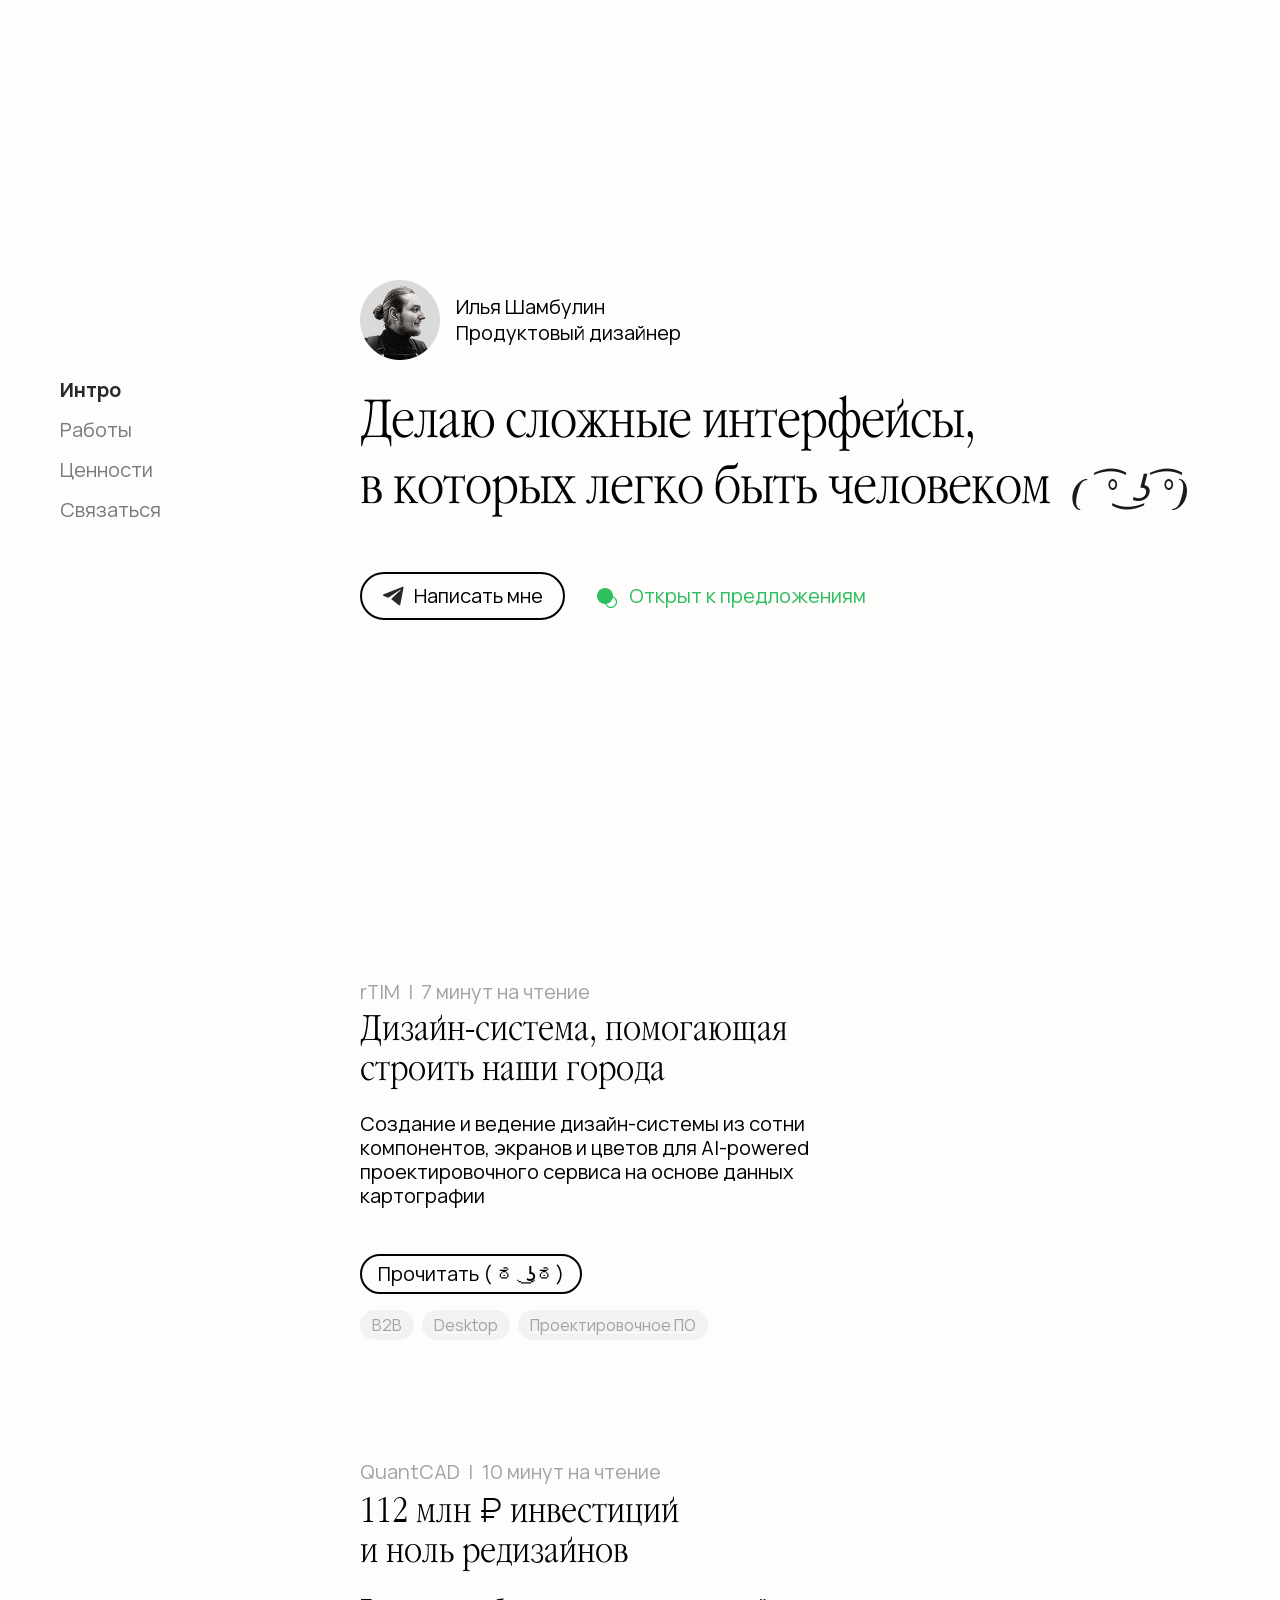
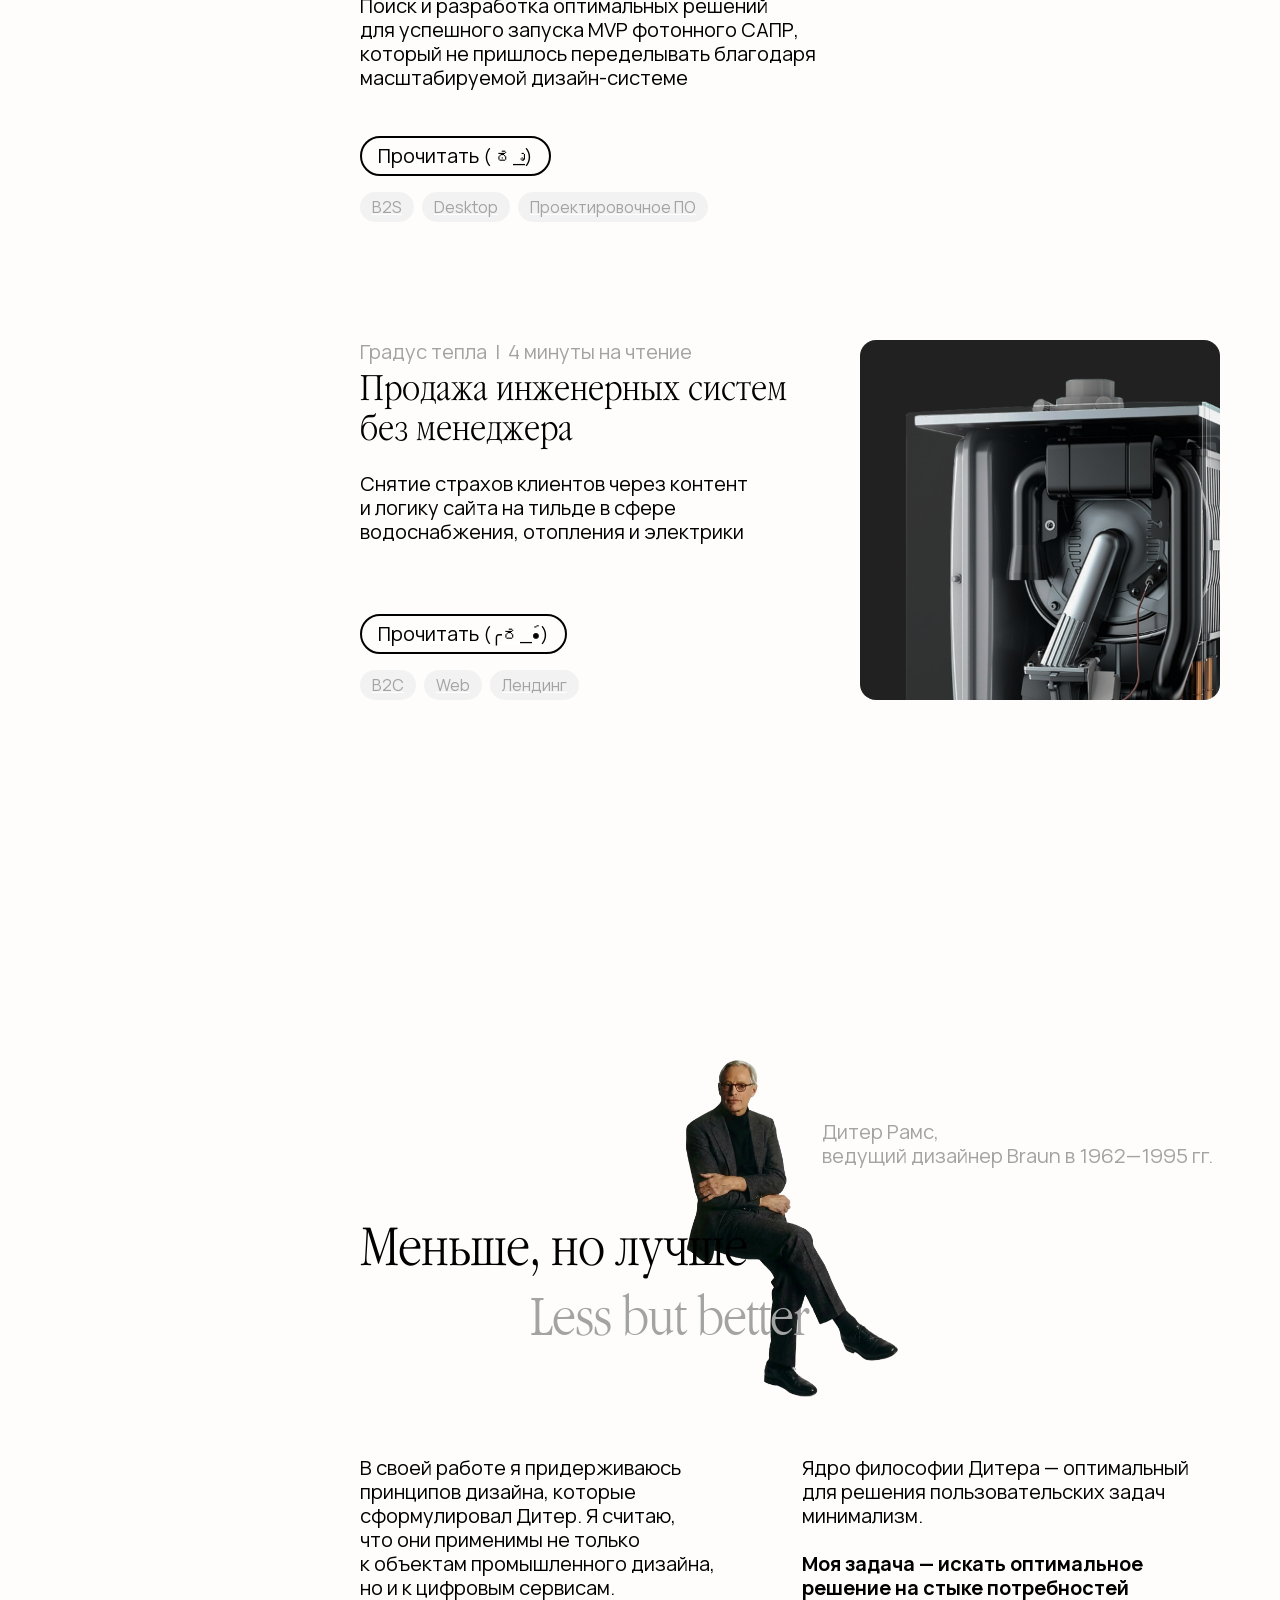
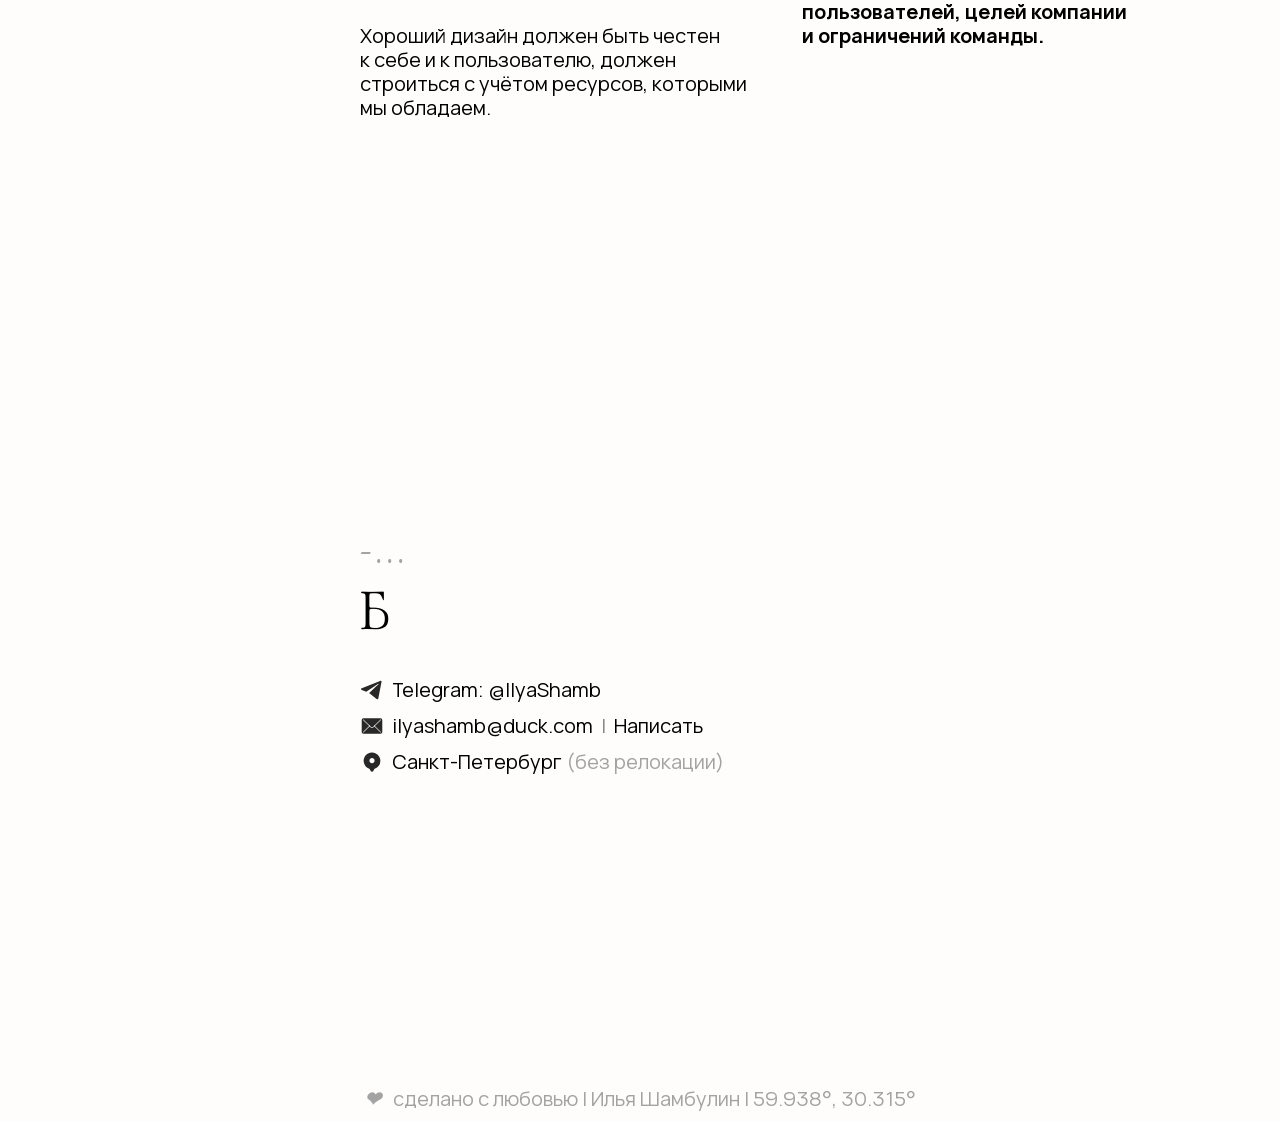
<file: index.html>
<!DOCTYPE html><html lang="ru-RU" data-ws-project="18eab014-7543-48b5-845f-8b65e1f3f7b2" data-ws-version="4285" data-ws-last-published="2026-08-16T21:43:28.795Z"><head><link rel="stylesheet" type="text/css" href="/assets/static/app_generated_index-6937cd5a.Ctr5WUJf.css"><meta charSet="UTF-8"/><meta name="viewport" content="width=device-width,initial-scale=1"/><link rel="icon" href="/assets/avatar_wD6Rh8InQc6aRE7RC56OQ.png"/><link rel="preload" href="/assets/classicrussian_bolditalic_9OGPqjnCWGj2nlQ7H7Hf0.ttf" as="font" crossorigin="anonymous"/><link rel="preload" href="/assets/classicrussian_zdp5-O2AtRqAIZSBXaFfG.ttf" as="font" crossorigin="anonymous"/><link rel="preload" href="/assets/VelaSans-GX_v_5DtQOWyEVeM3bXiqVU8.ttf" as="font" crossorigin="anonymous"/><link rel="preload" href="/assets/classicrussianplain_XXMua8U76VDK3aVS9K5cd.ttf" as="font" crossorigin="anonymous"/><link rel="preload" href="/assets/classicrussian_bold_OxcgvGtvwvAwzeBKwHShq.ttf" as="font" crossorigin="anonymous"/><link rel="preload" href="/assets/VelaSans-Light_0sa8UXgQ8-6hzxlTDA9-d.ttf" as="font" crossorigin="anonymous"/><link rel="preload" href="/assets/classicrussianbolditalic_Dx6Uvg1MAPd5I9fWqqbDJ.ttf" as="font" crossorigin="anonymous"/><link rel="preload" href="/assets/VelaSans-Regular_l1R7RQq8PDNvC935XG6EB.ttf" as="font" crossorigin="anonymous"/><link rel="preload" href="/assets/classicrussian_italic_DydJDyeVNhB8pcziGelwg.ttf" as="font" crossorigin="anonymous"/><link rel="preload" href="/assets/classicrussianitalic_Ve7pfI9u21nFBPocc-GYI.ttf" as="font" crossorigin="anonymous"/><link rel="preload" href="/assets/classicrussianbold_EVyQkBmEr1aB2T3vLyeCJ.ttf" as="font" crossorigin="anonymous"/><meta property="og:url" content="https://url/"/><meta property="og:title" content="Илья Шамбулин | продуктовый дизайнер"/><meta property="og:type" content="website"/><title>Илья Шамбулин | продуктовый дизайнер</title></head><body id="mobile-outer" class="w-element cbgfy19 c1ghyfie cktccy8 c15im3zh cidopjm c1t1ky9i cjgug1y c1hwq8cc c1hbfygp c1axp7bz c5ud6dt cau4eo5 ck0z8ru ck8szcj crjcrep cd3ep79 c1hd41b4 cprehtp cw4l4gu c4yd2mv c1hsj0g3 c1nslhr cl32z19"><div id="mobile-wrapper" class="w-element c5ud6dt ctrqbiw c142cmyk c1bdxy3n c1f6vrps c11f31e3 c1hbfygp c1axp7bz c1hwq8cc c1t1ky9i c18hk7wt cs6kyoq cjgug1y c1aqv6us cvolzx7 cprehtp cw4l4gu c1w0f9rl c1ijy4jg crjcrep c12pndbt c4yd2mv c1hsj0g3 cd3ep79 c1fe9137 c1othdyf c1tlxvpe c19rn999 "><div id="intro" class="w-element c1dt4toh c1t1ky9i c9y978x c14sb83n c5ud6dt c11f31e3 ctdclm5 c15s627d c1hwq8cc ckl92cv cyvmqhh cgdvsya ci6t33 c1ijy4jg crjcrep"><div class="w-element c1t1ky9i c12jobch cn43n1h c1ss0qyd c1bf3gbv cbzgvrn cjgug1y c18tpnkd cs6kyoq c1ghyfie c1y3tvcb ctdclm5 c1lmqsq8 c11f31e3 cseikrj cq6vf2n cknnh12 cbgt5od cnpmm9y c12pndbt cb8zjrt reveal-group"><div class="w-element c1t1ky9i c12jobch cn43n1h c1ss0qyd c1bf3gbv c12z4sws cjgug1y cbgt5od c12pndbt c14mz0w7"><div data-reveal="" class="w-element chqwizw cttdk6k c1t1ky9i c1sesscl c9y978x cs6kyoq cf9kvnj c93layf c9uu1mj c1ghyfie cv9ty0f cefdn9z c9e82x3 ckvhfsb"><div class="w-element ctyqyhg c8lis7b c11f31e3 c1vg1ldp crzsn58"><img class="w-image avatar" alt="Анфас дизайнера" width="80" height="80" sizes="100vw" srcSet="/assets/avatar_wD6Rh8InQc6aRE7RC56OQ.png 16w, /assets/avatar_wD6Rh8InQc6aRE7RC56OQ.png 32w, /assets/avatar_wD6Rh8InQc6aRE7RC56OQ.png 48w, /assets/avatar_wD6Rh8InQc6aRE7RC56OQ.png 64w, /assets/avatar_wD6Rh8InQc6aRE7RC56OQ.png 96w, /assets/avatar_wD6Rh8InQc6aRE7RC56OQ.png 128w, /assets/avatar_wD6Rh8InQc6aRE7RC56OQ.png 256w" src="/assets/avatar_wD6Rh8InQc6aRE7RC56OQ.png" decoding="async" loading="lazy"/></div><h3 class="w-element cbgfy19 c13hwq9p c1yboeqv cfky18h cje2fxc clako7o c5bqngv cee4xb8">Илья Шамбулин<br/><span class="w-element">Продуктовый дизайнер</span></h3></div><h1 data-reveal="" class="w-element cieqqcu c1u5offw clako7o c1vrp7pb c5bqngv c1am9md2 cpllduj c1i78djw c11isikc"><span class="w-element cwnd9p8 c1vrp7pb c1am9md2 cvd9i87 c1vom59 c1kyx2ph c15gucfv">Делаю сложные интерфейсы, <br/>в которых легко быть человеком </span><div class="w-html-embed c15lq6mx c91d8ro c1jcpumz c16z13ob cjs4ars cxq86i1 c385xy3">


    <meta charset="UTF-8">
    <meta name="viewport" content="width=device-width, initial-scale=1.0">
    <title>Интерактивный Каомодзи</title>
    <style>
        body {
            display: flex;
            justify-content: center;
            align-items: center;
            height: 100vh;
            background-color: #f0f2f5;
            margin: 0;
            font-family: Arial, sans-serif;
            user-select: none;
        }

        /* ГЛАВНЫЙ КОНТЕЙНЕР */
        .kaomoji-wrapper {
            position: relative;
            cursor: default;
            display: inline-flex;
            justify-content: center;
            align-items: center;
        }

        /* Контейнер для лица */
        .lenny-face {
            position: relative;
            display: inline-flex;
            align-items: center;
            color: #1a1a1a;
            opacity: 1;
            visibility: visible;
            transition: opacity 0.1s ease, visibility 0.2s;
        }

        /* ТЕКСТ ПРИ НАВЕДЕНИИ */
        .hover-text {
            position: absolute;
            color: #1a1a1a;
            opacity: 0;
            visibility: hidden;
            white-space: nowrap;
            transition: opacity 0.1s ease, visibility 0.2s;
        }

        /* HOVER-ЛОГИКА (Для ПК) */
        .kaomoji-wrapper:hover .lenny-face {
            opacity: 0;
            visibility: hidden;
        }
        .kaomoji-wrapper:hover .hover-text {
            opacity: 1;
            visibility: visible;
        }

        /* ЧИСЛОВЫЕ НАСТРОЙКИ ВЕРСТКИ (Для ПК) */
        .eye-container {
            position: relative;
            display: inline-block;
            width: 32px;  
            height: 38px; 
        }

        .brow {
            position: absolute;
            left: 14px; 
            top: 0px;   
            line-height: 1;
        }

        .pupil {
            position: absolute;
            left: 18px; 
            top: 0px;
            line-height: 1;
            transition: transform 0.05s ease-out;
        }

        .center-space {
            display: inline-block;
            width: 24px; 
            height: 1px;
        }

        .mouth-nose {
            position: absolute;
            left: 56px;  
            top: 0px;   
            line-height: 1;
            white-space: nowrap;
        }

        /* ЖЕСТКАЯ ПОДМЕНА И ОБНУЛЕНИЕ ОТСТУПОВ (до 720px включительно) */
        @media screen and (max-width: 720px), screen and (max-device-width: 720px) {
            /* Полностью вырезаем физическое присутствие элементов */
            .kaomoji-wrapper .lenny-face,
            .kaomoji-wrapper .hover-text,
            .kaomoji-wrapper .lenny-face * {
                display: none !important;
                width: 0 !important;
                height: 0 !important;
                margin: 0 !important;
                padding: 0 !important;
                opacity: 0 !important;
                visibility: hidden !important;
                pointer-events: none !important;
            }

            /* Создаем один чистый текст без промежутков */
            .kaomoji-wrapper::after {
                content: "( ͡° ͜ʖ ͡°)" !important;
                display: inline-block !important;
                font-family: inherit !important;
                font-size: inherit !important;
                color: #1a1a1a !important;
                white-space: nowrap !important;
                position: static !important;
                visibility: visible !important;
                opacity: 1 !important;
                width: auto !important;
                height: auto !important;
            }
        }
    </style>



    <div class="kaomoji-wrapper">
        
        <div class="lenny-face" id="lenny">
            <span>(</span>
            
            <span class="eye-container">
                <span class="brow">͡</span>
                <span class="pupil">°</span>
            </span>
            
            <span class="center-space"></span>
            
            <span class="mouth-nose"> ͜ʖ </span>
            
            <span class="eye-container">
                <span class="brow">͡</span>
                <span class="pupil">°</span>
            </span>
            
            <span>)</span>
        </div>

        <div class="hover-text">( ͡ᵔ ͜ʖ ͡ᵔ)</div>

    </div>
    <script src="./assets/lennyface.js" defer></script>

</div></h1></div><div data-reveal="" class="w-element c1t1ky9i c1sesscl c9y978x cs6kyoq c1bk30av c12z4sws c12pndbt c1gsrl4f ci6t33 c1ijy4jg c1aqeu73 chp7ggd c1edtw69 c1othdyf c1tr8yp7 c1ltr0l6"><a type="button" href="https://t.me/IlyaShamb" class="w-element chqwizw c1dbhjn4 cttdk6k c15tuz05 cic10qx c1i0y4jr c1o1oanr c1uj8myn ctrqbiw ciwe2ci c1yovmgn c1ffxkx7 c75s3ps ciuyspz cw7re8b c1t1ky9i c9y978x c1h3h4ca coo2v9f c1bblol2 crkq6wa clbpz92 c3ntk31 c4ea4e6 cnpmm9y c1uspl8d c1a4g5eq cb7tjgb c11bfe8v c16o0cst c1hoan7r"><img class="w-image cbo0a7t c58loiw c1i0y4jr c1kzg60b c7hi520" alt="" width="24" height="24" sizes="100vw" srcSet="/assets/tg_black_UMqRFE3bOfBt2wZt4HQ1Q.svg 16w, /assets/tg_black_UMqRFE3bOfBt2wZt4HQ1Q.svg 32w, /assets/tg_black_UMqRFE3bOfBt2wZt4HQ1Q.svg 48w" src="/assets/tg_black_UMqRFE3bOfBt2wZt4HQ1Q.svg" decoding="async" loading="lazy"/><span class="w-element cbgfy19 cjmqefl c5bqngv cfky18h c1xb78yf cee4xb8 c1hoan7r cw2v8py">Написать мне</span></a><div class="w-element c1t1ky9i c1sesscl c9y978x cs6kyoq cf9kvnj cdlt2zp c1ghyfie c9uu1mj c13tewi9 ci6t33 c1ijy4jg c12pndbt c14mz0w7 c7565xs"><div class="w-element c1t1ky9i c11f31e3 c1sesscl c1ghyfie c9uu1mj c9y978x c1h3h4ca c12jobch cn43n1h c1ss0qyd c1bf3gbv c93layf ctdclm5 c95fmx9 c1wz28sq"><div class="w-element clh4sgj c5qf0q2 crvcavn ch88x4d c3bqno0 cyevpe8 cnudor3 c1ffxkx7 c75s3ps ciuyspz cw7re8b c11f31e3 cbyw8y2 c1hfv5o0 cv9ty0f cefdn9z"></div><div class="w-element cyevpe8 cnudor3 c1ffxkx7 c75s3ps ciuyspz cw7re8b c11f31e3 cemq7jg clh4sgj ch04zb6 c1bealef cclut8i cu8pon3 c1hfv5o0 pulse-wave
"></div><div class="w-element cyevpe8 cnudor3 c1ffxkx7 c75s3ps ciuyspz cw7re8b c18m3nax clh4sgj c30mykz ch04zb6 c1bealef cclut8i cu8pon3 c1hfv5o0 pulse-wave wave-delayed
"></div><div class="w-html-embed czmkkbm cyevpe8 cnudor3 c1mxnpsi"><style>
@keyframes pulse-ring {
  0% {
    transform: translate(-50%, -50%) scale(1); /* Центрирование + масштаб */
    opacity: 0.8;
  }
  100% {
    transform: translate(-50%, -50%) scale(4); /* Центрирование сохраняется */
    opacity: 0;
  }
}

.pulse-wave {
  display: block !important;
  width: 12px !important; 
  height: 12px !important;
  
  /* Обводка */
  background-color: transparent !important;
  border: 1.5px solid #22c55e !important;
  border-radius: 50% !important;
  
  /* Жесткое позиционирование в центр */
  position: absolute !important;
  top: 50% !important;
  left: 50% !important;
  margin: 0 !important;
  padding: 0 !important;
  
  /* Анимация (медленная - 4 секунды) */
  animation: pulse-ring 4s ease-out infinite !important;
  z-index: 1 !important;
}

.wave-delayed {
  animation-delay: 2s !important;
}
</style>

</div></div><h3 class="w-element cfky18h c15tuz05 c13hwq9p c1ssdpzc cje2fxc clako7o cbgfy19 c5bqngv ch04zb6 c1bealef cclut8i cu8pon3 cee4xb8">Открыт <span class="w-element c1l3s5yg">к предложениям</span></h3></div></div></div></div><div class="w-element c1t1ky9i cjgug1y cjbidmg c1bf3gbv c12pndbt crqzkns"><div id="works" class="w-element c1t1ky9i cjgug1y c1g7k7ti cdqfwys c1u5offw c124mwf6 c1l2fdjr c165raxf"><div id="works" class="w-element cbgt5od c1t1ky9i c1r0i6f5 c11l58ng cxw5uam cmdfsav c1a2eyth c12pndbt c1vrv1r1 cb8zjrt chp7ggd"><div class="w-element c1j8iybi c1t1ky9i cjgug1y cwh5kk cyhpsl7 c12pndbt cb8zjrt chp7ggd"><div class="w-element c1t1ky9i cjgug1y c6p55kh c5uqp3h c1ykdc61 c14mz0w7 c7565xs"><div class="w-element c1t1ky9i cjgug1y c1bblol2 coo2v9f cevpnyh cemext8"><div data-reveal="" class="w-element c1t1ky9i c1sesscl coo2v9f c1bblol2"><h3 class="w-element c5bqngv cfky18h c7ydmfi cje2fxc clako7o cee4xb8">rTIM</h3><h3 class="w-element c5bqngv cfky18h c7ydmfi cje2fxc clako7o cee4xb8">|</h3><h3 class="w-element c5bqngv cfky18h c7ydmfi cje2fxc clako7o cee4xb8">7 минут на чтение</h3></div><h2 data-reveal="" class="w-element chydk8c c1u5offw clako7o c1vrp7pb c5bqngv c1j8iybi c1qi3ah2 c13hwq9p c1e37voh c1n6thg7 c126mgj0 ctjol56 c1r42fpw c1ty5cll c12pndbt">Дизайн-система, помогающая строить <span class="w-element cw2v8py">наши города</span></h2></div><p data-reveal="" class="w-element c5bqngv cfky18h c14yn3m5 cje2fxc clako7o cee4xb8">Создание и ведение дизайн-системы из сотни компонентов, экранов и цветов для AI-powered проектировочного сервиса на основе данных картографии</p></div><div data-reveal="" class="w-element c1t1ky9i cjgug1y cdlt2zp cf9kvnj c14mz0w7 c7565xs"><a type="button" class="w-element chqwizw c1dbhjn4 cttdk6k c15tuz05 cic10qx c1i0y4jr c1o1oanr c1vxr82e c1nw50m c11o1rsj c1dtxm8y c1ffxkx7 c75s3ps ciuyspz cw7re8b c1t1ky9i c9y978x c1h3h4ca coo2v9f c1bblol2 crkq6wa clbpz92 c3ntk31 c4ea4e6 cnpmm9y c9uu1mj c1uspl8d" href="/rtim"><span class="w-element cbgfy19 cjmqefl c5bqngv cfky18h c1xb78yf cee4xb8">Прочитать <span class="w-element">( ಠ ͜ʖಠ)</span></span></a><div class="w-element c1t1ky9i coo2v9f c1bblol2 cemext8 cevpnyh"><a type="button" class="w-element chqwizw c1dbhjn4 cttdk6k c15tuz05 c1qrm8ng c1i0y4jr c1o1oanr cl68b6d c4eebdq c11o1rsj c1dtxm8y c1ffxkx7 c75s3ps ciuyspz cw7re8b c1t1ky9i c9y978x c1h3h4ca coo2v9f c1bblol2 crkq6wa clbpz92 c3ntk31 c4ea4e6 cnpmm9y c9uu1mj c1ibe1yk c1n18ztd cee4xb8" href="#"><span class="w-element cbgfy19 cjmqefl c5bqngv c1ykdc61 c7ydmfi">B2B</span></a><a type="button" aria-current="page" class="w-element chqwizw c1dbhjn4 cttdk6k c15tuz05 c1qrm8ng c1i0y4jr c1o1oanr cl68b6d c4eebdq c11o1rsj c1dtxm8y c1ffxkx7 c75s3ps ciuyspz cw7re8b c1t1ky9i c9y978x c1h3h4ca coo2v9f c1bblol2 crkq6wa clbpz92 c3ntk31 c4ea4e6 cnpmm9y c9uu1mj c1ibe1yk c1n18ztd active" href="/"><span class="w-element cbgfy19 cjmqefl c5bqngv c1ykdc61 c7ydmfi">Desktop<br/></span></a><a type="button" aria-current="page" class="w-element chqwizw c1dbhjn4 cttdk6k c15tuz05 c1qrm8ng c1i0y4jr c1o1oanr cl68b6d c4eebdq c11o1rsj c1dtxm8y c1ffxkx7 c75s3ps ciuyspz cw7re8b c1t1ky9i c9y978x c1h3h4ca coo2v9f c1bblol2 crkq6wa clbpz92 c3ntk31 c4ea4e6 cnpmm9y c9uu1mj c1ibe1yk c1n18ztd active" href="/"><span class="w-element cbgfy19 cjmqefl c5bqngv c1ykdc61 c7ydmfi cee4xb8">Проектировочное ПО</span></a></div></div></div><div data-reveal="" class="w-html-embed c9uu1mj c1ghyfie c1xx4jjy c1plx3me c3gpemq c1nzigw9 cejj1yn c1bdxy3n ccsx6tw cpiyym7 cm3aiw2 c1e341c9 c1vrv1r1"><iframe src="https://kinescope.io/embed/cRDgfb3jn4EdhQTpLdnEGq" allow="autoplay; fullscreen; picture-in-picture; encrypted-media; gyroscope; accelerometer; clipboard-write; screen-wake-lock;" frameborder="0" allowfullscreen width="360" height="360"></iframe></div></div><div id="works" class="w-element cbgt5od c1t1ky9i c1r0i6f5 c11l58ng cxw5uam c1a2eyth c1vrv1r1 c12pndbt cb8zjrt chp7ggd"><div class="w-element c1j8iybi c1t1ky9i cjgug1y cwh5kk cyhpsl7 cb8zjrt chp7ggd"><div class="w-element c1t1ky9i cjgug1y c6p55kh c5uqp3h c1ykdc61 c14mz0w7 c7565xs c12pndbt"><div class="w-element c1t1ky9i cjgug1y c1bblol2 coo2v9f cevpnyh cemext8"><div data-reveal="" class="w-element c1t1ky9i c1sesscl coo2v9f c1bblol2 c12pndbt"><h3 class="w-element c5bqngv cfky18h c7ydmfi cje2fxc clako7o cee4xb8">QuantCAD</h3><h3 class="w-element c5bqngv cfky18h c7ydmfi cje2fxc clako7o cee4xb8">|</h3><h3 class="w-element c5bqngv cfky18h c7ydmfi cje2fxc clako7o cee4xb8">10 минут на чтение</h3></div><h2 data-reveal="" class="w-element chydk8c c1u5offw clako7o c1vrp7pb c5bqngv c1j8iybi c1qi3ah2 c13hwq9p c1e37voh c1n6thg7 c126mgj0 ctjol56 c1r42fpw c1ty5cll c12pndbt">112 млн <span class="w-element chqwizw cxl7cjc cw3msh cm9ljkc">₽</span> инвестиций <br/>и ноль редизайнов</h2></div><p data-reveal="" class="w-element c5bqngv cfky18h c14yn3m5 cje2fxc clako7o cee4xb8 c12pndbt">Поиск и разработка оптимальных решений <br/>для успешного запуска MVP фотонного САПР, который не пришлось переделывать благодаря масштабируемой дизайн-системе</p></div><div data-reveal="" class="w-element c1t1ky9i cjgug1y cdlt2zp cf9kvnj"><a type="button" class="w-element chqwizw c16kw8ic cttdk6k c15tuz05 cic10qx c1i0y4jr c1o1oanr c1vxr82e c1nw50m c11o1rsj c1dtxm8y c1ffxkx7 c75s3ps ciuyspz cw7re8b c1t1ky9i c9y978x c1h3h4ca coo2v9f c1bblol2 crkq6wa clbpz92 c3ntk31 c4ea4e6 cnpmm9y c9uu1mj c1uspl8d" href="/quantcad"><span class="w-element cbgfy19 cjmqefl c5bqngv cfky18h c1xb78yf cee4xb8">Прочитать <span class="w-element c16kw8ic">( ಠ_ృ)</span></span></a><div class="w-element c1t1ky9i coo2v9f c1bblol2"><a type="button" aria-current="page" class="w-element chqwizw c1dbhjn4 cttdk6k c15tuz05 c1qrm8ng c1i0y4jr c1o1oanr cl68b6d c4eebdq c11o1rsj c1dtxm8y c1ffxkx7 c75s3ps ciuyspz cw7re8b c1t1ky9i c9y978x c1h3h4ca coo2v9f c1bblol2 crkq6wa clbpz92 c3ntk31 c4ea4e6 cnpmm9y c9uu1mj c1ibe1yk c1n18ztd active" href="/"><span class="w-element cbgfy19 cjmqefl c5bqngv c1ykdc61 c7ydmfi">B2S</span></a><a type="button" aria-current="page" class="w-element chqwizw c1dbhjn4 cttdk6k c15tuz05 c1qrm8ng c1i0y4jr c1o1oanr cl68b6d c4eebdq c11o1rsj c1dtxm8y c1ffxkx7 c75s3ps ciuyspz cw7re8b c1t1ky9i c9y978x c1h3h4ca coo2v9f c1bblol2 crkq6wa clbpz92 c3ntk31 c4ea4e6 cnpmm9y c9uu1mj c1ibe1yk c1n18ztd active" href="/"><span class="w-element cbgfy19 cjmqefl c5bqngv c1ykdc61 c7ydmfi">Desktop<br/></span></a><a type="button" aria-current="page" class="w-element chqwizw c1dbhjn4 cttdk6k c15tuz05 c1qrm8ng c1i0y4jr c1o1oanr cl68b6d c4eebdq c11o1rsj c1dtxm8y c1ffxkx7 c75s3ps ciuyspz cw7re8b c1t1ky9i c9y978x c1h3h4ca coo2v9f c1bblol2 crkq6wa clbpz92 c3ntk31 c4ea4e6 cnpmm9y c9uu1mj c1ibe1yk c1n18ztd cee4xb8 active" href="/"><span class="w-element cbgfy19 cjmqefl c5bqngv c1ykdc61 c7ydmfi">Проектировочное ПО</span></a></div></div></div><div data-reveal="" class="w-html-embed c9uu1mj c1ghyfie c1xx4jjy c1plx3me c3gpemq c1nzigw9 cejj1yn c1bdxy3n ccsx6tw cpiyym7 cm3aiw2 c1e341c9"><div style="width: 360px; height: 360px; overflow: hidden; position: relative; border-radius: 16px; transform: translateZ(0); -webkit-mask-image: -webkit-radial-gradient(white, black);">
  <iframe src="https://kinescope.io/embed/txtkvuNb88DndtBW3jGeCd" 
          allow="autoplay; fullscreen; picture-in-picture; encrypted-media; gyroscope; accelerometer; clipboard-write; screen-wake-lock;" 
          frameborder="0" 
          allowfullscreen 
          style="position: absolute; width: 102%; height: 102%; top: -1%; left: -1%;">
  </iframe>
</div></div></div><div id="works" class="w-element cbgt5od c1t1ky9i c1r0i6f5 c11l58ng cxw5uam c1a2eyth c1vrv1r1 c12pndbt cb8zjrt chp7ggd"><div class="w-element c1j8iybi c1t1ky9i cjgug1y c1knwxb8 c1ca2x0x cb8zjrt chp7ggd c12pndbt"><div class="w-element c1t1ky9i cjgug1y c6p55kh c5uqp3h c1ykdc61 c14mz0w7 c7565xs"><div class="w-element c1t1ky9i cjgug1y c1bblol2 coo2v9f cevpnyh cemext8"><div data-reveal="" class="w-element c1t1ky9i c1sesscl coo2v9f c1bblol2 c12pndbt"><h3 class="w-element c5bqngv cfky18h c7ydmfi cje2fxc clako7o cee4xb8">Градус тепла</h3><h3 class="w-element c5bqngv cfky18h c7ydmfi cje2fxc clako7o cee4xb8">|</h3><h3 class="w-element c5bqngv cfky18h c7ydmfi cje2fxc clako7o cee4xb8">4 минуты на чтение</h3></div><h2 data-reveal="" class="w-element chydk8c c1u5offw clako7o c1vrp7pb c5bqngv c1j8iybi c1qi3ah2 c13hwq9p c1e37voh c1n6thg7 c126mgj0 ctjol56 c1r42fpw c1ty5cll c12pndbt">Продажа инженерных <span class="w-element">систем</span> <span class="w-element cw2v8py">без </span>менеджера</h2></div><p data-reveal="" class="w-element c5bqngv cfky18h c14yn3m5 cje2fxc clako7o cee4xb8">Снятие страхов клиентов через контент <br/>и логику сайта на тильде в сфере водоснабжения, отопления и электрики</p></div><div data-reveal="" class="w-element c1t1ky9i cjgug1y cdlt2zp cf9kvnj"><a type="button" class="w-element chqwizw c1dbhjn4 cttdk6k c15tuz05 cic10qx c1i0y4jr c1o1oanr c1vxr82e c1nw50m c11o1rsj c1dtxm8y c1ffxkx7 c75s3ps ciuyspz cw7re8b c1t1ky9i c9y978x c1h3h4ca coo2v9f c1bblol2 crkq6wa clbpz92 c3ntk31 c4ea4e6 cnpmm9y c9uu1mj c1uspl8d" href="/gradus"><span class="w-element cbgfy19 cjmqefl c5bqngv cfky18h c1xb78yf cee4xb8">Прочитать <span class="w-element c16kw8ic">(╭ರ_•́)</span></span></a><div class="w-element c1t1ky9i coo2v9f c1bblol2"><a type="button" aria-current="page" class="w-element chqwizw c1dbhjn4 cttdk6k c15tuz05 c1qrm8ng c1i0y4jr c1o1oanr cl68b6d c4eebdq c11o1rsj c1dtxm8y c1ffxkx7 c75s3ps ciuyspz cw7re8b c1t1ky9i c9y978x c1h3h4ca coo2v9f c1bblol2 crkq6wa clbpz92 c3ntk31 c4ea4e6 cnpmm9y c9uu1mj c1ibe1yk c1n18ztd active" href="/"><span class="w-element cbgfy19 cjmqefl c5bqngv c1ykdc61 c7ydmfi">B2С</span></a><a type="button" aria-current="page" class="w-element chqwizw c1dbhjn4 cttdk6k c15tuz05 c1qrm8ng c1i0y4jr c1o1oanr cl68b6d c4eebdq c11o1rsj c1dtxm8y c1ffxkx7 c75s3ps ciuyspz cw7re8b c1t1ky9i c9y978x c1h3h4ca coo2v9f c1bblol2 crkq6wa clbpz92 c3ntk31 c4ea4e6 cnpmm9y c9uu1mj c1ibe1yk c1n18ztd active" href="/"><span class="w-element cbgfy19 cjmqefl c5bqngv c1ykdc61 c7ydmfi">Web</span></a><a type="button" aria-current="page" class="w-element chqwizw c1dbhjn4 cttdk6k c15tuz05 c1qrm8ng c1i0y4jr c1o1oanr cl68b6d c4eebdq c11o1rsj c1dtxm8y c1ffxkx7 c75s3ps ciuyspz cw7re8b c1t1ky9i c9y978x c1h3h4ca coo2v9f c1bblol2 crkq6wa clbpz92 c3ntk31 c4ea4e6 cnpmm9y c9uu1mj c1ibe1yk c1n18ztd active" href="/"><span class="w-element cbgfy19 cjmqefl c5bqngv c1ykdc61 c7ydmfi">Лендинг</span></a></div></div></div><img data-reveal="" class="w-image cutvrtt cxw5uam cqho5js c2f9ju c1rjy4ay c1fwvg4j" alt="" width="1080" sizes="100vw" srcSet="/assets/Frame_952_1_WnhbWSJFHj14ubNz9wNwG.png 16w, /assets/Frame_952_1_WnhbWSJFHj14ubNz9wNwG.png 32w, /assets/Frame_952_1_WnhbWSJFHj14ubNz9wNwG.png 48w, /assets/Frame_952_1_WnhbWSJFHj14ubNz9wNwG.png 64w, /assets/Frame_952_1_WnhbWSJFHj14ubNz9wNwG.png 96w, /assets/Frame_952_1_WnhbWSJFHj14ubNz9wNwG.png 128w, /assets/Frame_952_1_WnhbWSJFHj14ubNz9wNwG.png 256w, /assets/Frame_952_1_WnhbWSJFHj14ubNz9wNwG.png 384w, /assets/Frame_952_1_WnhbWSJFHj14ubNz9wNwG.png 640w, /assets/Frame_952_1_WnhbWSJFHj14ubNz9wNwG.png 750w, /assets/Frame_952_1_WnhbWSJFHj14ubNz9wNwG.png 828w, /assets/Frame_952_1_WnhbWSJFHj14ubNz9wNwG.png 1080w, /assets/Frame_952_1_WnhbWSJFHj14ubNz9wNwG.png 1200w, /assets/Frame_952_1_WnhbWSJFHj14ubNz9wNwG.png 1920w, /assets/Frame_952_1_WnhbWSJFHj14ubNz9wNwG.png 2048w, /assets/Frame_952_1_WnhbWSJFHj14ubNz9wNwG.png 3840w" src="/assets/Frame_952_1_WnhbWSJFHj14ubNz9wNwG.png" decoding="async" loading="lazy"/></div></div><div class="w-element c1t1ky9i cjgug1y c1aqv6us cvolzx7 cbgt5od c12pndbt"><div class="w-element cpiyym7 c12jobch cn43n1h c1ss0qyd c1bf3gbv cbzgvrn cjgug1y c18tpnkd cs6kyoq c1ghyfie c1y3tvcb ctdclm5 c1lmqsq8 c11f31e3 cseikrj cq6vf2n cknnh12 cbgt5od cnpmm9y c12pndbt reveal-group"><p data-reveal="" class="w-element cfky18h c7ydmfi c9uu1mj c77vzf0 c95fmx9 cq36l5o cee4xb8 c4yd2mv ctoijep c1lpisp4">Дитер Рамс,<br/>ведущий дизайнер Braun в 1962—1995 гг.</p><img id="values" data-reveal="" class="w-image c118z8uz czmkkbm c130qndo c1i9caxv cmdfsav c7mhib2 c1qiu0zo c72uy8b c1xd9zji" alt="" width="840" height="1297" sizes="100vw" srcSet="/assets/Dieter_maqpcP_tNIBJlBxB4Qn7j.png 16w, /assets/Dieter_maqpcP_tNIBJlBxB4Qn7j.png 32w, /assets/Dieter_maqpcP_tNIBJlBxB4Qn7j.png 48w, /assets/Dieter_maqpcP_tNIBJlBxB4Qn7j.png 64w, /assets/Dieter_maqpcP_tNIBJlBxB4Qn7j.png 96w, /assets/Dieter_maqpcP_tNIBJlBxB4Qn7j.png 128w, /assets/Dieter_maqpcP_tNIBJlBxB4Qn7j.png 256w, /assets/Dieter_maqpcP_tNIBJlBxB4Qn7j.png 384w, /assets/Dieter_maqpcP_tNIBJlBxB4Qn7j.png 640w, /assets/Dieter_maqpcP_tNIBJlBxB4Qn7j.png 750w, /assets/Dieter_maqpcP_tNIBJlBxB4Qn7j.png 828w, /assets/Dieter_maqpcP_tNIBJlBxB4Qn7j.png 1080w, /assets/Dieter_maqpcP_tNIBJlBxB4Qn7j.png 1200w, /assets/Dieter_maqpcP_tNIBJlBxB4Qn7j.png 1920w" src="/assets/Dieter_maqpcP_tNIBJlBxB4Qn7j.png" decoding="async" loading="lazy"/><div class="w-element c1t1ky9i c12jobch cn43n1h c1ss0qyd c1bf3gbv cdtgyqe cjgug1y cbgt5od"><h1 data-reveal="" class="w-element cieqqcu c1u5offw clako7o c1vrp7pb c5bqngv c1am9md2 cpllduj c1i78djw cvd9i87"><span class="w-element cwnd9p8 c1vrp7pb cvd9i87">Меньше, но лучше</span></h1><h1 data-reveal="" class="w-element cieqqcu c1u5offw clako7o c1vrp7pb c5bqngv c1am9md2 cpllduj c1i78djw c6t2nsr cvd9i87 c12pndbt c8c86py"><span class="w-element cwnd9p8 c1vrp7pb c7ydmfi c11f31e3 cvd9i87">Less but better</span></h1></div></div><div class="w-element clkz3ry c12jobch c1rympy0 c1ss0qyd c1bulgx4 coft08o c1ghyfie cbgt5od c18tpnkd cs6kyoq c12qkanr cq35n2q cn84w8l c1ltr0l6 ctn2de2 c1aqeu73 c14ytmqd"><p data-reveal="" class="w-element cfky18h c1am9md2 c1753p6u cpfk4kc c1iy9oo1 c1d8lgv3 c2442mf c76l1yu c12pndbt cee4xb8">В своей работе я придерживаюсь принципов дизайна, которые сформулировал Дитер. Я считаю, что они применимы не только <br/>к объектам промышленного дизайна, но и к цифровым сервисам.<br/><br/>Хороший дизайн должен быть честен к себе и к пользователю, должен строиться с учётом ресурсов, которыми мы обладаем.</p><p data-reveal="" class="w-element cfky18h c1am9md2 c2442mf cee4xb8 c12pndbt">Ядро философии Дитера — оптимальный для решения пользовательских задач минимализм.<br/><br/><b class="w-element">Моя задача — искать оптимальное решение на стыке потребностей пользователей, целей компании и ограничений команды.</b></p></div></div></div><div class="w-element c1t1ky9i cjgug1y czl8c44 c6p55kh c5uqp3h c18tpnkd c1h3h4ca c1bdxy3n czr15qi c12pndbt reveal-group"><h1 data-reveal="" id="contact" class="w-element cieqqcu c1u5offw clako7o c1vrp7pb c5bqngv cbgt5od cpllduj c1i78djw c1t1ky9i cjgug1y cdlt2zp cf9kvnj c1ghyfie c18tpnkd c1h3h4ca c1wz28sq"><span data-reveal="" class="w-element cwnd9p8 c1vrp7pb cbgt5od cvqwz5o cic10qx c12pndbt cvd9i87 typewriter-morse">Будем на связи</span></h1><div class="w-element c1t1ky9i cjgug1y c1bblol2 coo2v9f c12pndbt"><div data-reveal="" class="w-element c1t1ky9i c9y978x cs6kyoq coo2v9f c1bblol2 cfky18h c12pndbt"><img class="w-image cbo0a7t" alt="" width="24" height="24" sizes="100vw" srcSet="/assets/tg_black_UMqRFE3bOfBt2wZt4HQ1Q.svg 16w, /assets/tg_black_UMqRFE3bOfBt2wZt4HQ1Q.svg 32w, /assets/tg_black_UMqRFE3bOfBt2wZt4HQ1Q.svg 48w" src="/assets/tg_black_UMqRFE3bOfBt2wZt4HQ1Q.svg" decoding="async" loading="lazy"/><a href="https://t.me/IlyaShamb" class="w-element c13to7nf cfky18h c15tuz05 c1vcftj7 c1xb78yf cbgfy19 c1ioryru">Telegram: @IlyaShamb</a></div><div data-reveal="" class="w-element c1t1ky9i c9y978x cs6kyoq coo2v9f c1bblol2 c12pndbt"><img class="w-image cbo0a7t" alt="" width="28" height="28" sizes="100vw" srcSet="/assets/mail_sX_tTpvUK3BjEj_cG_KR2.svg 16w, /assets/mail_sX_tTpvUK3BjEj_cG_KR2.svg 32w, /assets/mail_sX_tTpvUK3BjEj_cG_KR2.svg 48w, /assets/mail_sX_tTpvUK3BjEj_cG_KR2.svg 64w" src="/assets/mail_sX_tTpvUK3BjEj_cG_KR2.svg" decoding="async" loading="lazy"/><div class="w-html-embed c15tuz05 cfky18h c1vcftj7 cbgfy19"><div class="email-widget">
  <span class="copy-text" id="copyTextBtn" data-copy="ilyashamb@duck.com">
    <span class="copy-original">ilyashamb@duck.com</span>
    <span class="copy-feedback">Скопировано (°◡°♡)</span>
  </span>
  <span class="divider">|</span>
  <a class="mail-link" href="mailto:ilyashamb@duck.com?subject=Предложение%20по%20работе&body=Привет!%20Хочу%20предложить%20сотрудничество,%20когда%20будет%20удобно%20созвониться%20для%20обсуждения%20деталей?">
    Написать
  </a>
</div>

<style>
.email-widget {
  display: inline-flex;
  align-items: center;
  gap: 8px;
  font-family: inherit;
}

.copy-text {
  cursor: pointer;
  position: relative;
  display: inline-block;
  user-select: none;
  transition: opacity 0.2s ease;
}

.copy-text:hover {
  opacity: 0.7;
}

.copy-original {
  display: inline-block;
}

.copy-feedback {
  display: none;
  color: #2e7d32;
  font-weight: 500;
}

.copy-text.copied .copy-original {
  display: none;
}

.copy-text.copied .copy-feedback {
  display: inline-block;
}

.divider {
  color: #888;
}

.mail-link {
  color: inherit;
  text-decoration: none; /* Убрано подчёркивание */
  font-weight: normal;   /* Обычный жирность текста */
  transition: opacity 0.2s ease;
}

.mail-link:hover {
  opacity: 0.7;
}
</style>

<script src="./assets/mail-copy.js" defer></script></div></div><div data-reveal="" class="w-element c1t1ky9i c9y978x cs6kyoq coo2v9f c1bblol2 c12pndbt"><img class="w-image cbo0a7t" alt="" width="28" height="28" sizes="100vw" srcSet="/assets/Pin_PMqRZ83VWm5uBT3v-6RJE.svg 16w, /assets/Pin_PMqRZ83VWm5uBT3v-6RJE.svg 32w, /assets/Pin_PMqRZ83VWm5uBT3v-6RJE.svg 48w, /assets/Pin_PMqRZ83VWm5uBT3v-6RJE.svg 64w" src="/assets/Pin_PMqRZ83VWm5uBT3v-6RJE.svg" decoding="async" loading="lazy"/><h2 data-reveal="" class="w-element cfky18h c1u5offw clako7o cbgfy19 c5bqngv cgxs7b2 c15tuz05 c13hwq9p c1e37voh c1n6thg7 c126mgj0 ctjol56 c1r42fpw cw2v8py">Санкт-Петербург <span class="w-element c7ydmfi">(без релокации)</span></h2></div></div></div><div class="w-element c1vs0y4n c1jtgw1l c1a3xdoe c1t1ky9i cjgug1y c1bblol2 coo2v9f ctdclm5 c17ed0gl c9uu1mj crccz8s c1ghyfie menu-sidebar
"><a class="w-element c13to7nf cfky18h c5bqngv c7ydmfi cnpmm9y menu-link
" href="#intro">Интро</a><a class="w-element c13to7nf cfky18h c5bqngv c7ydmfi cnpmm9y menu-link
" href="#works">Работы</a><a class="w-element c13to7nf cfky18h c5bqngv c7ydmfi cnpmm9y menu-link
" href="#values">Ценности</a><a class="w-element c13to7nf cfky18h c5bqngv c7ydmfi cnpmm9y menu-link
" href="#contact">Связаться</a><div class="w-html-embed c1mxnpsi"><style>
  /* =========================================================
     БАЗОВОЕ ПОВЕДЕНИЕ
     ========================================================= */

  html {
    scroll-behavior: auto;
  }

  /* =========================================================
     SIDEBAR MENU — DESKTOP
     ========================================================= */

  .menu-sidebar {
    position: fixed !important;
    top: 50% !important;
    left: calc(50% - 600px + 20px) !important;

    height: auto !important;
    min-height: 0 !important;
    width: auto !important;

    transform: translateY(-50%) !important;

    margin: 0 !important;
    padding: 0 !important;

    display: flex !important;
    flex-direction: column !important;

    gap: 16px !important;

    z-index: 9999 !important;

    align-items: flex-start !important;
    justify-content: center !important;

    transition:
      transform 0.3s ease,
      opacity 0.3s ease;
  }

  /* =========================================================
     LINKS
     ========================================================= */

  .menu-link,
  .menu-link:visited,
  .menu-link:hover,
  .menu-link:focus {
    text-decoration: none !important;
    color: #7A7A7A;

    transition: color 0.2s ease;
  }

  .menu-link:hover {
    color: #505050 !important;
  }

  .menu-link.active {
    color: #282828 !important;
    font-weight: bold !important;
  }

  /* =========================================================
     ANCHOR OFFSET
     ========================================================= */

  section {
    scroll-margin-top: 80px;
  }

  /* =========================================================
     BURGER
     ========================================================= */

  .dynamic-burger-btn {
    display: none !important;

    position: fixed !important;

    top: 12px !important;
    left: 8px !important;

    z-index: 2147483647 !important;

    width: 40px !important;
    height: 40px !important;

    background: #ffffff !important;

    border: 1px solid #a3a3a3 !important;
    border-radius: 8px !important;

    cursor: pointer !important;

    padding: 8px !important;

    box-shadow:
      0 2px 8px rgba(0, 0, 0, 0.08) !important;

    flex-direction: column !important;
    justify-content: space-around !important;
    align-items: center !important;

    box-sizing: border-box !important;
  }

  .dynamic-burger-btn span {
    display: block !important;

    width: 100% !important;
    height: 2px !important;

    background-color: #282828 !important;

    border-radius: 2px !important;

    transition: all 0.3s ease !important;
  }

  /* =========================================================
     BURGER → CROSS
     ========================================================= */

  .dynamic-burger-btn.active span:nth-child(1) {
    transform:
      translateY(7px)
      rotate(45deg) !important;
  }

  .dynamic-burger-btn.active span:nth-child(2) {
    opacity: 0 !important;
  }

  .dynamic-burger-btn.active span:nth-child(3) {
    transform:
      translateY(-7px)
      rotate(-45deg) !important;
  }

  /* =========================================================
     RESPONSIVE
     ========================================================= */

  @media (max-width: 1240px) {

    .menu-sidebar {
      left: 20px !important;
    }

  }

  /* =========================================================
     MOBILE
     ========================================================= */

  @media (max-width: 800px) {

    .dynamic-burger-btn {
      display: flex !important;
    }

    .menu-sidebar {

      top: 0 !important;
      left: 0 !important;
      right: 0 !important;
      bottom: 0 !important;

      width: 100vw !important;
      height: 100vh !important;

      background-color: #fefdfb !important;

      padding:
        80px
        8px
        40px
        8px !important;

      box-sizing: border-box !important;

      align-items: center !important;
      justify-content: center !important;

      text-align: center !important;

      gap: 28px !important;

      z-index: 2147483646 !important;

      opacity: 0 !important;
      visibility: hidden !important;
      pointer-events: none !important;

      transform: scale(0.98) !important;

      transition:
        opacity 0.25s ease,
        transform 0.25s ease,
        visibility 0.25s ease !important;
    }

    .menu-sidebar.open {

      opacity: 1 !important;

      visibility: visible !important;

      pointer-events: auto !important;

      transform: scale(1) !important;
    }

    .menu-link {
      font-size: 22px !important;
      text-align: center !important;
    }

  }
</style>


<script>
document.addEventListener('DOMContentLoaded', () => {

  /* =========================================================
     SCROLL MANAGEMENT
     ========================================================= */

  if ('scrollRestoration' in history) {
    history.scrollRestoration = 'manual';
  }


  /* =========================================================
     PATH
     ========================================================= */

  const normalizePath = (path) => {

    const normalized =
      path.replace(/\/+$/, '');

    return normalized || '/';
  };


  const currentPath =
    normalizePath(
      window.location.pathname
    );


  const HOME_PATH = '/';

  const isHomePage =
    currentPath === HOME_PATH;


  /* =========================================================
     HOME SCROLL STORAGE KEY
     ========================================================= */

  const HOME_SCROLL_KEY =
    'homeScrollPosition';


  /* =========================================================
     SAVE HOME POSITION
     
     Сохраняем ПОСТОЯННО во время скролла.
     ========================================================= */

  let saveScrollTimer = null;

  const saveHomeScrollPosition = () => {

    if (!isHomePage) {
      return;
    }

    clearTimeout(saveScrollTimer);

    saveScrollTimer = setTimeout(() => {

      sessionStorage.setItem(
        HOME_SCROLL_KEY,
        String(window.scrollY)
      );

    }, 80);
  };


  /* =========================================================
     LISTENER SCROLL
     ========================================================= */

  if (isHomePage) {

    window.addEventListener(
      'scroll',
      saveHomeScrollPosition,
      {
        passive: true
      }
    );

  }


  /* =========================================================
     INITIAL SCROLL
     ========================================================= */

  const restorePageScroll = () => {

    /*
     * Если URL содержит hash:
     *
     * /#works
     *
     * ничего не делаем.
     *
     * Браузер сам должен перейти
     * к нужному элементу.
     */

    if (window.location.hash) {
      return;
    }


    /* =====================================================
       HOME
       ===================================================== */

    if (isHomePage) {

      const savedPosition =
        sessionStorage.getItem(
          HOME_SCROLL_KEY
        );


      /*
       * Есть сохранённая позиция
       */

      if (savedPosition !== null) {

        const position =
          parseInt(
            savedPosition,
            10
          );


        /*
         * Два requestAnimationFrame:
         *
         * 1. ждём первый layout
         * 2. ждём окончательный layout
         */

        requestAnimationFrame(() => {

          requestAnimationFrame(() => {

            window.scrollTo({

              top: position,

              left: 0,

              behavior: 'instant'

            });

          });

        });

      }

      /*
       * Если сохранённой позиции нет,
       * ничего не делаем.
       *
       * Браузер уже находится в начале страницы.
       */

      return;
    }


    /* =====================================================
       OTHER PAGES
       ===================================================== */

    window.scrollTo({

      top: 0,

      left: 0,

      behavior: 'instant'

    });

  };


  restorePageScroll();


  /* =========================================================
     SAVE BEFORE LEAVING
     
     Дополнительная страховка.
     Основное сохранение происходит через scroll listener.
     ========================================================= */

  window.addEventListener(
    'beforeunload',
    () => {

      saveHomeScrollPosition();

    }
  );


  /* =========================================================
     BURGER
     ========================================================= */

  let burgerBtn =
    document.querySelector(
      '.dynamic-burger-btn'
    );


  if (!burgerBtn) {

    burgerBtn =
      document.createElement('div');

    burgerBtn.className =
      'dynamic-burger-btn';

    burgerBtn.setAttribute(
      'role',
      'button'
    );

    burgerBtn.setAttribute(
      'aria-label',
      'Открыть меню'
    );

    burgerBtn.innerHTML =
      '<span></span><span></span><span></span>';

    document.body.appendChild(
      burgerBtn
    );

  }


  /* =========================================================
     SECTIONS
     
     =========================================================

     ДЛЯ СТРАНИЦЫ С:

     #about
     #target
     #solution
     #result
     #grow

     оставляем этот вариант.

     НА ГЛАВНОЙ заменить на:

     intro
     works
     values
     contact
     ========================================================= */

const sections = [
  document.getElementById('intro'),
  document.getElementById('works'),
  document.getElementById('values'),
  document.getElementById('contact')
].filter(Boolean);


  /* =========================================================
     MENU ELEMENTS
     ========================================================= */

  const links =
    document.querySelectorAll(
      '.menu-link'
    );


  const sidebar =
    document.querySelector(
      '.menu-sidebar'
    );


  /* =========================================================
     MANUAL SCROLL STATE
     ========================================================= */

  let isManualScrolling = false;

  let scrollEndFallbackTimer =
    null;


  /* =========================================================
     TOGGLE MENU
     ========================================================= */

  const toggleMenu = (show) => {

    if (!sidebar) {
      return;
    }


    const isOpening =
      show !== undefined
        ? show
        : !sidebar.classList.contains(
            'open'
          );


    sidebar.classList.toggle(
      'open',
      isOpening
    );


    burgerBtn.classList.toggle(
      'active',
      isOpening
    );

  };


  /* =========================================================
     BURGER CLICK
     ========================================================= */

  burgerBtn.addEventListener(
    'click',
    (e) => {

      e.preventDefault();

      e.stopPropagation();

      toggleMenu();

    }
  );


  /* =========================================================
     ACTIVE LINK
     ========================================================= */

  const setActiveLink =
    (targetId) => {

      links.forEach(
        (link) => {

          const href =
            link.getAttribute(
              'href'
            );


          if (
            href ===
            `#${targetId}`
          ) {

            link.classList.add(
              'active'
            );

          } else {

            link.classList.remove(
              'active'
            );

          }

        }
      );

    };


  /* =========================================================
     RESET MANUAL SCROLL
     ========================================================= */

  const resetManualScroll =
    () => {

      isManualScrolling =
        false;


      clearTimeout(
        scrollEndFallbackTimer
      );


      window.removeEventListener(
        'scrollend',
        resetManualScroll
      );

    };


  /* =========================================================
     INTERSECTION OBSERVER
     ========================================================= */

  const observer =
    new IntersectionObserver(

      (entries) => {

        if (
          isManualScrolling
        ) {
          return;
        }


        entries.forEach(
          (entry) => {

            if (
              entry.isIntersecting
            ) {

              setActiveLink(
                entry.target.id
              );

            }

          }
        );

      },

      {
        rootMargin:
          '-45% 0px -45% 0px',

        threshold: 0

      }

    );


  sections.forEach(
    (section) => {

      observer.observe(
        section
      );

    }
  );


  /* =========================================================
     MENU LINKS
     ========================================================= */

  links.forEach(
    (link) => {

      link.addEventListener(
        'click',
        (e) => {

          const href =
            link.getAttribute(
              'href'
            );


          if (!href) {
            return;
          }


          /* =================================================
             CURRENT PAGE ANCHOR

             #about
             #target
             #solution
             #result
             #grow
             ================================================= */

          if (
            href.startsWith('#')
          ) {

            e.preventDefault();

            e.stopPropagation();


            const targetId =
              href.substring(1);


            const targetSection =
              document.getElementById(
                targetId
              );


            toggleMenu(false);


            if (!targetSection) {
              return;
            }


            isManualScrolling =
              true;


            setActiveLink(
              targetId
            );


            window.removeEventListener(
              'scrollend',
              resetManualScroll
            );


            clearTimeout(
              scrollEndFallbackTimer
            );


            /* =============================================
               CALCULATE POSITION
               ============================================= */

            const elementPosition =
              targetSection
                .getBoundingClientRect()
                .top +
              window.pageYOffset;


            const offsetPosition =
              elementPosition - 80;


            /* =============================================
               SMOOTH SCROLL
               ============================================= */

            window.scrollTo({

              top:
                offsetPosition,

              left: 0,

              behavior:
                'smooth'

            });


            /* =============================================
               SCROLL END
               ============================================= */

            window.addEventListener(

              'scrollend',

              resetManualScroll,

              {
                once: true
              }

            );


            /* =============================================
               FALLBACK
               ============================================= */

            scrollEndFallbackTimer =
              setTimeout(

                () => {

                  resetManualScroll();

                },

                1000

              );


            return;
          }


          /* =================================================
             OTHER PAGE

             Например:

             /
             /about/
             /services/

             Не делаем preventDefault.

             Браузер выполняет обычную
             навигацию.
             ================================================= */

          toggleMenu(false);

        }
      );

    }
  );

});
</script></div></div><div class="w-html-embed"><style>
  /* Базовые стили для элементов с классом .reveal или атрибутом [data-reveal] */
  .reveal,
  [data-reveal] {
    opacity: 0;
    transform: translateY(28px);
    filter: blur(4px);
    transition: 
      opacity 1.2s cubic-bezier(0.16, 1, 0.3, 1),
      transform 0.7s cubic-bezier(0.16, 1, 0.3, 1),
      filter 1.2s cubic-bezier(0.16, 1, 0.3, 1);
    transition-delay: var(--delay, 0s);
    will-change: opacity, transform, filter;
  }

  /* Состояние после появления */
  .reveal.is-visible,
  [data-reveal].is-visible {
    opacity: 1;
    transform: translateY(0);
    filter: blur(0);
  }

  /* Отключение анимации при системных настройках уменьшения движения */
  @media (prefers-reduced-motion: reduce) {
    .reveal,
    [data-reveal] {
      transition: none !important;
      opacity: 1 !important;
      transform: none !important;
      filter: none !important;
    }
  }
</style>

<script>
  (function () {
    const initScrollReveal = () => {
      // 1. Автоматический расчет задержки (--delay) для элементов внутри контейнеров-групп
      const groups = document.querySelectorAll('.reveal-group, [data-reveal-group]');
      groups.forEach((group) => {
        const items = group.querySelectorAll('.reveal, [data-reveal]');
        items.forEach((item, index) => {
          if (!item.style.getPropertyValue('--delay')) {
            item.style.setProperty('--delay', `${index * 0.08}s`);
          }
        });
      });

      // 2. Инициализация Observer
      const observerOptions = {
        root: null,
        rootMargin: '0px 0px -50px 0px',
        threshold: 0.1
      };

      const observer = new IntersectionObserver((entries, obs) => {
        entries.forEach((entry) => {
          if (entry.isIntersecting) {
            entry.target.classList.add('is-visible');
            obs.unobserve(entry.target);
          }
        });
      }, observerOptions);

      // 3. Подключение ко всем анимируемым объектам
      const revealElements = document.querySelectorAll('.reveal, [data-reveal]');
      revealElements.forEach((el) => observer.observe(el));
    };

    // Безопасный запуск после загрузки DOM
    if (document.readyState === 'loading') {
      document.addEventListener('DOMContentLoaded', initScrollReveal);
    } else {
      initScrollReveal();
    }
  })();
</script></div><div class="w-html-embed"><script>
document.addEventListener("DOMContentLoaded", () => {
  // Каждому символу/букве сопоставлен свой код Морзе
  const sequence = [
    { char: "Б", morse: "-..." },
    { char: "у", morse: ".." },
    { char: "д", morse: "-.." },
    { char: "е", morse: "." },
    { char: "м", morse: "--" },
    { char: " ", morse: " " },
    { char: "н", morse: "-." },
    { char: "а", morse: ".-" },
    { char: " ", morse: " " },
    { char: "с", morse: "..." },
    { char: "в", morse: ".--" },
    { char: "я", morse: ".-.-" },
    { char: "з", morse: "--.." },
    { char: "и", morse: ".." }
  ];

  const charSpeed  = 50;  // Скорость печати отдельных знаков Морзе (мс)
  const pauseSpeed = 150; // Пауза между буквами (мс)

  const elements = document.querySelectorAll(".typewriter-morse");

  const observer = new IntersectionObserver((entries) => {
    entries.forEach(entry => {
      if (entry.isIntersecting) {
        startTyping(entry.target);
        observer.unobserve(entry.target);
      }
    });
  }, { threshold: 0.3 });

  elements.forEach(el => observer.observe(el));

  function startTyping(el) {
    // Морзе — серым (#a3a3a3), основной текст — чёрным (#000000)
    el.innerHTML = '<div style="letter-spacing: 2px; font-size: 0.75em; color: #a3a3a3; min-height: 1.2em;"></div><div style="color: #000000; min-height: 1.2em;"></div>';
    
    const morseLine = el.children[0];
    const mainLine  = el.children[1];

    let charIndex = 0;
    let currentMorseText = "";
    let currentMainText = "";

    function typeNextChar() {
      if (charIndex >= sequence.length) return;

      const item = sequence[charIndex];
      const morseCode = item.morse;
      let symbolIndex = 0;

      // Если это пробел, добавляем его сразу
      if (item.char === " ") {
        currentMorseText += "  ";
        currentMainText += " ";
        morseLine.textContent = currentMorseText;
        mainLine.textContent = currentMainText;
        charIndex++;
        setTimeout(typeNextChar, pauseSpeed);
        return;
      }

      // Посимвольно (точка/тире) печатаем код Морзе текущей буквы
      const symbolTimer = setInterval(() => {
        symbolIndex++;
        
        morseLine.textContent = currentMorseText + morseCode.slice(0, symbolIndex);

        // Когда код Морзе для текущей буквы полностью напечатан:
        if (symbolIndex >= morseCode.length) {
          clearInterval(symbolTimer);
          
          currentMorseText += morseCode + " ";
          currentMainText += item.char;
          
          morseLine.textContent = currentMorseText;
          mainLine.textContent = currentMainText;

          charIndex++;
          // Пауза перед следующей буквой
          setTimeout(typeNextChar, pauseSpeed);
        }
      }, charSpeed);
    }

    typeNextChar();
  }
});
</script></div></div><div class="w-element c1t1ky9i cjgug1y czl8c44 c6p55kh c5uqp3h c9y978x c1h3h4ca c1bdxy3n c10lyvrj c8h4jae c8hpzfi "><h2 class="w-element cfky18h c1u5offw clako7o cbgfy19 c5bqngv c1am9md2 c15tuz05 c13hwq9p c1e37voh c1n6thg7 c126mgj0 ctjol56 c1r42fpw c7ydmfi c2iulaz cee4xb8 cpb1gy2"><b class="w-element"><i class="w-element">❤</i></b>   сделано с любовью | Илья Шамбулин <span class="w-element cw2v8py">| 59.938°, 30.315°</span></h2></div><script id="vike_pageContext" type="application/json">{"_urlRewrite":null,"pageId":"/pages/index","routeParams":{},"data":{"url":"https://url/","system":{"params":{},"search":{},"origin":"https://url","pathname":"/"},"resources":{},"pageMeta":{"title":"Илья Шамбулин | продуктовый дизайнер","description":"!undefined","excludePageFromSearch":"!undefined","language":"ru-RU","socialImageAssetName":"!undefined","socialImageUrl":"!undefined","status":"!undefined","redirect":"!undefined","content":"!undefined","custom":[]}}}</script><script id="vike_globalContext" type="application/json">{}</script><script src="/assets/entries/entry-server-routing.BDyLIxu_.js" type="module" async></script><link rel="modulepreload" href="/assets/entries/pages_index.DT6QhDJO.js" as="script" type="text/javascript"><link rel="modulepreload" href="/assets/chunks/chunk-RpKLA3kt.js" as="script" type="text/javascript"></body></html>
</file>
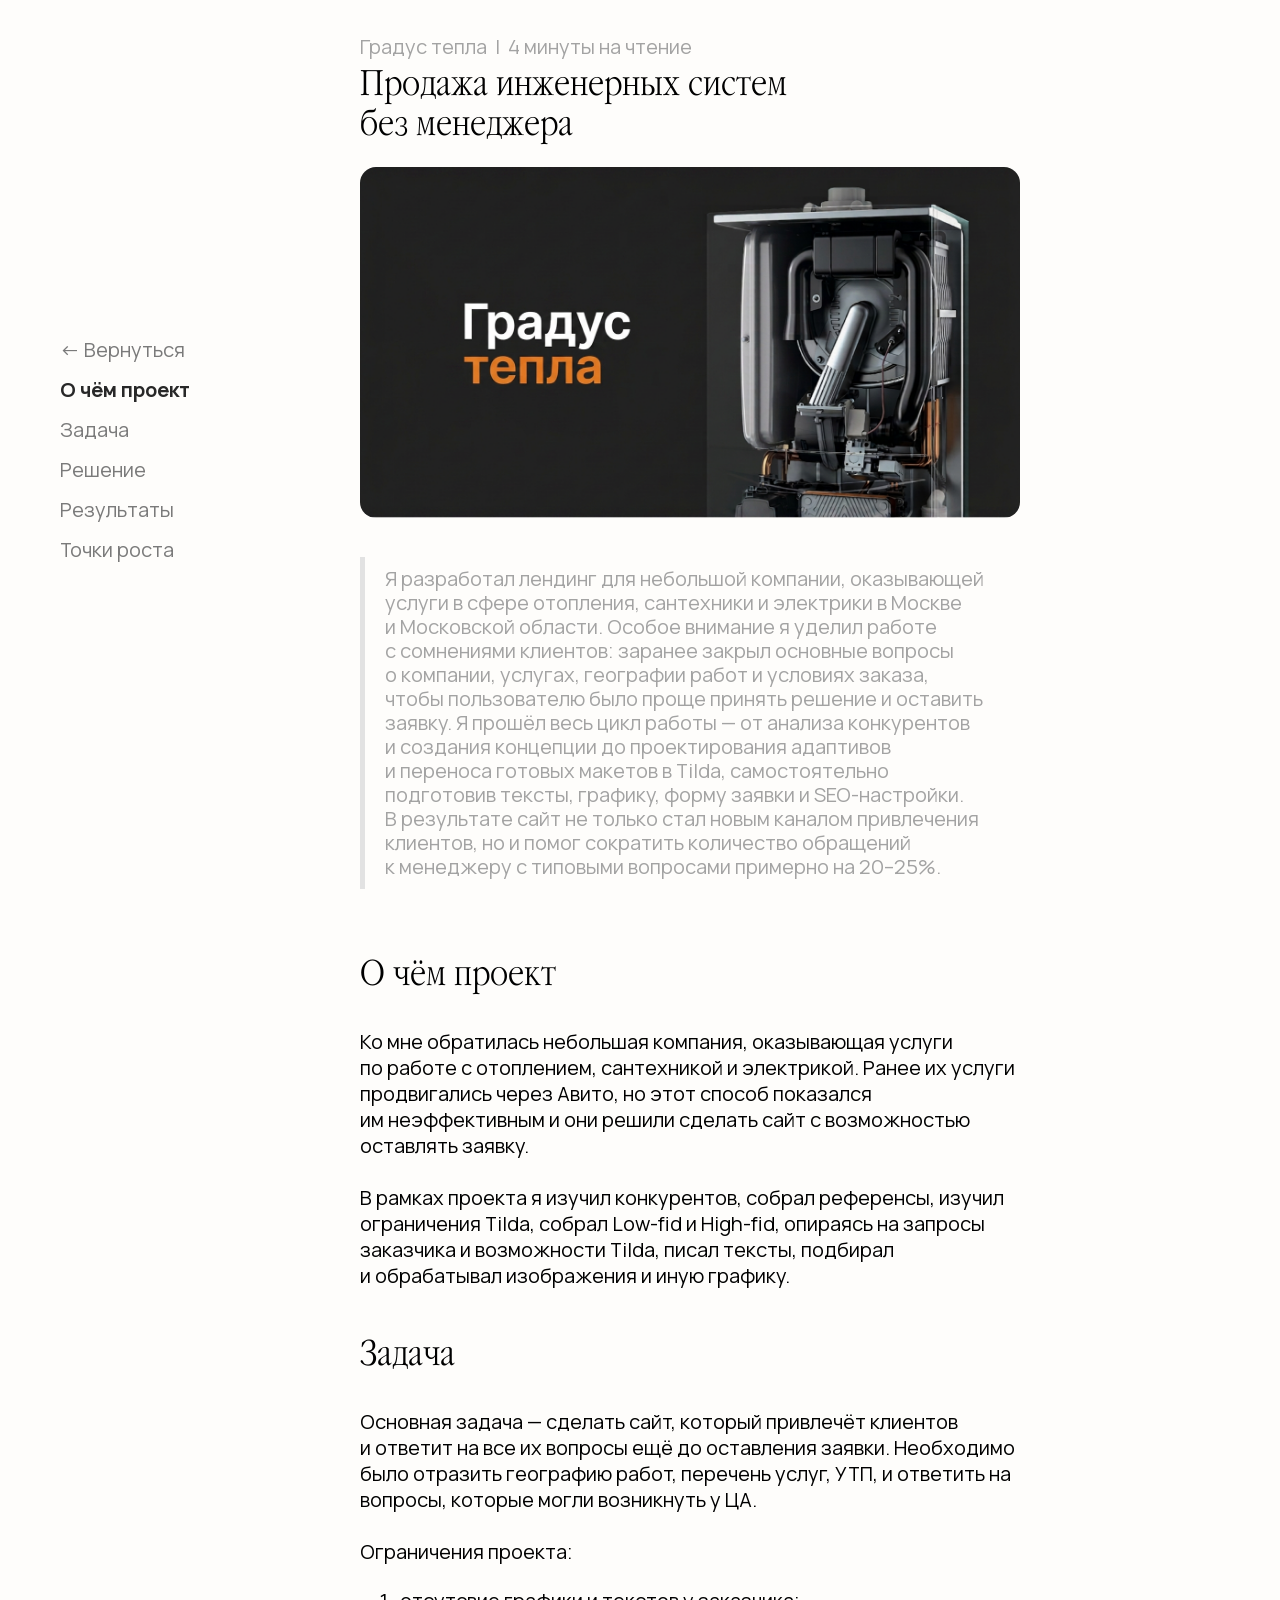
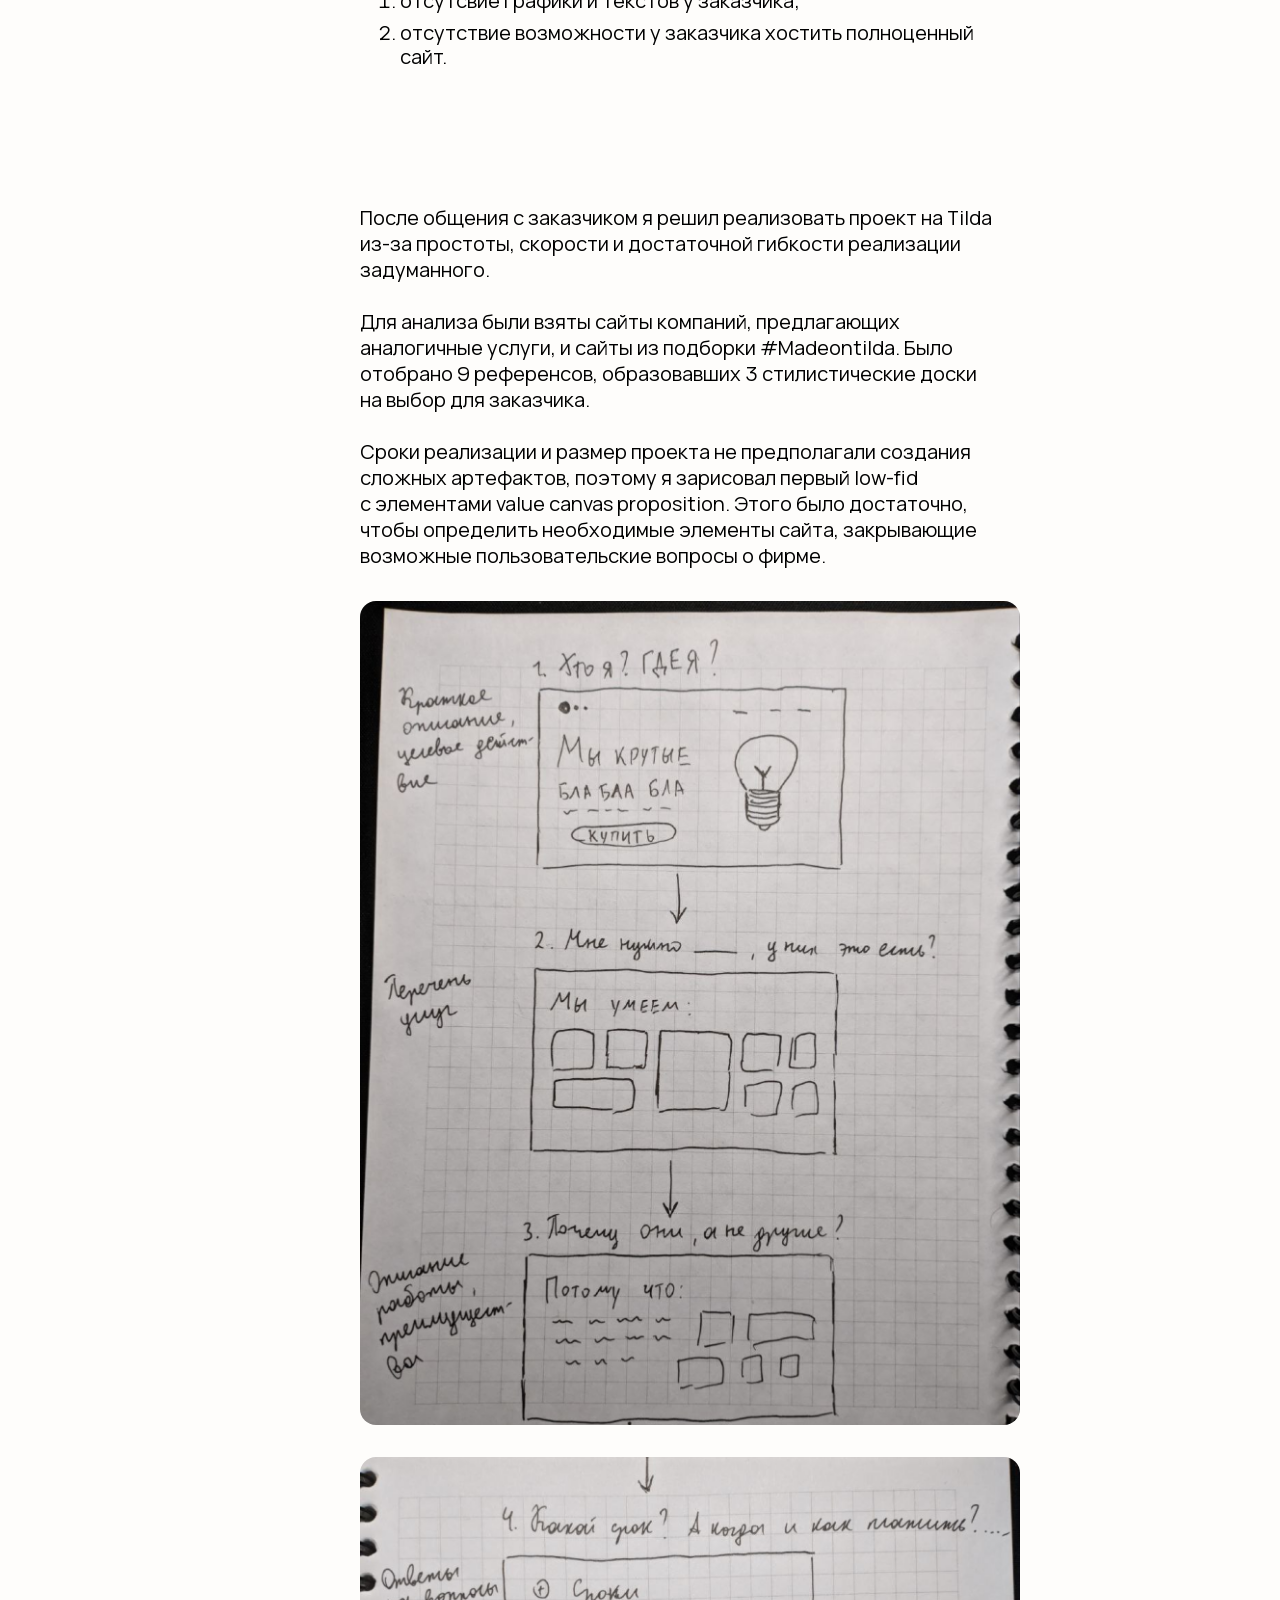
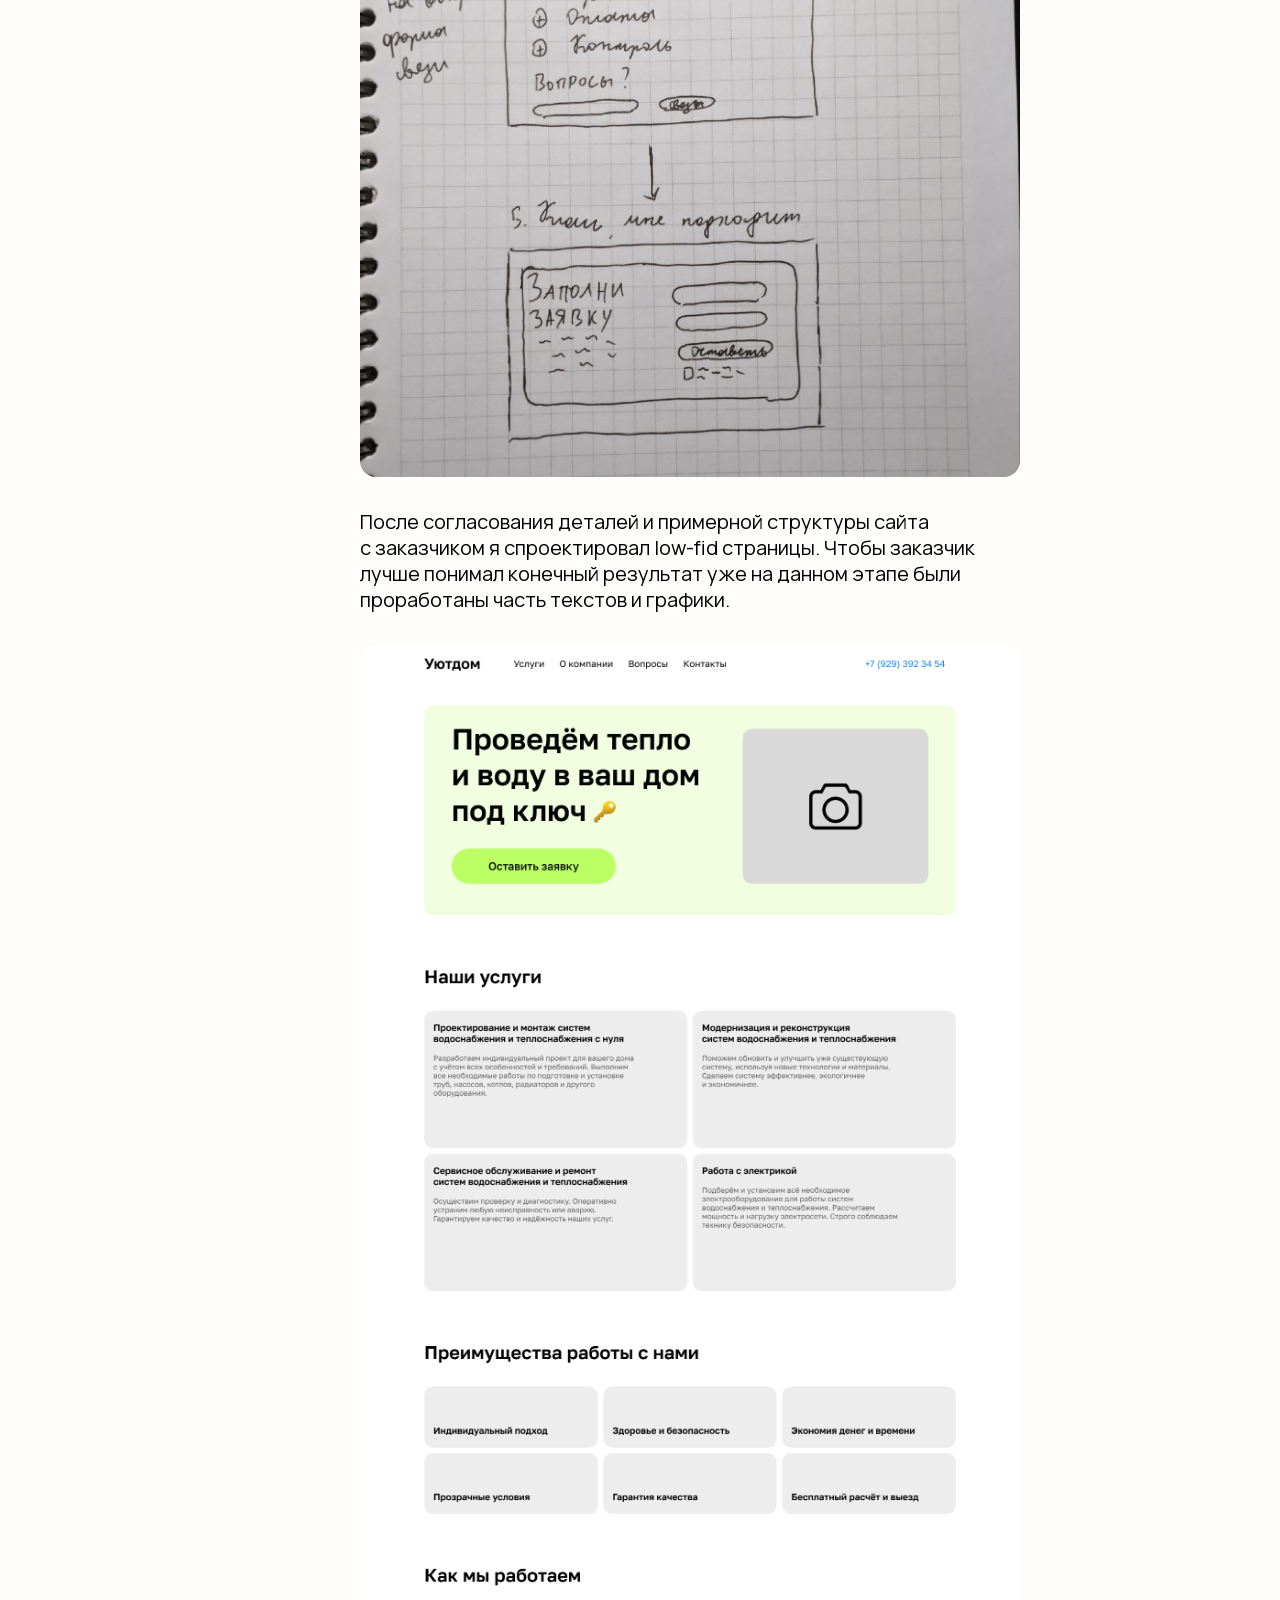
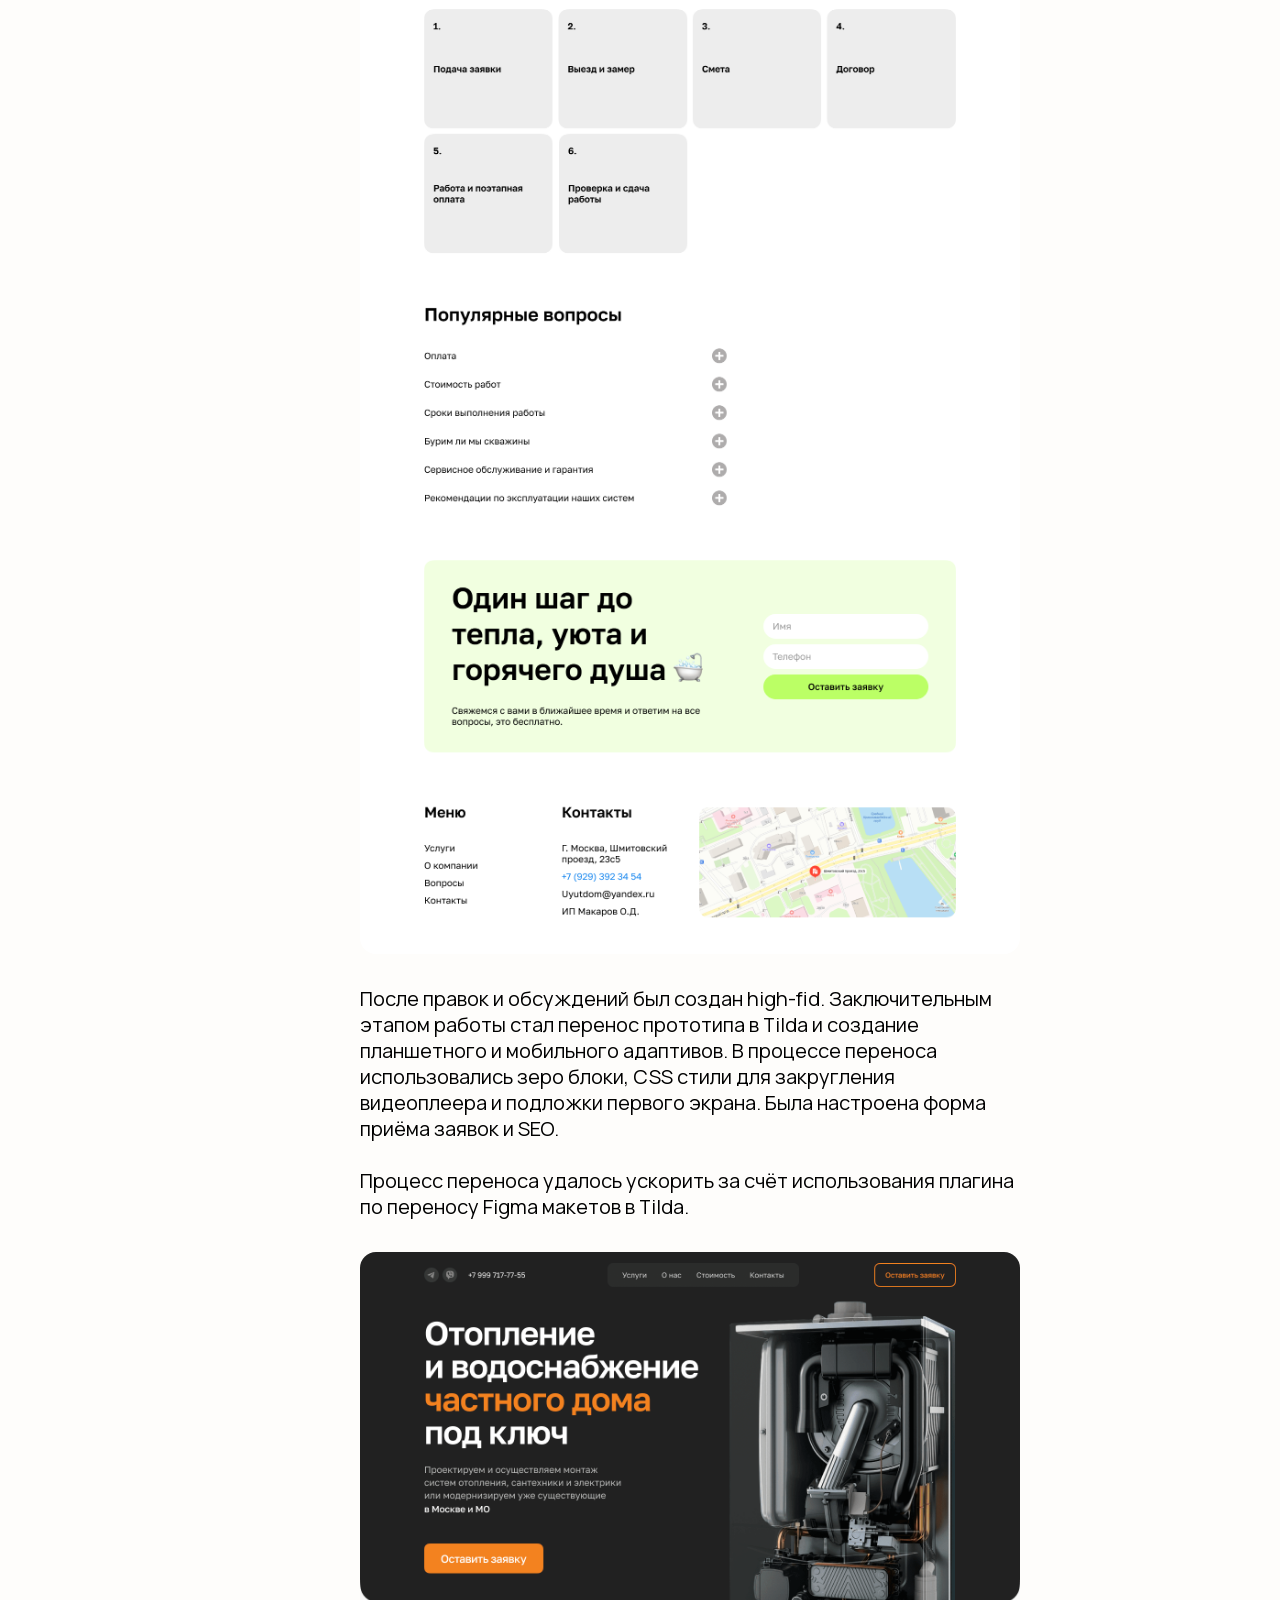
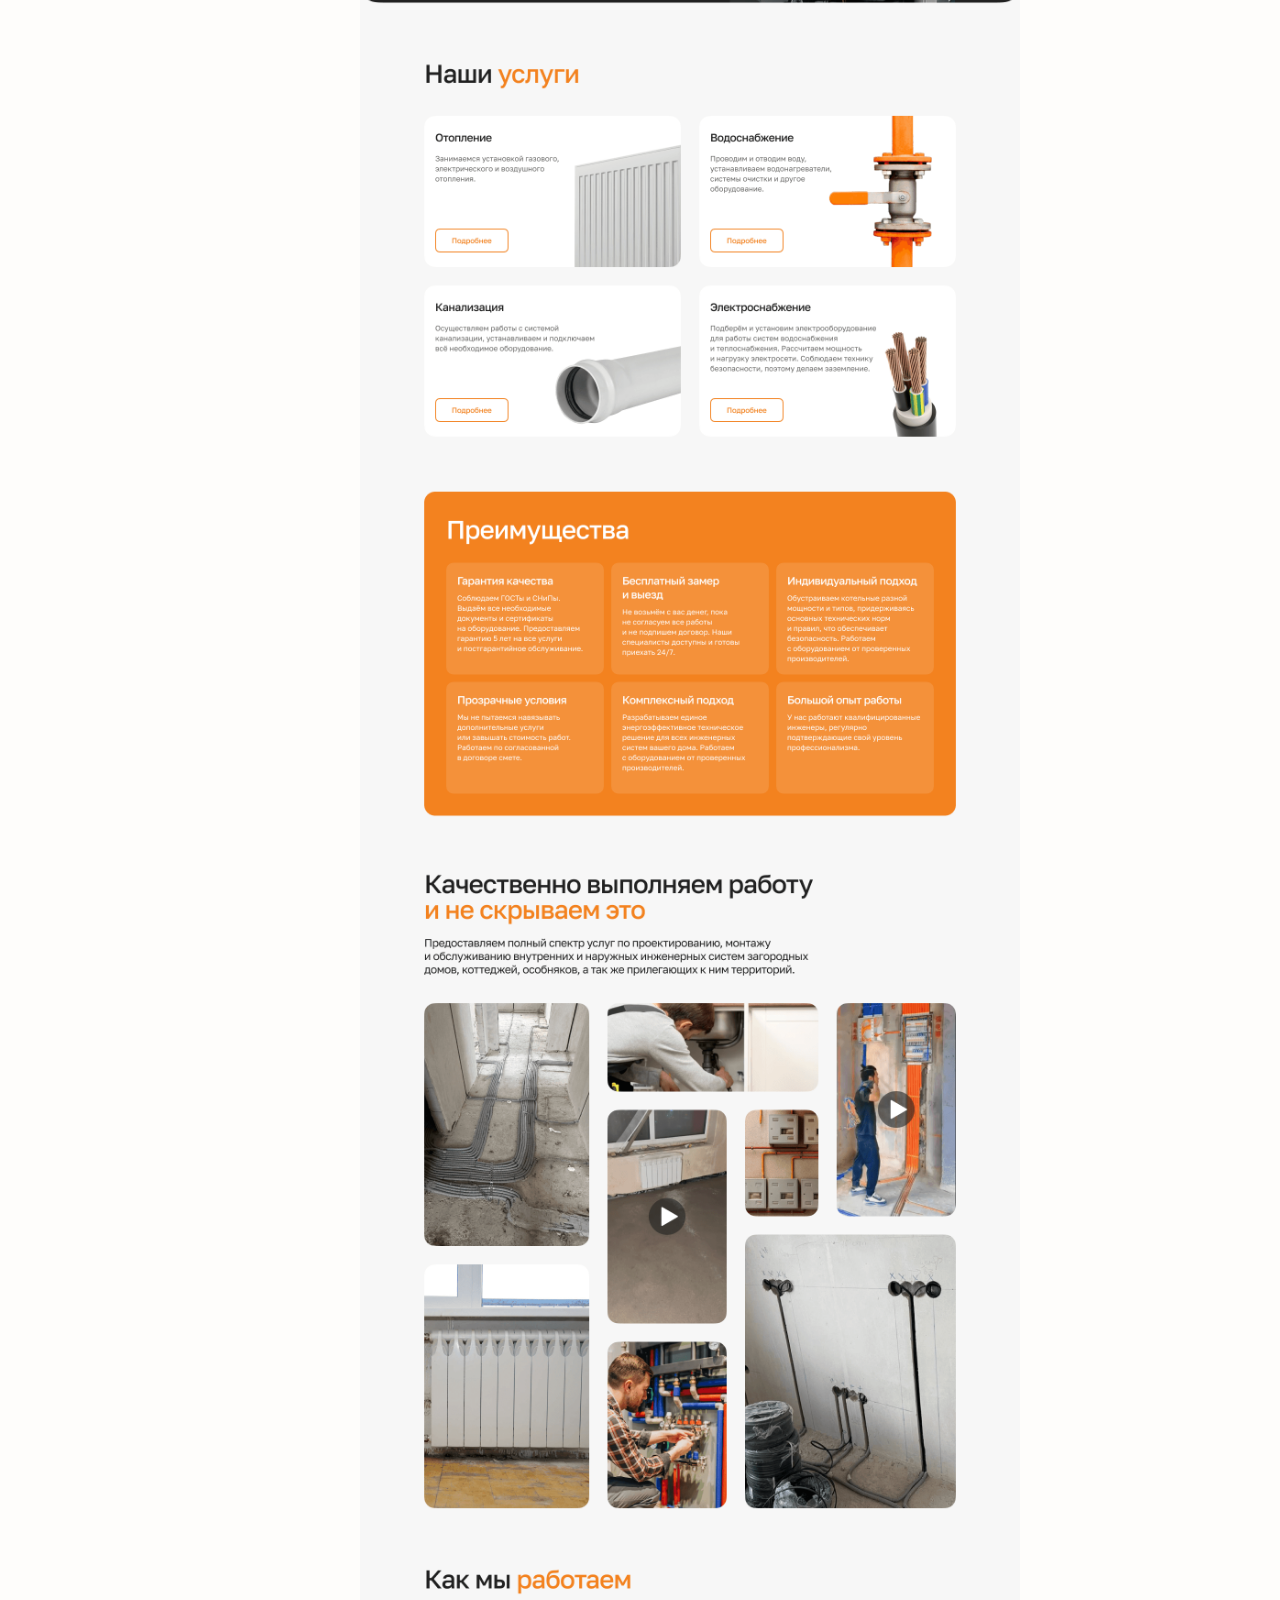
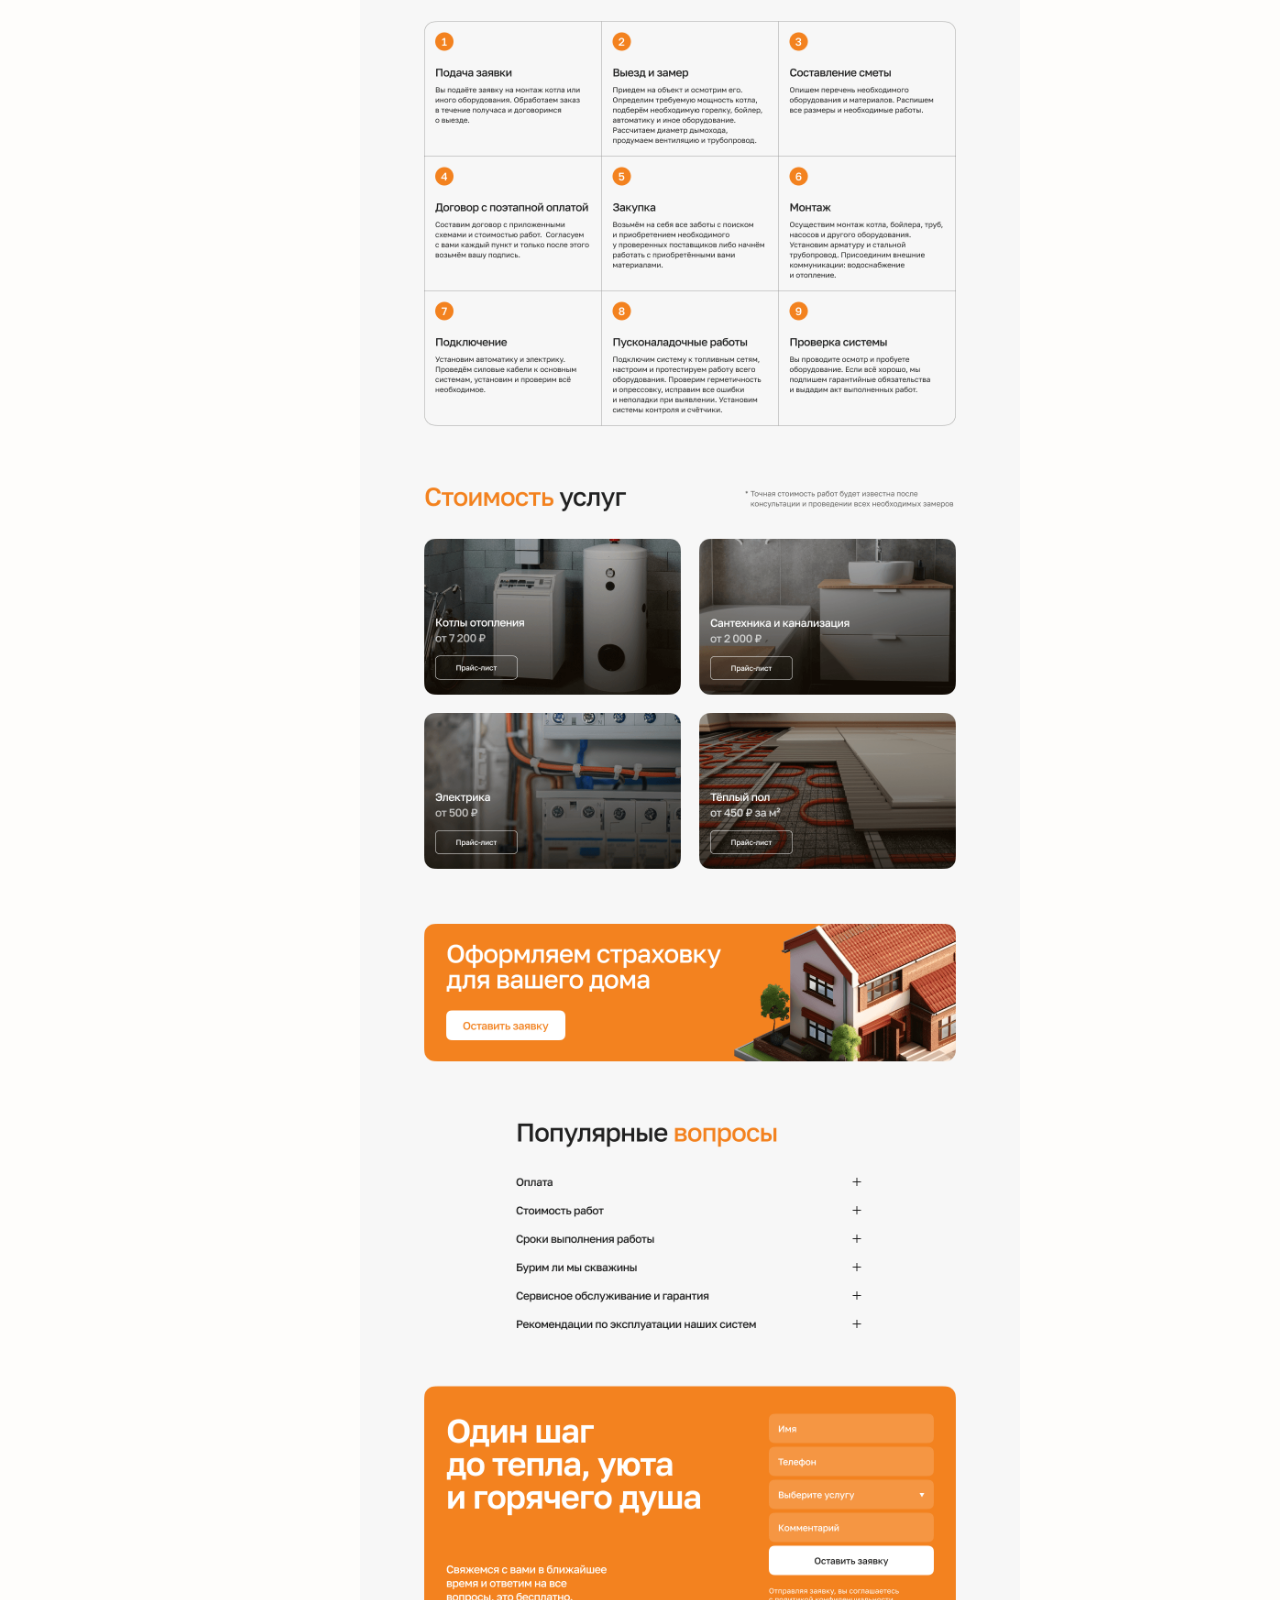
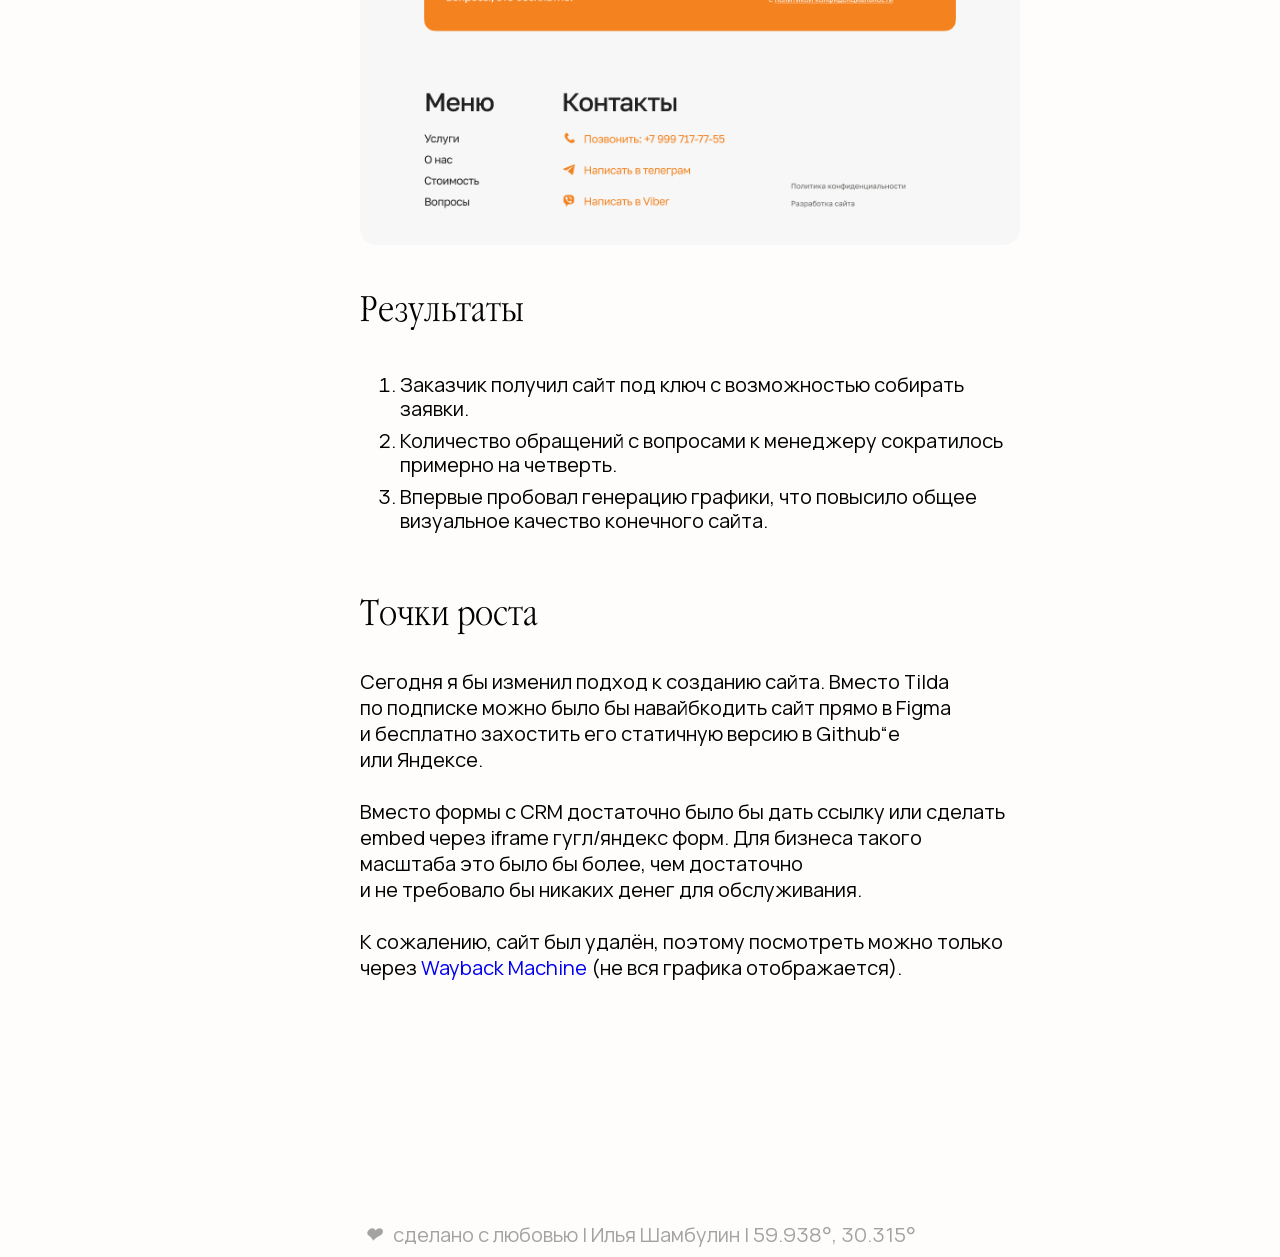
<file: gradus/index.html>
<!DOCTYPE html><html lang="ru-RU" data-ws-project="18eab014-7543-48b5-845f-8b65e1f3f7b2" data-ws-version="4285" data-ws-last-published="2026-08-16T21:43:28.795Z"><head><link rel="stylesheet" type="text/css" href="/assets/static/app_generated_index-6937cd5a.Ctr5WUJf.css"><meta charSet="UTF-8"/><meta name="viewport" content="width=device-width,initial-scale=1"/><link rel="icon" href="/assets/avatar_wD6Rh8InQc6aRE7RC56OQ.png"/><link rel="preload" href="/assets/classicrussian_bolditalic_9OGPqjnCWGj2nlQ7H7Hf0.ttf" as="font" crossorigin="anonymous"/><link rel="preload" href="/assets/classicrussian_zdp5-O2AtRqAIZSBXaFfG.ttf" as="font" crossorigin="anonymous"/><link rel="preload" href="/assets/VelaSans-GX_v_5DtQOWyEVeM3bXiqVU8.ttf" as="font" crossorigin="anonymous"/><link rel="preload" href="/assets/classicrussianplain_XXMua8U76VDK3aVS9K5cd.ttf" as="font" crossorigin="anonymous"/><link rel="preload" href="/assets/classicrussian_bold_OxcgvGtvwvAwzeBKwHShq.ttf" as="font" crossorigin="anonymous"/><link rel="preload" href="/assets/classicrussianbolditalic_Dx6Uvg1MAPd5I9fWqqbDJ.ttf" as="font" crossorigin="anonymous"/><link rel="preload" href="/assets/classicrussian_italic_DydJDyeVNhB8pcziGelwg.ttf" as="font" crossorigin="anonymous"/><link rel="preload" href="/assets/classicrussianitalic_Ve7pfI9u21nFBPocc-GYI.ttf" as="font" crossorigin="anonymous"/><link rel="preload" href="/assets/classicrussianbold_EVyQkBmEr1aB2T3vLyeCJ.ttf" as="font" crossorigin="anonymous"/><meta property="og:url" content="https://url/gradus"/><meta property="og:title" content="Градус тепла | Продажа инженерных систем без менеджера"/><meta property="og:type" content="website"/><title>Градус тепла | Продажа инженерных систем без менеджера</title></head><body class="article-mobile-offset w-element cbgfy19 c1ghyfie cktccy8 c15im3zh cidopjm c1t1ky9i cjgug1y c1hwq8cc c1hbfygp c1axp7bz c5ud6dt cau4eo5 cpa7nnf cjzowtc c10upm9x ck8szcj crjcrep cd3ep79 c1hd41b4 c1bss3jj c1npjhdx"><div class="w-element c5ud6dt ctrqbiw c1uj8myn c1bdxy3n c1ghyfie c11f31e3 c1hbfygp c1axp7bz c1hwq8cc c1t1ky9i c18hk7wt cs6kyoq cjgug1y c1aqv6us cvolzx7 c13tewi9 cw4l4gu c1w0f9rl c1ijy4jg crjcrep ck8szcj"><div class="w-element c1t1ky9i cjgug1y cjbidmg c1bf3gbv cnyeb32 c12pndbt crqzkns"><div id="works" class="w-element c1t1ky9i cjgug1y c1g7k7ti cdqfwys c1u5offw c124mwf6 c12gjv7g c1l2fdjr c165raxf"><div id="works" class="w-element cluq3ws c1t1ky9i c1r0i6f5 c11l58ng c1ghyfie cmdfsav c1a2eyth c12pndbt c1vrv1r1 cb8zjrt chp7ggd"><div class="w-element cluq3ws c1t1ky9i cjgug1y cbzgvrn c12ftveh c1ghyfie c12pndbt cb8zjrt chp7ggd"><div id="about" class="w-element c1t1ky9i cjgug1y c6p55kh c5uqp3h c1ykdc61 cluq3ws c14mz0w7 c7565xs c12pndbt "><div class="w-element c1t1ky9i cjgug1y c1bblol2 coo2v9f c1am9md2 cevpnyh cemext8"><div data-reveal="" class="w-element c1t1ky9i c1sesscl coo2v9f c1bblol2"><h3 class="w-element c5bqngv cfky18h c7ydmfi cje2fxc clako7o cee4xb8">Градус тепла</h3><h3 class="w-element c5bqngv cfky18h c7ydmfi cje2fxc clako7o cee4xb8">|</h3><h3 class="w-element c5bqngv cfky18h c7ydmfi cje2fxc clako7o cee4xb8">4 минуты на чтение</h3></div><h2 data-reveal="" class="w-element chydk8c c1u5offw clako7o c1vrp7pb c5bqngv c1j8iybi c1qi3ah2 c13hwq9p c1e37voh c1n6thg7 c126mgj0 ctjol56 c1r42fpw c1ty5cll c12pndbt">Продажа инженерных <span class="w-element">систем</span> <span class="w-element">без </span>менеджера</h2></div><img data-reveal="" class="w-image cqho5js c2f9ju c1rjy4ay c1fwvg4j" alt="" width="1440" height="765" sizes="100vw" srcSet="/assets/Gradus_Ebf2sEMBuxNLk0q-IQb52.png 16w, /assets/Gradus_Ebf2sEMBuxNLk0q-IQb52.png 32w, /assets/Gradus_Ebf2sEMBuxNLk0q-IQb52.png 48w, /assets/Gradus_Ebf2sEMBuxNLk0q-IQb52.png 64w, /assets/Gradus_Ebf2sEMBuxNLk0q-IQb52.png 96w, /assets/Gradus_Ebf2sEMBuxNLk0q-IQb52.png 128w, /assets/Gradus_Ebf2sEMBuxNLk0q-IQb52.png 256w, /assets/Gradus_Ebf2sEMBuxNLk0q-IQb52.png 384w, /assets/Gradus_Ebf2sEMBuxNLk0q-IQb52.png 640w, /assets/Gradus_Ebf2sEMBuxNLk0q-IQb52.png 750w, /assets/Gradus_Ebf2sEMBuxNLk0q-IQb52.png 828w, /assets/Gradus_Ebf2sEMBuxNLk0q-IQb52.png 1080w, /assets/Gradus_Ebf2sEMBuxNLk0q-IQb52.png 1200w, /assets/Gradus_Ebf2sEMBuxNLk0q-IQb52.png 1920w, /assets/Gradus_Ebf2sEMBuxNLk0q-IQb52.png 2048w, /assets/Gradus_Ebf2sEMBuxNLk0q-IQb52.png 3840w" src="/assets/Gradus_Ebf2sEMBuxNLk0q-IQb52.png" decoding="async" loading="lazy"/><blockquote data-reveal="" class="w-element cdrvoes cssnunr c1rwpk9n ctrqbiw c1o6mibk c1uj8myn cfky18h c7ydmfi c2podux cee4xb8">Я разработал лендинг для небольшой компании, оказывающей услуги в сфере отопления, сантехники и электрики в Москве и Московской области. Особое внимание я уделил работе с сомнениями клиентов: заранее закрыл основные вопросы о компании, услугах, географии работ и условиях заказа, чтобы пользователю было проще принять решение и оставить заявку. Я прошёл весь цикл работы — от анализа конкурентов и создания концепции до проектирования адаптивов и переноса готовых макетов в Tilda, самостоятельно подготовив тексты, графику, форму заявки и SEO-настройки. В результате сайт не только стал новым каналом привлечения клиентов, но и помог сократить количество обращений к менеджеру с типовыми вопросами примерно на 20–25%.</blockquote></div><div id="about" class="w-element c1t1ky9i cjgug1y c12z4sws c1bk30av c1ykdc61 cluq3ws c14mz0w7 c7565xs c12pndbt"><div class="w-element c1t1ky9i cjgug1y c1bblol2 coo2v9f cevpnyh cemext8"><h2 data-reveal="" class="w-element chydk8c c1u5offw clako7o c1vrp7pb c5bqngv cluq3ws c1qi3ah2 c13hwq9p c1e37voh c1n6thg7 c126mgj0 ctjol56 c1r42fpw c1ty5cll c12pndbt">О чём проект</h2></div><p data-reveal="" class="w-element c5bqngv cfky18h c14yn3m5 cje2fxc clako7o cluq3ws c1yboeqv cee4xb8 c12pndbt">Ко мне обратилась небольшая компания, оказывающая услуги по работе с отоплением, сантехникой и электрикой. Ранее их услуги продвигались через Авито, но этот способ показался им неэффективным и они решили сделать сайт с возможностью оставлять заявку.<br/><br/>В рамках проекта я изучил конкурентов, собрал референсы, изучил ограничения Tilda, собрал Low-fid и High-fid, опираясь на запросы заказчика и возможности Tilda, писал тексты, подбирал и обрабатывал изображения и иную графику.</p></div><div id="target" class="w-element c1t1ky9i cjgug1y c12z4sws c1bk30av c1ykdc61 cluq3ws c14mz0w7 c7565xs c12pndbt"><div class="w-element c1t1ky9i cjgug1y c1bblol2 coo2v9f cevpnyh cemext8"><h2 data-reveal="" class="w-element chydk8c c1u5offw clako7o c1vrp7pb c5bqngv cluq3ws c1qi3ah2 c13hwq9p c1e37voh c1n6thg7 c126mgj0 ctjol56 c1r42fpw c1ty5cll c12pndbt">Задача</h2></div><div class="w-element c1t1ky9i cjgug1y c1bblol2 coo2v9f"><p data-reveal="" class="w-element c5bqngv cfky18h c14yn3m5 cje2fxc clako7o cluq3ws c1yboeqv cee4xb8 c12pndbt">Основная задача — сделать сайт, который привлечёт клиентов и ответит на все их вопросы ещё до оставления заявки. Необходимо было отразить географию работ, перечень услуг, УТП, и ответить на вопросы, которые могли возникнуть у ЦА.<br/><br/>Ограничения проекта:</p><ul data-reveal="" class="w-element cxil2p4 c1t1ky9i cjgug1y c1bblol2 coo2v9f"><li class="w-element cfky18h cee4xb8">отсутсвие графики и текстов у заказчика;</li><li class="w-element cfky18h cee4xb8">отсутствие возможности у заказчика хостить полноценный сайт. </li></ul></div></div><div id="solution" class="w-element c1t1ky9i cjgug1y c12z4sws c1bk30av c1ykdc61 cluq3ws c14mz0w7 c7565xs c12pndbt"><div class="w-element c1t1ky9i cjgug1y c1bblol2 coo2v9f cevpnyh cemext8"><h2 data-reveal="" class="w-element chydk8c c1u5offw clako7o c1vrp7pb c5bqngv cluq3ws c1qi3ah2 c13hwq9p c1e37voh c1n6thg7 c126mgj0 ctjol56 c1r42fpw c1ty5cll c12pndbt">Решение</h2></div><p data-reveal="" class="w-element c5bqngv cfky18h c14yn3m5 cje2fxc clako7o cluq3ws c1yboeqv cee4xb8 c12pndbt">После общения с заказчиком я решил реализовать проект на Tilda из-за простоты, скорости и достаточной гибкости реализации задуманного.<br/><br/>Для анализа были взяты сайты компаний, предлагающих аналогичные услуги, и сайты из подборки #Madeontilda. Было отобрано 9 референсов, образовавших 3 стилистические доски на выбор для заказчика.<br/><br/>Сроки реализации и размер проекта не предполагали создания сложных артефактов, поэтому я зарисовал первый low-fid с элементами value canvas proposition. Этого было достаточно, чтобы определить необходимые элементы сайта, закрывающие возможные пользовательские вопросы о фирме.</p><img data-reveal="" class="w-image cqho5js c2f9ju c1rjy4ay c1fwvg4j" alt="" width="1369" height="1709" sizes="100vw" srcSet="/assets/image_19_tpV6Pxk2GiaTsC97vfNIp.png 16w, /assets/image_19_tpV6Pxk2GiaTsC97vfNIp.png 32w, /assets/image_19_tpV6Pxk2GiaTsC97vfNIp.png 48w, /assets/image_19_tpV6Pxk2GiaTsC97vfNIp.png 64w, /assets/image_19_tpV6Pxk2GiaTsC97vfNIp.png 96w, /assets/image_19_tpV6Pxk2GiaTsC97vfNIp.png 128w, /assets/image_19_tpV6Pxk2GiaTsC97vfNIp.png 256w, /assets/image_19_tpV6Pxk2GiaTsC97vfNIp.png 384w, /assets/image_19_tpV6Pxk2GiaTsC97vfNIp.png 640w, /assets/image_19_tpV6Pxk2GiaTsC97vfNIp.png 750w, /assets/image_19_tpV6Pxk2GiaTsC97vfNIp.png 828w, /assets/image_19_tpV6Pxk2GiaTsC97vfNIp.png 1080w, /assets/image_19_tpV6Pxk2GiaTsC97vfNIp.png 1200w, /assets/image_19_tpV6Pxk2GiaTsC97vfNIp.png 1920w, /assets/image_19_tpV6Pxk2GiaTsC97vfNIp.png 2048w, /assets/image_19_tpV6Pxk2GiaTsC97vfNIp.png 3840w" src="/assets/image_19_tpV6Pxk2GiaTsC97vfNIp.png" decoding="async" loading="lazy"/><img data-reveal="" class="w-image cqho5js c2f9ju c1rjy4ay c1fwvg4j" alt="" width="1369" height="1285" sizes="100vw" srcSet="/assets/image_20_(1)_lJbn9RwRQWeiOtWwI-JVJ.png 16w, /assets/image_20_(1)_lJbn9RwRQWeiOtWwI-JVJ.png 32w, /assets/image_20_(1)_lJbn9RwRQWeiOtWwI-JVJ.png 48w, /assets/image_20_(1)_lJbn9RwRQWeiOtWwI-JVJ.png 64w, /assets/image_20_(1)_lJbn9RwRQWeiOtWwI-JVJ.png 96w, /assets/image_20_(1)_lJbn9RwRQWeiOtWwI-JVJ.png 128w, /assets/image_20_(1)_lJbn9RwRQWeiOtWwI-JVJ.png 256w, /assets/image_20_(1)_lJbn9RwRQWeiOtWwI-JVJ.png 384w, /assets/image_20_(1)_lJbn9RwRQWeiOtWwI-JVJ.png 640w, /assets/image_20_(1)_lJbn9RwRQWeiOtWwI-JVJ.png 750w, /assets/image_20_(1)_lJbn9RwRQWeiOtWwI-JVJ.png 828w, /assets/image_20_(1)_lJbn9RwRQWeiOtWwI-JVJ.png 1080w, /assets/image_20_(1)_lJbn9RwRQWeiOtWwI-JVJ.png 1200w, /assets/image_20_(1)_lJbn9RwRQWeiOtWwI-JVJ.png 1920w, /assets/image_20_(1)_lJbn9RwRQWeiOtWwI-JVJ.png 2048w, /assets/image_20_(1)_lJbn9RwRQWeiOtWwI-JVJ.png 3840w" src="/assets/image_20_(1)_lJbn9RwRQWeiOtWwI-JVJ.png" decoding="async" loading="lazy"/><p data-reveal="" class="w-element c5bqngv cfky18h c14yn3m5 cje2fxc clako7o cluq3ws c1yboeqv cee4xb8 c12pndbt">После согласования деталей и примерной структуры сайта с заказчиком я спроектировал low-fid страницы. Чтобы заказчик лучше понимал конечный результат уже на данном этапе были проработаны часть текстов и графики.</p><img data-reveal="" class="w-image cqho5js c2f9ju c1rjy4ay c1fwvg4j" alt="" width="1440" height="4165" sizes="100vw" srcSet="/assets/Desktop_(1920)_S5rrG9sweHCUlLP_xoYHM.png 16w, /assets/Desktop_(1920)_S5rrG9sweHCUlLP_xoYHM.png 32w, /assets/Desktop_(1920)_S5rrG9sweHCUlLP_xoYHM.png 48w, /assets/Desktop_(1920)_S5rrG9sweHCUlLP_xoYHM.png 64w, /assets/Desktop_(1920)_S5rrG9sweHCUlLP_xoYHM.png 96w, /assets/Desktop_(1920)_S5rrG9sweHCUlLP_xoYHM.png 128w, /assets/Desktop_(1920)_S5rrG9sweHCUlLP_xoYHM.png 256w, /assets/Desktop_(1920)_S5rrG9sweHCUlLP_xoYHM.png 384w, /assets/Desktop_(1920)_S5rrG9sweHCUlLP_xoYHM.png 640w, /assets/Desktop_(1920)_S5rrG9sweHCUlLP_xoYHM.png 750w, /assets/Desktop_(1920)_S5rrG9sweHCUlLP_xoYHM.png 828w, /assets/Desktop_(1920)_S5rrG9sweHCUlLP_xoYHM.png 1080w, /assets/Desktop_(1920)_S5rrG9sweHCUlLP_xoYHM.png 1200w, /assets/Desktop_(1920)_S5rrG9sweHCUlLP_xoYHM.png 1920w, /assets/Desktop_(1920)_S5rrG9sweHCUlLP_xoYHM.png 2048w, /assets/Desktop_(1920)_S5rrG9sweHCUlLP_xoYHM.png 3840w" src="/assets/Desktop_(1920)_S5rrG9sweHCUlLP_xoYHM.png" decoding="async" loading="lazy"/><p data-reveal="" class="w-element c5bqngv cfky18h c14yn3m5 cje2fxc clako7o cluq3ws c1yboeqv cee4xb8 c12pndbt">После правок и обсуждений был создан high-fid. Заключительным этапом работы стал перенос прототипа в Tilda и создание планшетного и мобильного адаптивов. В процессе переноса использовались зеро блоки, CSS стили для закругления видеоплеера и подложки первого экрана. Была настроена форма приёма заявок и SEO.<br/><br/>Процесс переноса удалось ускорить за счёт использования плагина по переносу Figma макетов в Tilda.</p><img data-reveal="" class="w-image cqho5js c2f9ju c1rjy4ay c1fwvg4j" alt="" width="1440" height="8276" sizes="100vw" srcSet="/assets/gradus_web_wmanqMiH030XsZmasUsqB.png 16w, /assets/gradus_web_wmanqMiH030XsZmasUsqB.png 32w, /assets/gradus_web_wmanqMiH030XsZmasUsqB.png 48w, /assets/gradus_web_wmanqMiH030XsZmasUsqB.png 64w, /assets/gradus_web_wmanqMiH030XsZmasUsqB.png 96w, /assets/gradus_web_wmanqMiH030XsZmasUsqB.png 128w, /assets/gradus_web_wmanqMiH030XsZmasUsqB.png 256w, /assets/gradus_web_wmanqMiH030XsZmasUsqB.png 384w, /assets/gradus_web_wmanqMiH030XsZmasUsqB.png 640w, /assets/gradus_web_wmanqMiH030XsZmasUsqB.png 750w, /assets/gradus_web_wmanqMiH030XsZmasUsqB.png 828w, /assets/gradus_web_wmanqMiH030XsZmasUsqB.png 1080w, /assets/gradus_web_wmanqMiH030XsZmasUsqB.png 1200w, /assets/gradus_web_wmanqMiH030XsZmasUsqB.png 1920w, /assets/gradus_web_wmanqMiH030XsZmasUsqB.png 2048w, /assets/gradus_web_wmanqMiH030XsZmasUsqB.png 3840w" src="/assets/gradus_web_wmanqMiH030XsZmasUsqB.png" decoding="async" loading="lazy"/></div><div id="result" class="w-element c1t1ky9i cjgug1y coft08o c1bulgx4 c1ykdc61 cluq3ws c14mz0w7 c7565xs c12pndbt"><div class="w-element c1t1ky9i cjgug1y c1bblol2 coo2v9f cevpnyh cemext8"><h2 data-reveal="" class="w-element chydk8c c1u5offw clako7o c1vrp7pb c5bqngv cluq3ws c1qi3ah2 c13hwq9p c1e37voh c1n6thg7 c126mgj0 ctjol56 c1r42fpw c1ty5cll c12pndbt">Результаты</h2></div><ul data-reveal="" class="w-element cxil2p4 c1t1ky9i cjgug1y c1bblol2 coo2v9f"><li class="w-element cfky18h cee4xb8">Заказчик получил сайт под ключ с возможностью собирать заявки.</li><li class="w-element cfky18h cee4xb8">Количество обращений с вопросами к менеджеру сократилось примерно на четверть.</li><li class="w-element cfky18h cee4xb8">Впервые пробовал генерацию графики, что повысило общее визуальное качество конечного сайта. </li></ul></div><div id="grow" class="w-element c1t1ky9i cjgug1y c12z4sws c1bk30av c1ykdc61 cluq3ws c14mz0w7 c7565xs c12pndbt"><div class="w-element c1t1ky9i cjgug1y c1bblol2 coo2v9f cevpnyh cemext8"><h2 data-reveal="" class="w-element chydk8c c1u5offw clako7o c1vrp7pb c5bqngv cluq3ws c1qi3ah2 c13hwq9p c1e37voh c1n6thg7 c126mgj0 ctjol56 c1r42fpw c1ty5cll c12pndbt">Точки роста</h2></div><p data-reveal="" class="w-element c5bqngv cfky18h c14yn3m5 cje2fxc clako7o cluq3ws c1yboeqv cee4xb8 c12pndbt">Сегодня я бы изменил подход к созданию сайта. Вместо Tilda по подписке можно было бы навайбкодить сайт прямо в Figma и бесплатно захостить его статичную версию в Github“е или Яндексе.<br/><br/>Вместо формы с CRM достаточно было бы дать ссылку или сделать embed через iframe гугл/яндекс форм. Для бизнеса такого масштаба это было бы более, чем достаточно и не требовало бы никаких денег для обслуживания.<br/><br/>К сожалению, сайт был удалён, поэтому посмотреть можно только через <a href="https://web.archive.org/web/20240721111545/https://gradustepla.ru/" class="w-element c1vcftj7">Wayback Machine</a> (не вся графика отображается).</p></div></div></div></div></div><div class="w-element c1vs0y4n c1jtgw1l c1a3xdoe c1t1ky9i cjgug1y c1bblol2 coo2v9f ctdclm5 c17ed0gl c9uu1mj crccz8s c1ghyfie menu-sidebar
"><a class="w-element c13to7nf cfky18h c5bqngv c7ydmfi cnpmm9y menu-link" href="/">← Вернуться</a><a class="w-element c13to7nf cfky18h c5bqngv c7ydmfi cnpmm9y menu-link" href="#about">О чём проект</a><a class="w-element c13to7nf cfky18h c5bqngv c7ydmfi cnpmm9y menu-link" href="#target">Задача</a><a class="w-element c13to7nf cfky18h c5bqngv c7ydmfi cnpmm9y menu-link
" href="#solution">Решение</a><a class="w-element c13to7nf cfky18h c5bqngv c7ydmfi cnpmm9y menu-link
" href="#result">Результаты</a><a class="w-element c13to7nf cfky18h c5bqngv c7ydmfi cnpmm9y menu-link
" href="#grow">Точки роста</a><div class="w-html-embed c1mxnpsi"><style>
  /* =========================================================
     БАЗОВОЕ ПОВЕДЕНИЕ
     ========================================================= */

  html {
    scroll-behavior: auto;
  }

  /* =========================================================
     SIDEBAR MENU — DESKTOP
     ========================================================= */

  .menu-sidebar {
    position: fixed !important;
    top: 50% !important;
    left: calc(50% - 600px + 20px) !important;

    height: auto !important;
    min-height: 0 !important;
    width: auto !important;

    transform: translateY(-50%) !important;

    margin: 0 !important;
    padding: 0 !important;

    display: flex !important;
    flex-direction: column !important;

    gap: 16px !important;

    z-index: 9999 !important;

    align-items: flex-start !important;
    justify-content: center !important;

    transition:
      transform 0.3s ease,
      opacity 0.3s ease;
  }

  /* =========================================================
     LINKS
     ========================================================= */

  .menu-link,
  .menu-link:visited,
  .menu-link:hover,
  .menu-link:focus {
    text-decoration: none !important;
    color: #7A7A7A;

    transition: color 0.2s ease;
  }

  .menu-link:hover {
    color: #505050 !important;
  }

  .menu-link.active {
    color: #282828 !important;
    font-weight: bold !important;
  }

  /* =========================================================
     ANCHOR OFFSET
     ========================================================= */

  section {
    scroll-margin-top: 80px;
  }

  /* =========================================================
     BURGER
     ========================================================= */

  .dynamic-burger-btn {
    display: none !important;

    position: fixed !important;

    top: 12px !important;
    left: 8px !important;

    z-index: 2147483647 !important;

    width: 40px !important;
    height: 40px !important;

    background: #ffffff !important;

    border: 1px solid #a3a3a3 !important;
    border-radius: 8px !important;

    cursor: pointer !important;

    padding: 8px !important;

    box-shadow:
      0 2px 8px rgba(0, 0, 0, 0.08) !important;

    flex-direction: column !important;
    justify-content: space-around !important;
    align-items: center !important;

    box-sizing: border-box !important;
  }

  .dynamic-burger-btn span {
    display: block !important;

    width: 100% !important;
    height: 2px !important;

    background-color: #282828 !important;

    border-radius: 2px !important;

    transition: all 0.3s ease !important;
  }

  /* =========================================================
     BURGER → CROSS
     ========================================================= */

  .dynamic-burger-btn.active span:nth-child(1) {
    transform:
      translateY(7px)
      rotate(45deg) !important;
  }

  .dynamic-burger-btn.active span:nth-child(2) {
    opacity: 0 !important;
  }

  .dynamic-burger-btn.active span:nth-child(3) {
    transform:
      translateY(-7px)
      rotate(-45deg) !important;
  }

  /* =========================================================
     RESPONSIVE
     ========================================================= */

  @media (max-width: 1240px) {

    .menu-sidebar {
      left: 20px !important;
    }

  }

  /* =========================================================
     MOBILE
     ========================================================= */

  @media (max-width: 800px) {

    .dynamic-burger-btn {
      display: flex !important;
    }

    .menu-sidebar {

      top: 0 !important;
      left: 0 !important;
      right: 0 !important;
      bottom: 0 !important;

      width: 100vw !important;
      height: 100vh !important;

      background-color: #fefdfb !important;

      padding:
        80px
        8px
        40px
        8px !important;

      box-sizing: border-box !important;

      align-items: center !important;
      justify-content: center !important;

      text-align: center !important;

      gap: 28px !important;

      z-index: 2147483646 !important;

      opacity: 0 !important;
      visibility: hidden !important;
      pointer-events: none !important;

      transform: scale(0.98) !important;

      transition:
        opacity 0.25s ease,
        transform 0.25s ease,
        visibility 0.25s ease !important;
    }

    .menu-sidebar.open {

      opacity: 1 !important;

      visibility: visible !important;

      pointer-events: auto !important;

      transform: scale(1) !important;
    }

    .menu-link {
      font-size: 22px !important;
      text-align: center !important;
    }

  }
</style>


<script>
document.addEventListener('DOMContentLoaded', () => {

  /* =========================================================
     SCROLL MANAGEMENT
     ========================================================= */

  if ('scrollRestoration' in history) {
    history.scrollRestoration = 'manual';
  }


  /* =========================================================
     PATH
     ========================================================= */

  const normalizePath = (path) => {

    const normalized =
      path.replace(/\/+$/, '');

    return normalized || '/';
  };


  const currentPath =
    normalizePath(
      window.location.pathname
    );


  const HOME_PATH = '/';

  const isHomePage =
    currentPath === HOME_PATH;


  /* =========================================================
     HOME SCROLL STORAGE KEY
     ========================================================= */

  const HOME_SCROLL_KEY =
    'homeScrollPosition';


  /* =========================================================
     SAVE HOME POSITION
     
     Сохраняем ПОСТОЯННО во время скролла.
     ========================================================= */

  let saveScrollTimer = null;

  const saveHomeScrollPosition = () => {

    if (!isHomePage) {
      return;
    }

    clearTimeout(saveScrollTimer);

    saveScrollTimer = setTimeout(() => {

      sessionStorage.setItem(
        HOME_SCROLL_KEY,
        String(window.scrollY)
      );

    }, 80);
  };


  /* =========================================================
     LISTENER SCROLL
     ========================================================= */

  if (isHomePage) {

    window.addEventListener(
      'scroll',
      saveHomeScrollPosition,
      {
        passive: true
      }
    );

  }


  /* =========================================================
     INITIAL SCROLL
     ========================================================= */

  const restorePageScroll = () => {

    /*
     * Если URL содержит hash:
     *
     * /#works
     *
     * ничего не делаем.
     *
     * Браузер сам должен перейти
     * к нужному элементу.
     */

    if (window.location.hash) {
      return;
    }


    /* =====================================================
       HOME
       ===================================================== */

    if (isHomePage) {

      const savedPosition =
        sessionStorage.getItem(
          HOME_SCROLL_KEY
        );


      /*
       * Есть сохранённая позиция
       */

      if (savedPosition !== null) {

        const position =
          parseInt(
            savedPosition,
            10
          );


        /*
         * Два requestAnimationFrame:
         *
         * 1. ждём первый layout
         * 2. ждём окончательный layout
         */

        requestAnimationFrame(() => {

          requestAnimationFrame(() => {

            window.scrollTo({

              top: position,

              left: 0,

              behavior: 'instant'

            });

          });

        });

      }

      /*
       * Если сохранённой позиции нет,
       * ничего не делаем.
       *
       * Браузер уже находится в начале страницы.
       */

      return;
    }


    /* =====================================================
       OTHER PAGES
       ===================================================== */

    window.scrollTo({

      top: 0,

      left: 0,

      behavior: 'instant'

    });

  };


  restorePageScroll();


  /* =========================================================
     SAVE BEFORE LEAVING
     
     Дополнительная страховка.
     Основное сохранение происходит через scroll listener.
     ========================================================= */

  window.addEventListener(
    'beforeunload',
    () => {

      saveHomeScrollPosition();

    }
  );


  /* =========================================================
     BURGER
     ========================================================= */

  let burgerBtn =
    document.querySelector(
      '.dynamic-burger-btn'
    );


  if (!burgerBtn) {

    burgerBtn =
      document.createElement('div');

    burgerBtn.className =
      'dynamic-burger-btn';

    burgerBtn.setAttribute(
      'role',
      'button'
    );

    burgerBtn.setAttribute(
      'aria-label',
      'Открыть меню'
    );

    burgerBtn.innerHTML =
      '<span></span><span></span><span></span>';

    document.body.appendChild(
      burgerBtn
    );

  }


  /* =========================================================
     SECTIONS
     
     =========================================================

     ДЛЯ СТРАНИЦЫ С:

     #about
     #target
     #solution
     #result
     #grow

     оставляем этот вариант.

     НА ГЛАВНОЙ заменить на:

     intro
     works
     values
     contact
     ========================================================= */

  const sections = [

    document.getElementById(
      'about'
    ),

    document.getElementById(
      'target'
    ),

    document.getElementById(
      'solution'
    ),

    document.getElementById(
      'result'
    ),

    document.getElementById(
      'grow'
    )

  ].filter(Boolean);


  /* =========================================================
     MENU ELEMENTS
     ========================================================= */

  const links =
    document.querySelectorAll(
      '.menu-link'
    );


  const sidebar =
    document.querySelector(
      '.menu-sidebar'
    );


  /* =========================================================
     MANUAL SCROLL STATE
     ========================================================= */

  let isManualScrolling = false;

  let scrollEndFallbackTimer =
    null;


  /* =========================================================
     TOGGLE MENU
     ========================================================= */

  const toggleMenu = (show) => {

    if (!sidebar) {
      return;
    }


    const isOpening =
      show !== undefined
        ? show
        : !sidebar.classList.contains(
            'open'
          );


    sidebar.classList.toggle(
      'open',
      isOpening
    );


    burgerBtn.classList.toggle(
      'active',
      isOpening
    );

  };


  /* =========================================================
     BURGER CLICK
     ========================================================= */

  burgerBtn.addEventListener(
    'click',
    (e) => {

      e.preventDefault();

      e.stopPropagation();

      toggleMenu();

    }
  );


  /* =========================================================
     ACTIVE LINK
     ========================================================= */

  const setActiveLink =
    (targetId) => {

      links.forEach(
        (link) => {

          const href =
            link.getAttribute(
              'href'
            );


          if (
            href ===
            `#${targetId}`
          ) {

            link.classList.add(
              'active'
            );

          } else {

            link.classList.remove(
              'active'
            );

          }

        }
      );

    };


  /* =========================================================
     RESET MANUAL SCROLL
     ========================================================= */

  const resetManualScroll =
    () => {

      isManualScrolling =
        false;


      clearTimeout(
        scrollEndFallbackTimer
      );


      window.removeEventListener(
        'scrollend',
        resetManualScroll
      );

    };


  /* =========================================================
     INTERSECTION OBSERVER
     ========================================================= */

  const observer =
    new IntersectionObserver(

      (entries) => {

        if (
          isManualScrolling
        ) {
          return;
        }


        entries.forEach(
          (entry) => {

            if (
              entry.isIntersecting
            ) {

              setActiveLink(
                entry.target.id
              );

            }

          }
        );

      },

      {
        rootMargin:
          '-45% 0px -45% 0px',

        threshold: 0

      }

    );


  sections.forEach(
    (section) => {

      observer.observe(
        section
      );

    }
  );


  /* =========================================================
     MENU LINKS
     ========================================================= */

  links.forEach(
    (link) => {

      link.addEventListener(
        'click',
        (e) => {

          const href =
            link.getAttribute(
              'href'
            );


          if (!href) {
            return;
          }


          /* =================================================
             CURRENT PAGE ANCHOR

             #about
             #target
             #solution
             #result
             #grow
             ================================================= */

          if (
            href.startsWith('#')
          ) {

            e.preventDefault();

            e.stopPropagation();


            const targetId =
              href.substring(1);


            const targetSection =
              document.getElementById(
                targetId
              );


            toggleMenu(false);


            if (!targetSection) {
              return;
            }


            isManualScrolling =
              true;


            setActiveLink(
              targetId
            );


            window.removeEventListener(
              'scrollend',
              resetManualScroll
            );


            clearTimeout(
              scrollEndFallbackTimer
            );


            /* =============================================
               CALCULATE POSITION
               ============================================= */

            const elementPosition =
              targetSection
                .getBoundingClientRect()
                .top +
              window.pageYOffset;


            const offsetPosition =
              elementPosition - 80;


            /* =============================================
               SMOOTH SCROLL
               ============================================= */

            window.scrollTo({

              top:
                offsetPosition,

              left: 0,

              behavior:
                'smooth'

            });


            /* =============================================
               SCROLL END
               ============================================= */

            window.addEventListener(

              'scrollend',

              resetManualScroll,

              {
                once: true
              }

            );


            /* =============================================
               FALLBACK
               ============================================= */

            scrollEndFallbackTimer =
              setTimeout(

                () => {

                  resetManualScroll();

                },

                1000

              );


            return;
          }


          /* =================================================
             OTHER PAGE

             Например:

             /
             /about/
             /services/

             Не делаем preventDefault.

             Браузер выполняет обычную
             навигацию.
             ================================================= */

          toggleMenu(false);

        }
      );

    }
  );

});
</script></div></div><div class="w-html-embed"><style>
  /* Базовые стили для элементов с классом .reveal или атрибутом [data-reveal] */
  .reveal,
  [data-reveal] {
    opacity: 0;
    transform: translateY(28px);
    filter: blur(4px);
    transition: 
      opacity 1.2s cubic-bezier(0.16, 1, 0.3, 1),
      transform 0.7s cubic-bezier(0.16, 1, 0.3, 1),
      filter 1.2s cubic-bezier(0.16, 1, 0.3, 1);
    transition-delay: var(--delay, 0s);
    will-change: opacity, transform, filter;
  }

  /* Состояние после появления */
  .reveal.is-visible,
  [data-reveal].is-visible {
    opacity: 1;
    transform: translateY(0);
    filter: blur(0);
  }

  /* Отключение анимации при системных настройках уменьшения движения */
  @media (prefers-reduced-motion: reduce) {
    .reveal,
    [data-reveal] {
      transition: none !important;
      opacity: 1 !important;
      transform: none !important;
      filter: none !important;
    }
  }
</style>

<script>
  (function () {
    const initScrollReveal = () => {
      // 1. Автоматический расчет задержки (--delay) для элементов внутри контейнеров-групп
      const groups = document.querySelectorAll('.reveal-group, [data-reveal-group]');
      groups.forEach((group) => {
        const items = group.querySelectorAll('.reveal, [data-reveal]');
        items.forEach((item, index) => {
          if (!item.style.getPropertyValue('--delay')) {
            item.style.setProperty('--delay', `${index * 0.08}s`);
          }
        });
      });

      // 2. Инициализация Observer
      const observerOptions = {
        root: null,
        rootMargin: '0px 0px -50px 0px',
        threshold: 0.1
      };

      const observer = new IntersectionObserver((entries, obs) => {
        entries.forEach((entry) => {
          if (entry.isIntersecting) {
            entry.target.classList.add('is-visible');
            obs.unobserve(entry.target);
          }
        });
      }, observerOptions);

      // 3. Подключение ко всем анимируемым объектам
      const revealElements = document.querySelectorAll('.reveal, [data-reveal]');
      revealElements.forEach((el) => observer.observe(el));
    };

    // Безопасный запуск после загрузки DOM
    if (document.readyState === 'loading') {
      document.addEventListener('DOMContentLoaded', initScrollReveal);
    } else {
      initScrollReveal();
    }
  })();
</script></div><div class="w-html-embed"><script>
document.addEventListener("DOMContentLoaded", () => {
  // Каждому символу/букве сопоставлен свой код Морзе
  const sequence = [
    { char: "Б", morse: "-..." },
    { char: "у", morse: ".." },
    { char: "д", morse: "-.." },
    { char: "е", morse: "." },
    { char: "м", morse: "--" },
    { char: " ", morse: " " },
    { char: "н", morse: "-." },
    { char: "а", morse: ".-" },
    { char: " ", morse: " " },
    { char: "с", morse: "..." },
    { char: "в", morse: ".--" },
    { char: "я", morse: ".-.-" },
    { char: "з", morse: "--.." },
    { char: "и", morse: ".." }
  ];

  const charSpeed  = 50;  // Скорость печати отдельных знаков Морзе (мс)
  const pauseSpeed = 150; // Пауза между буквами (мс)

  const elements = document.querySelectorAll(".typewriter-morse");

  const observer = new IntersectionObserver((entries) => {
    entries.forEach(entry => {
      if (entry.isIntersecting) {
        startTyping(entry.target);
        observer.unobserve(entry.target);
      }
    });
  }, { threshold: 0.3 });

  elements.forEach(el => observer.observe(el));

  function startTyping(el) {
    // Морзе — серым (#a3a3a3), основной текст — чёрным (#000000)
    el.innerHTML = '<div style="letter-spacing: 2px; font-size: 0.75em; color: #a3a3a3; min-height: 1.2em;"></div><div style="color: #000000; min-height: 1.2em;"></div>';
    
    const morseLine = el.children[0];
    const mainLine  = el.children[1];

    let charIndex = 0;
    let currentMorseText = "";
    let currentMainText = "";

    function typeNextChar() {
      if (charIndex >= sequence.length) return;

      const item = sequence[charIndex];
      const morseCode = item.morse;
      let symbolIndex = 0;

      // Если это пробел, добавляем его сразу
      if (item.char === " ") {
        currentMorseText += "  ";
        currentMainText += " ";
        morseLine.textContent = currentMorseText;
        mainLine.textContent = currentMainText;
        charIndex++;
        setTimeout(typeNextChar, pauseSpeed);
        return;
      }

      // Посимвольно (точка/тире) печатаем код Морзе текущей буквы
      const symbolTimer = setInterval(() => {
        symbolIndex++;
        
        morseLine.textContent = currentMorseText + morseCode.slice(0, symbolIndex);

        // Когда код Морзе для текущей буквы полностью напечатан:
        if (symbolIndex >= morseCode.length) {
          clearInterval(symbolTimer);
          
          currentMorseText += morseCode + " ";
          currentMainText += item.char;
          
          morseLine.textContent = currentMorseText;
          mainLine.textContent = currentMainText;

          charIndex++;
          // Пауза перед следующей буквой
          setTimeout(typeNextChar, pauseSpeed);
        }
      }, charSpeed);
    }

    typeNextChar();
  }
});
</script></div></div><div class="w-element c1t1ky9i cjgug1y czl8c44 c6p55kh c5uqp3h c9y978x c1h3h4ca c1bdxy3n c10lyvrj c5ud6dt c8hpzfi "><h2 class="w-element cfky18h c1u5offw clako7o cbgfy19 c5bqngv c1am9md2 c15tuz05 c13hwq9p c1e37voh c1n6thg7 c126mgj0 ctjol56 c1r42fpw c7ydmfi c2iulaz cee4xb8 cpb1gy2"><b class="w-element"><i class="w-element">❤</i></b>   сделано с любовью | Илья Шамбулин <span class="w-element cw2v8py">| 59.938°, 30.315°</span></h2></div><script id="vike_pageContext" type="application/json">{"_urlRewrite":null,"pageId":"/pages/gradus","routeParams":{},"data":{"url":"https://url/gradus","system":{"params":{},"search":{},"origin":"https://url","pathname":"/gradus"},"resources":{},"pageMeta":{"title":"Градус тепла | Продажа инженерных систем без менеджера","description":"!undefined","excludePageFromSearch":"!undefined","language":"ru-RU","socialImageAssetName":"!undefined","socialImageUrl":"!undefined","status":"!undefined","redirect":"!undefined","content":"!undefined","custom":[]}}}</script><script id="vike_globalContext" type="application/json">{}</script><script src="/assets/entries/entry-server-routing.BDyLIxu_.js" type="module" async></script><link rel="modulepreload" href="/assets/entries/pages_gradus.Bs7j46in.js" as="script" type="text/javascript"><link rel="modulepreload" href="/assets/chunks/chunk-RpKLA3kt.js" as="script" type="text/javascript"></body></html>
</file>
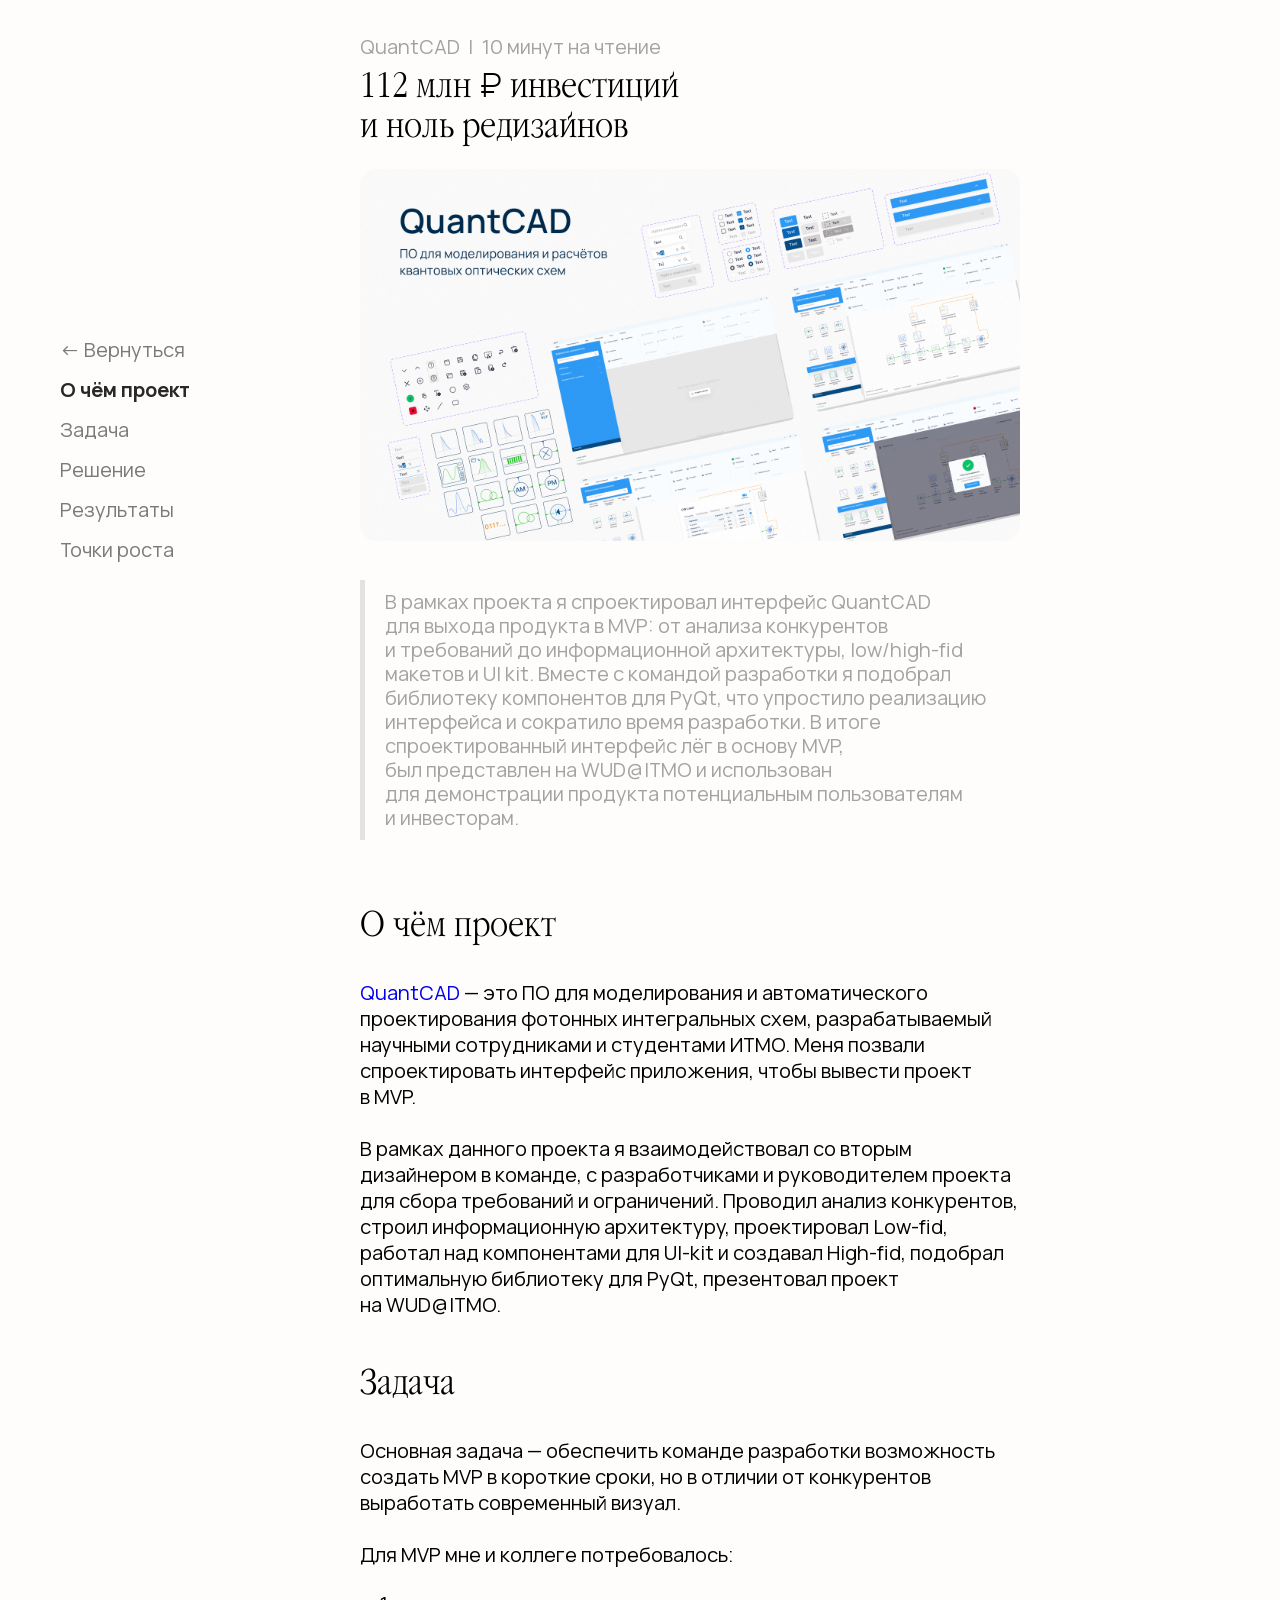
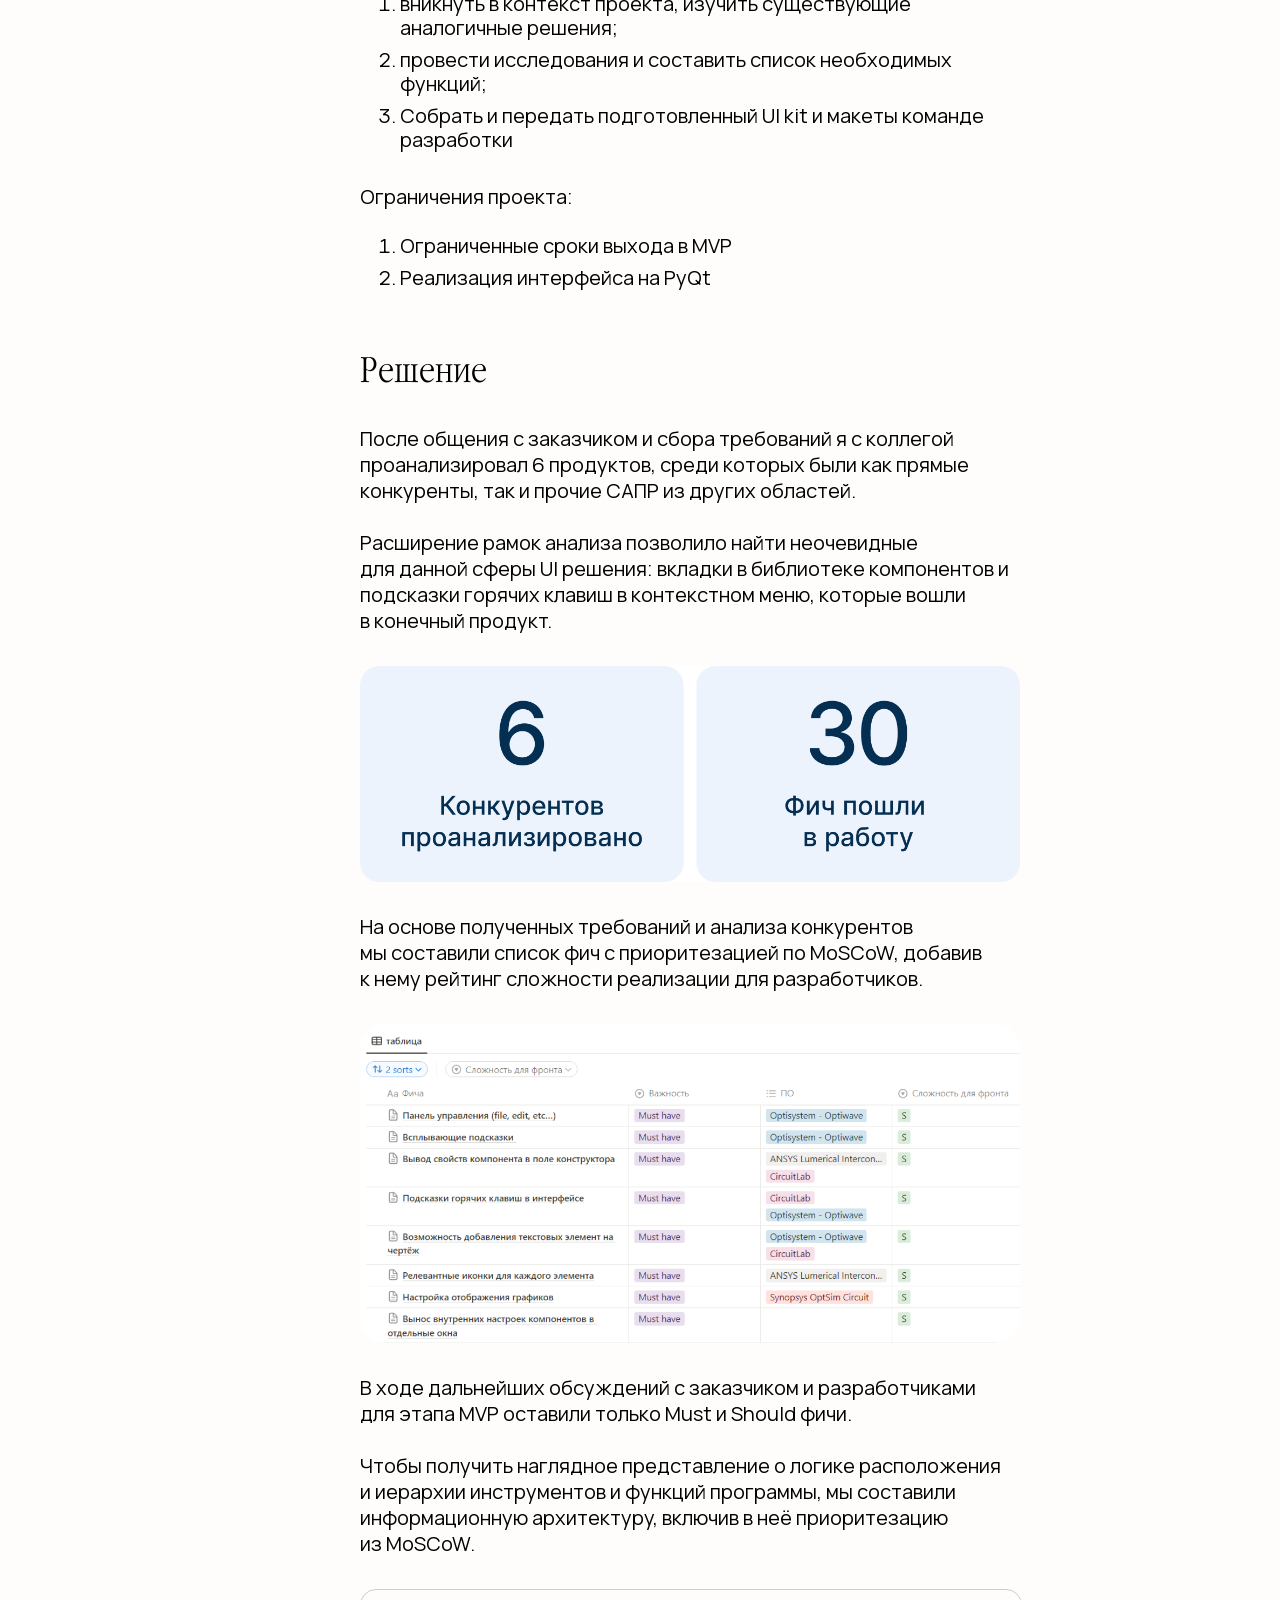
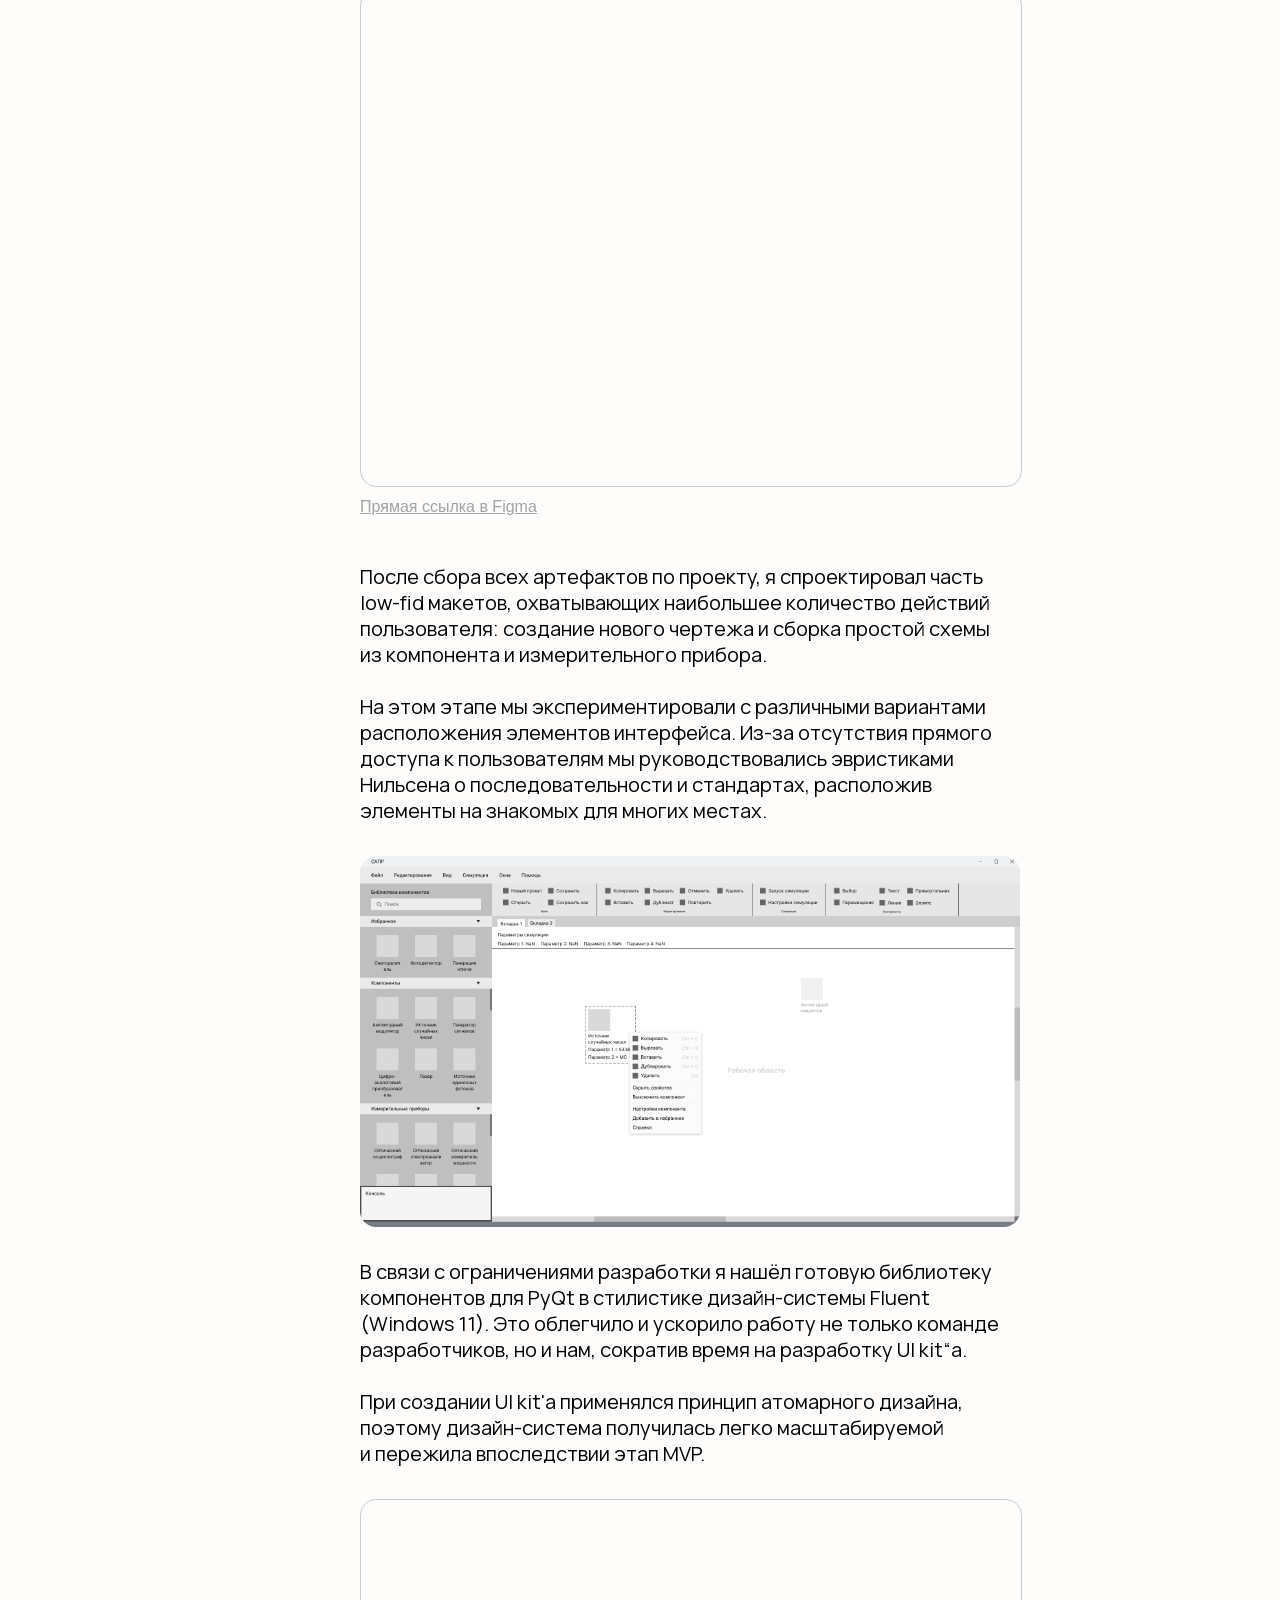
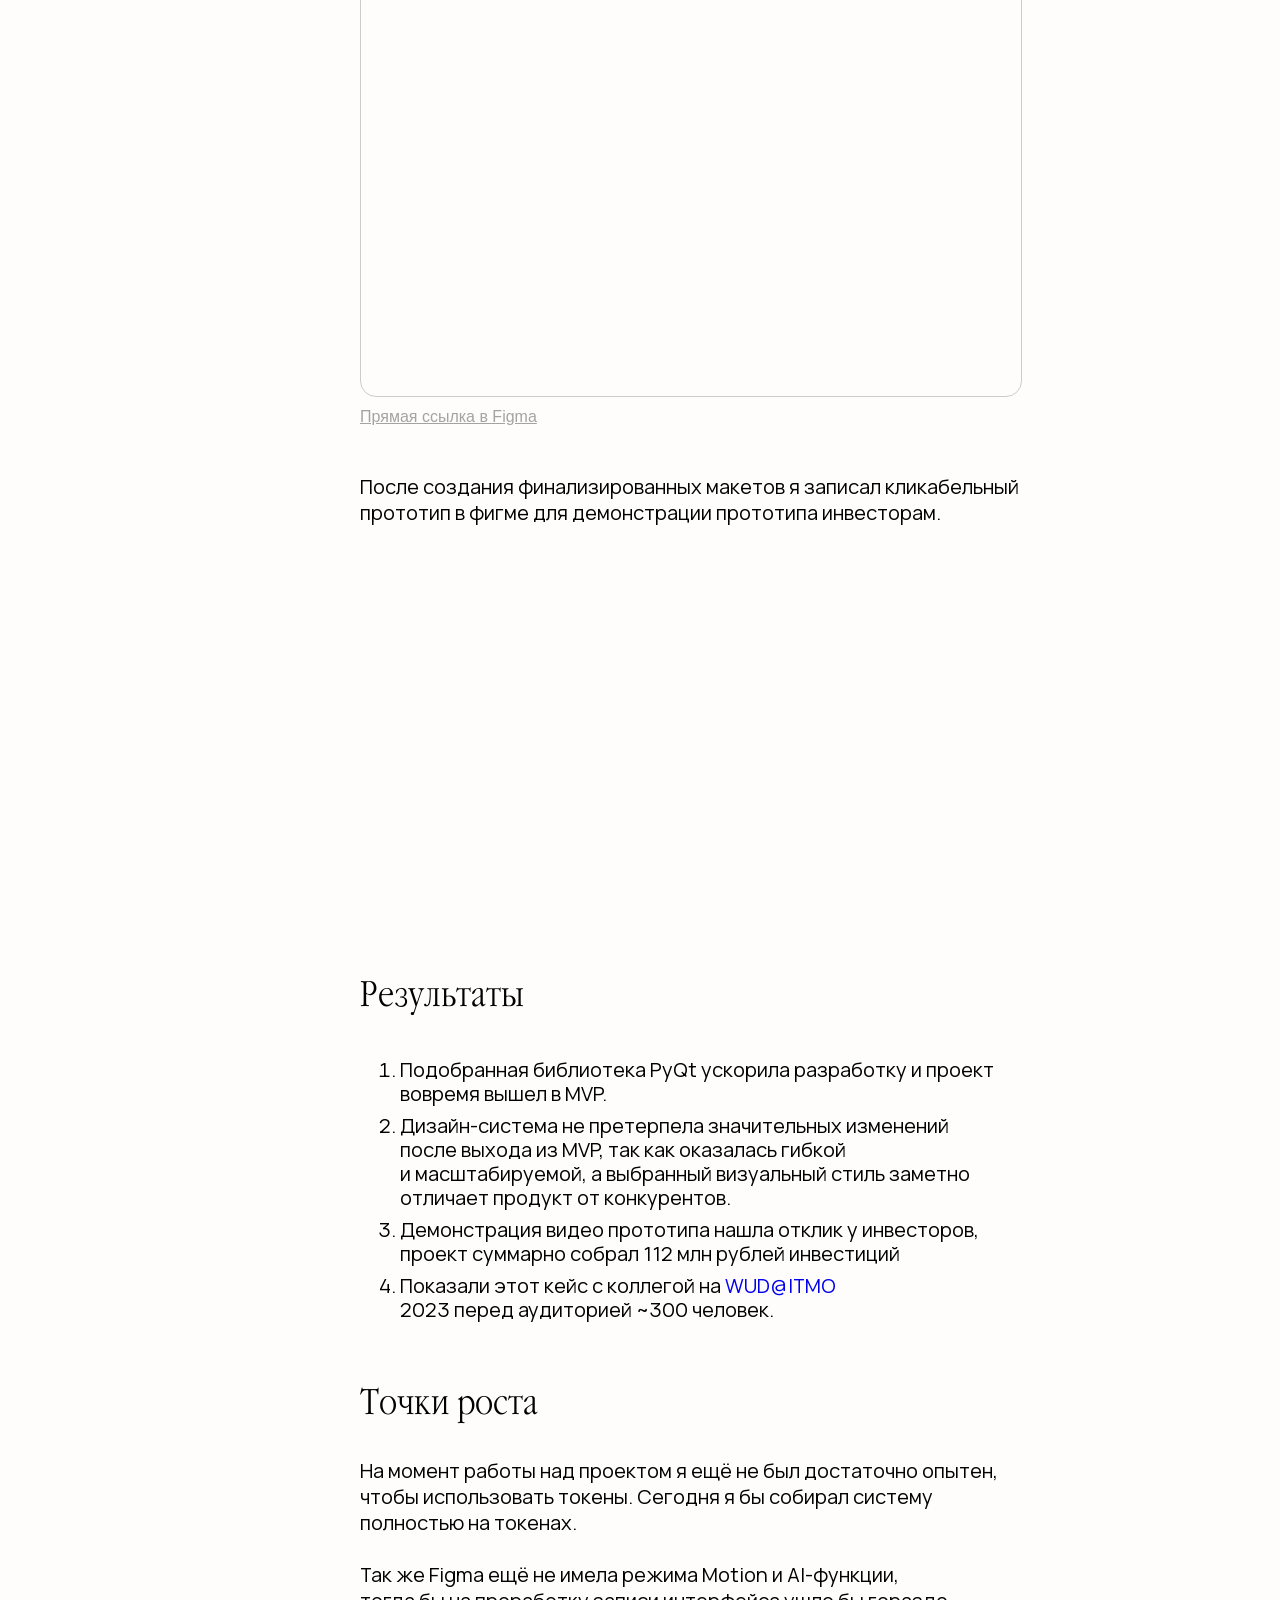
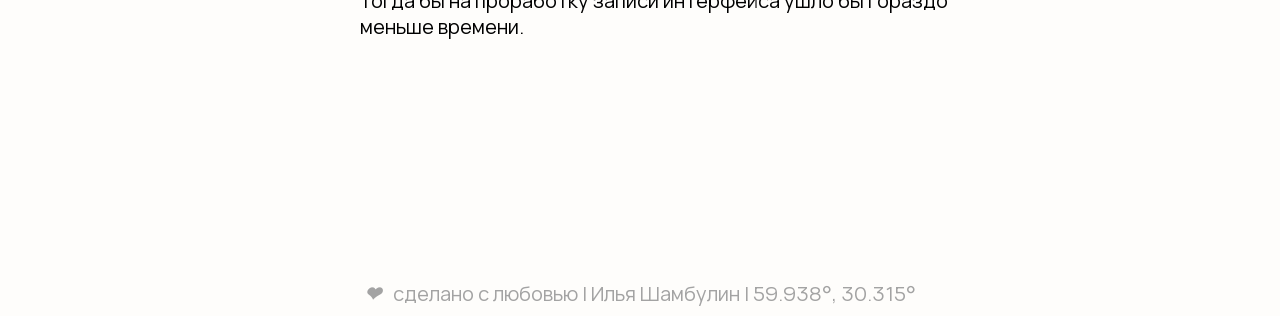
<file: quantcad/index.html>
<!DOCTYPE html><html lang="ru-RU" data-ws-project="18eab014-7543-48b5-845f-8b65e1f3f7b2" data-ws-version="4285" data-ws-last-published="2026-08-16T21:43:28.795Z"><head><link rel="stylesheet" type="text/css" href="/assets/static/app_generated_index-6937cd5a.Ctr5WUJf.css"><meta charSet="UTF-8"/><meta name="viewport" content="width=device-width,initial-scale=1"/><link rel="icon" href="/assets/avatar_wD6Rh8InQc6aRE7RC56OQ.png"/><link rel="preload" href="/assets/classicrussian_bolditalic_9OGPqjnCWGj2nlQ7H7Hf0.ttf" as="font" crossorigin="anonymous"/><link rel="preload" href="/assets/classicrussian_zdp5-O2AtRqAIZSBXaFfG.ttf" as="font" crossorigin="anonymous"/><link rel="preload" href="/assets/VelaSans-GX_v_5DtQOWyEVeM3bXiqVU8.ttf" as="font" crossorigin="anonymous"/><link rel="preload" href="/assets/classicrussianplain_XXMua8U76VDK3aVS9K5cd.ttf" as="font" crossorigin="anonymous"/><link rel="preload" href="/assets/classicrussian_bold_OxcgvGtvwvAwzeBKwHShq.ttf" as="font" crossorigin="anonymous"/><link rel="preload" href="/assets/VelaSans-Light_0sa8UXgQ8-6hzxlTDA9-d.ttf" as="font" crossorigin="anonymous"/><link rel="preload" href="/assets/classicrussianbolditalic_Dx6Uvg1MAPd5I9fWqqbDJ.ttf" as="font" crossorigin="anonymous"/><link rel="preload" href="/assets/VelaSans-Regular_l1R7RQq8PDNvC935XG6EB.ttf" as="font" crossorigin="anonymous"/><link rel="preload" href="/assets/classicrussian_italic_DydJDyeVNhB8pcziGelwg.ttf" as="font" crossorigin="anonymous"/><link rel="preload" href="/assets/classicrussianitalic_Ve7pfI9u21nFBPocc-GYI.ttf" as="font" crossorigin="anonymous"/><link rel="preload" href="/assets/classicrussianbold_EVyQkBmEr1aB2T3vLyeCJ.ttf" as="font" crossorigin="anonymous"/><meta property="og:url" content="https://url/quantcad"/><meta property="og:title" content="QuantCAD | 112 млн ₽ инвестиций  и ноль редизайнов"/><meta property="og:type" content="website"/><title>QuantCAD | 112 млн ₽ инвестиций  и ноль редизайнов</title></head><body class="article-mobile-offset w-element cbgfy19 c1ghyfie cktccy8 c15im3zh cidopjm c1t1ky9i cjgug1y c1hwq8cc c1hbfygp c1axp7bz c5ud6dt cau4eo5 cpa7nnf cjzowtc c10upm9x ck8szcj crjcrep cd3ep79 c1hd41b4 c1bss3jj c1npjhdx"><div class="w-element c5ud6dt ctrqbiw c1uj8myn c1bdxy3n c1ghyfie c11f31e3 c1hbfygp c1axp7bz c1hwq8cc c1t1ky9i c18hk7wt cs6kyoq cjgug1y c1aqv6us cvolzx7 c13tewi9 cw4l4gu c1w0f9rl c1ijy4jg crjcrep ck8szcj"><div class="w-element c1t1ky9i cjgug1y cjbidmg c1bf3gbv cnyeb32 c12pndbt crqzkns"><div id="works" class="w-element c1t1ky9i cjgug1y c1g7k7ti cdqfwys c1u5offw c124mwf6 c12gjv7g c1l2fdjr c165raxf"><div id="works" class="w-element cluq3ws c1t1ky9i c1r0i6f5 c11l58ng c1ghyfie cmdfsav c1a2eyth c12pndbt c1vrv1r1 cb8zjrt chp7ggd"><div class="w-element cluq3ws c1t1ky9i cjgug1y cbzgvrn c12ftveh c1ghyfie c12pndbt cb8zjrt chp7ggd"><div id="about" class="w-element c1t1ky9i cjgug1y c6p55kh c5uqp3h c1ykdc61 cluq3ws c14mz0w7 c7565xs c12pndbt "><div class="w-element c1t1ky9i cjgug1y c1bblol2 coo2v9f c1am9md2 cevpnyh cemext8"><div data-reveal="" class="w-element c1t1ky9i c1sesscl coo2v9f c1bblol2"><h3 class="w-element c5bqngv cfky18h c7ydmfi cje2fxc clako7o cee4xb8">QuantCAD</h3><h3 class="w-element c5bqngv cfky18h c7ydmfi cje2fxc clako7o cee4xb8">|</h3><h3 class="w-element c5bqngv cfky18h c7ydmfi cje2fxc clako7o cee4xb8">10 минут на чтение</h3></div><h2 data-reveal="" class="w-element chydk8c c1u5offw clako7o c1vrp7pb c5bqngv c1j8iybi c1qi3ah2 c13hwq9p c1e37voh c1n6thg7 c126mgj0 ctjol56 c1r42fpw c1ty5cll c12pndbt">112 млн <span class="w-element chqwizw cw3msh cxl7cjc cm9ljkc">₽</span> инвестиций <br/>и ноль редизайнов</h2></div><img data-reveal="" class="w-image cqho5js c2f9ju c1rjy4ay c1fwvg4j" alt="" width="1730" height="974" sizes="100vw" srcSet="/assets/quant_oLCHYGeMrc0_vXfkYbkEt.png 16w, /assets/quant_oLCHYGeMrc0_vXfkYbkEt.png 32w, /assets/quant_oLCHYGeMrc0_vXfkYbkEt.png 48w, /assets/quant_oLCHYGeMrc0_vXfkYbkEt.png 64w, /assets/quant_oLCHYGeMrc0_vXfkYbkEt.png 96w, /assets/quant_oLCHYGeMrc0_vXfkYbkEt.png 128w, /assets/quant_oLCHYGeMrc0_vXfkYbkEt.png 256w, /assets/quant_oLCHYGeMrc0_vXfkYbkEt.png 384w, /assets/quant_oLCHYGeMrc0_vXfkYbkEt.png 640w, /assets/quant_oLCHYGeMrc0_vXfkYbkEt.png 750w, /assets/quant_oLCHYGeMrc0_vXfkYbkEt.png 828w, /assets/quant_oLCHYGeMrc0_vXfkYbkEt.png 1080w, /assets/quant_oLCHYGeMrc0_vXfkYbkEt.png 1200w, /assets/quant_oLCHYGeMrc0_vXfkYbkEt.png 1920w, /assets/quant_oLCHYGeMrc0_vXfkYbkEt.png 2048w, /assets/quant_oLCHYGeMrc0_vXfkYbkEt.png 3840w" src="/assets/quant_oLCHYGeMrc0_vXfkYbkEt.png" decoding="async" loading="lazy"/><blockquote data-reveal="" class="w-element cdrvoes cssnunr c1rwpk9n ctrqbiw c1o6mibk c1uj8myn cfky18h c7ydmfi c2podux cee4xb8">В рамках проекта я спроектировал интерфейс QuantCAD для выхода продукта в MVP: от анализа конкурентов и требований до информационной архитектуры, low/high-fid макетов и UI kit. Вместе с командой разработки я подобрал библиотеку компонентов для PyQt, что упростило реализацию интерфейса и сократило время разработки. В итоге спроектированный интерфейс лёг в основу MVP, был представлен на WUD@ITMO и использован для демонстрации продукта потенциальным пользователям и инвесторам.</blockquote></div><div id="about" class="w-element c1t1ky9i cjgug1y c12z4sws c1bk30av c1ykdc61 cluq3ws c14mz0w7 c7565xs c12pndbt"><div class="w-element c1t1ky9i cjgug1y c1bblol2 coo2v9f cevpnyh cemext8"><h2 data-reveal="" class="w-element chydk8c c1u5offw clako7o c1vrp7pb c5bqngv cluq3ws c1qi3ah2 c13hwq9p c1e37voh c1n6thg7 c126mgj0 ctjol56 c1r42fpw c1ty5cll c12pndbt">О чём проект</h2></div><p data-reveal="" class="w-element c5bqngv cfky18h c14yn3m5 cje2fxc clako7o cluq3ws c1yboeqv cee4xb8 c12pndbt"><a href="https://quantcad.ru" class="w-element c1vcftj7">QuantCAD</a> — это ПО для моделирования и автоматического проектирования фотонных интегральных схем, разрабатываемый научными сотрудниками и студентами ИТМО. Меня позвали спроектировать интерфейс приложения, чтобы вывести проект в MVP.<br/><br/>В рамках данного проекта я взаимодействовал со вторым дизайнером в команде, с разработчиками и руководителем проекта для сбора требований и ограничений. Проводил анализ конкурентов, строил информационную архитектуру, проектировал Low-fid, работал над компонентами для UI-kit и создавал High-fid, подобрал оптимальную библиотеку для PyQt, презентовал проект на WUD@ITMO.</p></div><div id="target" class="w-element c1t1ky9i cjgug1y c12z4sws c1bk30av c1ykdc61 cluq3ws c14mz0w7 c7565xs c12pndbt"><div class="w-element c1t1ky9i cjgug1y c1bblol2 coo2v9f cevpnyh cemext8"><h2 data-reveal="" class="w-element chydk8c c1u5offw clako7o c1vrp7pb c5bqngv cluq3ws c1qi3ah2 c13hwq9p c1e37voh c1n6thg7 c126mgj0 ctjol56 c1r42fpw c1ty5cll c12pndbt">Задача</h2></div><div class="w-element c1t1ky9i cjgug1y c1bblol2 coo2v9f"><p data-reveal="" class="w-element c5bqngv cfky18h c14yn3m5 cje2fxc clako7o cluq3ws c1yboeqv cee4xb8 c12pndbt">Основная задача — обеспечить команде разработки возможность создать MVP в короткие сроки, но в отличии от конкурентов выработать современный визуал.<br/><br/>Для MVP мне и коллеге потребовалось:</p><ul data-reveal="" class="w-element cxil2p4 c1t1ky9i cjgug1y c1bblol2 coo2v9f"><li class="w-element cfky18h cee4xb8">вникнуть в контекст проекта, изучить существующие аналогичные решения;</li><li class="w-element cfky18h cee4xb8">провести исследования и составить список необходимых функций;</li><li class="w-element cfky18h cee4xb8">Собрать и передать подготовленный UI kit и макеты команде разработки</li></ul><p data-reveal="" class="w-element c5bqngv cfky18h c14yn3m5 c13ngj71 clako7o cluq3ws c1yboeqv cee4xb8 c12pndbt">Ограничения проекта:</p><ul data-reveal="" class="w-element cxil2p4 c1t1ky9i cjgug1y c1bblol2 coo2v9f"><li class="w-element cfky18h cee4xb8">Ограниченные сроки выхода в MVP</li><li class="w-element cfky18h cee4xb8">Реализация интерфейса на PyQt</li></ul></div></div><div id="solution" class="w-element c1t1ky9i cjgug1y c12z4sws c1bk30av c1ykdc61 cluq3ws c14mz0w7 c7565xs c12pndbt"><div class="w-element c1t1ky9i cjgug1y c1bblol2 coo2v9f cevpnyh cemext8"><h2 data-reveal="" class="w-element chydk8c c1u5offw clako7o c1vrp7pb c5bqngv cluq3ws c1qi3ah2 c13hwq9p c1e37voh c1n6thg7 c126mgj0 ctjol56 c1r42fpw c1ty5cll c12pndbt">Решение</h2></div><p data-reveal="" class="w-element c5bqngv cfky18h c14yn3m5 cje2fxc clako7o cluq3ws c1yboeqv cee4xb8 c12pndbt">После общения с заказчиком и сбора требований я с коллегой проанализировал 6 продуктов, среди которых были как прямые конкуренты, так и прочие САПР из других областей.<br/><br/>Расширение рамок анализа позволило найти неочевидные для данной сферы UI решения: вкладки в библиотеке компонентов и подсказки горячих клавиш в контекстном меню, которые вошли в конечный продукт.</p><img data-reveal="" class="w-image cqho5js c2f9ju c1rjy4ay c1fwvg4j" alt="" width="1224" height="400" sizes="100vw" srcSet="/assets/Frame_400_Pvsxjvy1InH7egHHaKako.png 16w, /assets/Frame_400_Pvsxjvy1InH7egHHaKako.png 32w, /assets/Frame_400_Pvsxjvy1InH7egHHaKako.png 48w, /assets/Frame_400_Pvsxjvy1InH7egHHaKako.png 64w, /assets/Frame_400_Pvsxjvy1InH7egHHaKako.png 96w, /assets/Frame_400_Pvsxjvy1InH7egHHaKako.png 128w, /assets/Frame_400_Pvsxjvy1InH7egHHaKako.png 256w, /assets/Frame_400_Pvsxjvy1InH7egHHaKako.png 384w, /assets/Frame_400_Pvsxjvy1InH7egHHaKako.png 640w, /assets/Frame_400_Pvsxjvy1InH7egHHaKako.png 750w, /assets/Frame_400_Pvsxjvy1InH7egHHaKako.png 828w, /assets/Frame_400_Pvsxjvy1InH7egHHaKako.png 1080w, /assets/Frame_400_Pvsxjvy1InH7egHHaKako.png 1200w, /assets/Frame_400_Pvsxjvy1InH7egHHaKako.png 1920w, /assets/Frame_400_Pvsxjvy1InH7egHHaKako.png 2048w, /assets/Frame_400_Pvsxjvy1InH7egHHaKako.png 3840w" src="/assets/Frame_400_Pvsxjvy1InH7egHHaKako.png" decoding="async" loading="lazy"/><p data-reveal="" class="w-element c5bqngv cfky18h c14yn3m5 cje2fxc clako7o cluq3ws c1yboeqv cee4xb8 c12pndbt">На основе полученных требований и анализа конкурентов мы составили список фич с приоритезацией по MoSCoW, добавив к нему рейтинг сложности реализации для разработчиков.</p><img data-reveal="" class="w-image cqho5js c2f9ju c1rjy4ay c1fwvg4j" alt="" width="1224" height="591" sizes="100vw" srcSet="/assets/image_88_d5BeQaJZOPykUeFjZMTQf.png 16w, /assets/image_88_d5BeQaJZOPykUeFjZMTQf.png 32w, /assets/image_88_d5BeQaJZOPykUeFjZMTQf.png 48w, /assets/image_88_d5BeQaJZOPykUeFjZMTQf.png 64w, /assets/image_88_d5BeQaJZOPykUeFjZMTQf.png 96w, /assets/image_88_d5BeQaJZOPykUeFjZMTQf.png 128w, /assets/image_88_d5BeQaJZOPykUeFjZMTQf.png 256w, /assets/image_88_d5BeQaJZOPykUeFjZMTQf.png 384w, /assets/image_88_d5BeQaJZOPykUeFjZMTQf.png 640w, /assets/image_88_d5BeQaJZOPykUeFjZMTQf.png 750w, /assets/image_88_d5BeQaJZOPykUeFjZMTQf.png 828w, /assets/image_88_d5BeQaJZOPykUeFjZMTQf.png 1080w, /assets/image_88_d5BeQaJZOPykUeFjZMTQf.png 1200w, /assets/image_88_d5BeQaJZOPykUeFjZMTQf.png 1920w, /assets/image_88_d5BeQaJZOPykUeFjZMTQf.png 2048w, /assets/image_88_d5BeQaJZOPykUeFjZMTQf.png 3840w" src="/assets/image_88_d5BeQaJZOPykUeFjZMTQf.png" decoding="async" loading="lazy"/><p data-reveal="" class="w-element c5bqngv cfky18h c14yn3m5 cje2fxc clako7o cluq3ws c1yboeqv cee4xb8 c12pndbt">В ходе дальнейших обсуждений с заказчиком и разработчиками для этапа MVP оставили только Must и Should фичи.<br/><br/>Чтобы получить наглядное представление о логике расположения и иерархии инструментов и функций программы, мы составили информационную архитектуру, включив в неё приоритезацию из MoSCoW.</p><div class="w-html-embed c1aq1nxs c70my80 c173o7ve c1rjy4ay c12pndbt"><div style="max-width: 660px; display: inline-block;">
  
  <!-- Скругленный iframe с доской Miro -->
  <div style="width: 100%; height: 496px; border-radius: 16px; overflow: hidden; border: 1px solid #ccc;">
    <iframe width="100%" height="100%" src="https://embed.figma.com/design/i5fdAZR8yBhdGJ4lI6hMdv/%D0%98%D0%90-%D0%A1%D0%90%D0%9F%D0%A0-QuantCAD?node-id=1-6&amp;embed-host=share" frameborder="0" allow="fullscreen; clipboard-read; clipboard-write" allowfullscreen=""></iframe>
  </div>

  <!-- Подпись со встроенной ссылкой -->
  <p style="font-size: 16px; color: #a3a3a3; margin-top: 10px; text-align: left; font-family: sans-serif;">
    <a href="https://www.figma.com/design/i5fdAZR8yBhdGJ4lI6hMdv/%D0%98%D0%90-%D0%A1%D0%90%D0%9F%D0%A0-QuantCAD?node-id=1-6&t=jp6M5pXdZHQdZqmj-1" target="_blank" style="color: #a3a3a3; text-decoration: underline;">Прямая ссылка в Figma</a>
  </p>

</div></div><p data-reveal="" class="w-element c5bqngv cfky18h c14yn3m5 cje2fxc clako7o cluq3ws c1yboeqv cee4xb8">После сбора всех артефактов по проекту, я спроектировал часть low-fid макетов, охватывающих наибольшее количество действий пользователя: создание нового чертежа и сборка простой схемы из компонента и измерительного прибора.<br/><br/>На этом этапе мы экспериментировали с различными вариантами расположения элементов интерфейса. Из-за отсутствия прямого доступа к пользователям мы руководствовались эвристиками Нильсена о последовательности и стандартах, расположив элементы на знакомых для многих местах.</p><img data-reveal="" class="w-image cqho5js c2f9ju c1rjy4ay c1fwvg4j" alt="" width="1920" height="1080" sizes="100vw" srcSet="/assets/low-fid_Ko6tNsQCwH6JSBeHPSkpn.png 16w, /assets/low-fid_Ko6tNsQCwH6JSBeHPSkpn.png 32w, /assets/low-fid_Ko6tNsQCwH6JSBeHPSkpn.png 48w, /assets/low-fid_Ko6tNsQCwH6JSBeHPSkpn.png 64w, /assets/low-fid_Ko6tNsQCwH6JSBeHPSkpn.png 96w, /assets/low-fid_Ko6tNsQCwH6JSBeHPSkpn.png 128w, /assets/low-fid_Ko6tNsQCwH6JSBeHPSkpn.png 256w, /assets/low-fid_Ko6tNsQCwH6JSBeHPSkpn.png 384w, /assets/low-fid_Ko6tNsQCwH6JSBeHPSkpn.png 640w, /assets/low-fid_Ko6tNsQCwH6JSBeHPSkpn.png 750w, /assets/low-fid_Ko6tNsQCwH6JSBeHPSkpn.png 828w, /assets/low-fid_Ko6tNsQCwH6JSBeHPSkpn.png 1080w, /assets/low-fid_Ko6tNsQCwH6JSBeHPSkpn.png 1200w, /assets/low-fid_Ko6tNsQCwH6JSBeHPSkpn.png 1920w, /assets/low-fid_Ko6tNsQCwH6JSBeHPSkpn.png 2048w, /assets/low-fid_Ko6tNsQCwH6JSBeHPSkpn.png 3840w" src="/assets/low-fid_Ko6tNsQCwH6JSBeHPSkpn.png" decoding="async" loading="lazy"/><p data-reveal="" class="w-element c5bqngv cfky18h c14yn3m5 cje2fxc clako7o cluq3ws c1yboeqv cee4xb8 c12pndbt">В связи с ограничениями разработки я нашёл готовую библиотеку компонентов для PyQt в стилистике дизайн-системы Fluent (Windows 11). Это облегчило и ускорило работу не только команде разработчиков, но и нам, сократив время на разработку UI kit“а.<br/><br/>При создании UI kit&#x27;а применялся принцип атомарного дизайна, поэтому дизайн-система получилась легко масштабируемой и пережила впоследствии этап MVP.</p><div class="w-html-embed c1aq1nxs c70my80 c173o7ve c1rjy4ay c12pndbt"><div style="max-width: 660px; display: inline-block;">
  
  <!-- Скругленный iframe с доской Miro -->
  <div style="width: 100%; height: 496px; border-radius: 16px; overflow: hidden; border: 1px solid #ccc;">
    <iframe width="100%" height="100%" src="https://embed.figma.com/design/i5fdAZR8yBhdGJ4lI6hMdv/%D0%98%D0%90-%D0%A1%D0%90%D0%9F%D0%A0-QuantCAD?node-id=22-306&embed-host=share" frameborder="0" allow="fullscreen; clipboard-read; clipboard-write" allowfullscreen=""></iframe>
  </div>

  <!-- Подпись со встроенной ссылкой -->
  <p style="font-size: 16px; color: #a3a3a3; margin-top: 10px; text-align: left; font-family: sans-serif;">
    <a href="https://www.figma.com/design/i5fdAZR8yBhdGJ4lI6hMdv/%D0%98%D0%90-%D0%A1%D0%90%D0%9F%D0%A0-QuantCAD?node-id=22-306&t=yAomjKME5tqEJWG9-1" target="_blank" style="color: #a3a3a3; text-decoration: underline;">Прямая ссылка в Figma</a>
  </p>

</div></div><p data-reveal="" class="w-element c5bqngv cfky18h c14yn3m5 cje2fxc clako7o cluq3ws c1yboeqv cee4xb8 c12pndbt">После создания финализированных макетов я записал кликабельный прототип в фигме для демонстрации прототипа инвесторам.</p><div data-reveal="" class="w-html-embed c9uu1mj c1ghyfie c1xx4jjy c1plx3me c3gpemq c1nzigw9 cejj1yn c1bdxy3n ccsx6tw cpiyym7 cm3aiw2 c1e341c9 c1vrv1r1"><style>
  .kinescope-wrapper {
    width: 660px;
    max-width: 660px;
    aspect-ratio: 16 / 9;
  }

  .kinescope-wrapper iframe {
    display: block;
    width: 100%;
    height: 100%;
    border: 0;
  }

  @media (max-width: 600px) {
    .kinescope-wrapper {
      width: min(360px);
      max-width: 360px;
    }
  }
</style>

<div class="kinescope-wrapper">
  <iframe
    src="https://kinescope.io/embed/sVsKLZ5bXDjvey6YcbwsDh"
    allow="autoplay; fullscreen; picture-in-picture; encrypted-media; gyroscope; accelerometer; clipboard-write; screen-wake-lock;"
    frameborder="0"
    allowfullscreen>
  </iframe>
</div></div></div><div id="result" class="w-element c1t1ky9i cjgug1y coft08o c1bulgx4 c1ykdc61 cluq3ws c14mz0w7 c7565xs c12pndbt"><div class="w-element c1t1ky9i cjgug1y c1bblol2 coo2v9f cevpnyh cemext8"><h2 data-reveal="" class="w-element chydk8c c1u5offw clako7o c1vrp7pb c5bqngv cluq3ws c1qi3ah2 c13hwq9p c1e37voh c1n6thg7 c126mgj0 ctjol56 c1r42fpw c1ty5cll c12pndbt">Результаты</h2></div><ul data-reveal="" class="w-element cxil2p4 c1t1ky9i cjgug1y c1bblol2 coo2v9f"><li class="w-element cfky18h cee4xb8">Подобранная библиотека PyQt ускорила разработку и проект вовремя вышел в MVP.</li><li class="w-element cfky18h cee4xb8">Дизайн-система не претерпела значительных изменений после выхода из MVP, так как оказалась гибкой и масштабируемой, а выбранный визуальный стиль заметно отличает продукт от конкурентов.</li><li class="w-element cfky18h cee4xb8">Демонстрация видео прототипа нашла отклик у инвесторов, проект суммарно собрал 112 млн рублей инвестиций</li><li class="w-element cfky18h cee4xb8">Показали этот кейс с коллегой на <a href="https://wud.itmo.ru/2023.html" class="w-element c1vcftj7">WUD@ITMO </a>2023 перед аудиторией ~300 человек.</li></ul></div><div id="grow" class="w-element c1t1ky9i cjgug1y c12z4sws c1bk30av c1ykdc61 cluq3ws c14mz0w7 c7565xs c12pndbt"><div class="w-element c1t1ky9i cjgug1y c1bblol2 coo2v9f cevpnyh cemext8"><h2 data-reveal="" class="w-element chydk8c c1u5offw clako7o c1vrp7pb c5bqngv cluq3ws c1qi3ah2 c13hwq9p c1e37voh c1n6thg7 c126mgj0 ctjol56 c1r42fpw c1ty5cll c12pndbt">Точки роста</h2></div><p data-reveal="" class="w-element c5bqngv cfky18h c14yn3m5 cje2fxc clako7o cluq3ws c1yboeqv cee4xb8 c12pndbt">На момент работы над проектом я ещё не был достаточно опытен, чтобы использовать токены. Сегодня я бы собирал систему полностью на токенах.<br/><br/>Так же Figma ещё не имела режима Motion и AI-функции, тогда бы на проработку записи интерфейса ушло бы гораздо меньше времени.</p></div></div></div></div></div><div class="w-element c1vs0y4n c1jtgw1l c1a3xdoe c1t1ky9i cjgug1y c1bblol2 coo2v9f ctdclm5 c17ed0gl c9uu1mj crccz8s c1ghyfie menu-sidebar
"><a class="w-element c13to7nf cfky18h c5bqngv c7ydmfi cnpmm9y menu-link" href="/">← Вернуться</a><a class="w-element c13to7nf cfky18h c5bqngv c7ydmfi cnpmm9y menu-link" href="#about">О чём проект</a><a class="w-element c13to7nf cfky18h c5bqngv c7ydmfi cnpmm9y menu-link" href="#target">Задача</a><a class="w-element c13to7nf cfky18h c5bqngv c7ydmfi cnpmm9y menu-link
" href="#solution">Решение</a><a class="w-element c13to7nf cfky18h c5bqngv c7ydmfi cnpmm9y menu-link
" href="#result">Результаты</a><a class="w-element c13to7nf cfky18h c5bqngv c7ydmfi cnpmm9y menu-link
" href="#grow">Точки роста</a><div class="w-html-embed c1mxnpsi"><style>
  /* =========================================================
     БАЗОВОЕ ПОВЕДЕНИЕ
     ========================================================= */

  html {
    scroll-behavior: auto;
  }

  /* =========================================================
     SIDEBAR MENU — DESKTOP
     ========================================================= */

  .menu-sidebar {
    position: fixed !important;
    top: 50% !important;
    left: calc(50% - 600px + 20px) !important;

    height: auto !important;
    min-height: 0 !important;
    width: auto !important;

    transform: translateY(-50%) !important;

    margin: 0 !important;
    padding: 0 !important;

    display: flex !important;
    flex-direction: column !important;

    gap: 16px !important;

    z-index: 9999 !important;

    align-items: flex-start !important;
    justify-content: center !important;

    transition:
      transform 0.3s ease,
      opacity 0.3s ease;
  }

  /* =========================================================
     LINKS
     ========================================================= */

  .menu-link,
  .menu-link:visited,
  .menu-link:hover,
  .menu-link:focus {
    text-decoration: none !important;
    color: #7A7A7A;

    transition: color 0.2s ease;
  }

  .menu-link:hover {
    color: #505050 !important;
  }

  .menu-link.active {
    color: #282828 !important;
    font-weight: bold !important;
  }

  /* =========================================================
     ANCHOR OFFSET
     ========================================================= */

  section {
    scroll-margin-top: 80px;
  }

  /* =========================================================
     BURGER
     ========================================================= */

  .dynamic-burger-btn {
    display: none !important;

    position: fixed !important;

    top: 12px !important;
    left: 8px !important;

    z-index: 2147483647 !important;

    width: 40px !important;
    height: 40px !important;

    background: #ffffff !important;

    border: 1px solid #a3a3a3 !important;
    border-radius: 8px !important;

    cursor: pointer !important;

    padding: 8px !important;

    box-shadow:
      0 2px 8px rgba(0, 0, 0, 0.08) !important;

    flex-direction: column !important;
    justify-content: space-around !important;
    align-items: center !important;

    box-sizing: border-box !important;
  }

  .dynamic-burger-btn span {
    display: block !important;

    width: 100% !important;
    height: 2px !important;

    background-color: #282828 !important;

    border-radius: 2px !important;

    transition: all 0.3s ease !important;
  }

  /* =========================================================
     BURGER → CROSS
     ========================================================= */

  .dynamic-burger-btn.active span:nth-child(1) {
    transform:
      translateY(7px)
      rotate(45deg) !important;
  }

  .dynamic-burger-btn.active span:nth-child(2) {
    opacity: 0 !important;
  }

  .dynamic-burger-btn.active span:nth-child(3) {
    transform:
      translateY(-7px)
      rotate(-45deg) !important;
  }

  /* =========================================================
     RESPONSIVE
     ========================================================= */

  @media (max-width: 1240px) {

    .menu-sidebar {
      left: 20px !important;
    }

  }

  /* =========================================================
     MOBILE
     ========================================================= */

  @media (max-width: 800px) {

    .dynamic-burger-btn {
      display: flex !important;
    }

    .menu-sidebar {

      top: 0 !important;
      left: 0 !important;
      right: 0 !important;
      bottom: 0 !important;

      width: 100vw !important;
      height: 100vh !important;

      background-color: #fefdfb !important;

      padding:
        80px
        8px
        40px
        8px !important;

      box-sizing: border-box !important;

      align-items: center !important;
      justify-content: center !important;

      text-align: center !important;

      gap: 28px !important;

      z-index: 2147483646 !important;

      opacity: 0 !important;
      visibility: hidden !important;
      pointer-events: none !important;

      transform: scale(0.98) !important;

      transition:
        opacity 0.25s ease,
        transform 0.25s ease,
        visibility 0.25s ease !important;
    }

    .menu-sidebar.open {

      opacity: 1 !important;

      visibility: visible !important;

      pointer-events: auto !important;

      transform: scale(1) !important;
    }

    .menu-link {
      font-size: 22px !important;
      text-align: center !important;
    }

  }
</style>


<script>
document.addEventListener('DOMContentLoaded', () => {

  /* =========================================================
     SCROLL MANAGEMENT
     ========================================================= */

  if ('scrollRestoration' in history) {
    history.scrollRestoration = 'manual';
  }


  /* =========================================================
     PATH
     ========================================================= */

  const normalizePath = (path) => {

    const normalized =
      path.replace(/\/+$/, '');

    return normalized || '/';
  };


  const currentPath =
    normalizePath(
      window.location.pathname
    );


  const HOME_PATH = '/';

  const isHomePage =
    currentPath === HOME_PATH;


  /* =========================================================
     HOME SCROLL STORAGE KEY
     ========================================================= */

  const HOME_SCROLL_KEY =
    'homeScrollPosition';


  /* =========================================================
     SAVE HOME POSITION
     
     Сохраняем ПОСТОЯННО во время скролла.
     ========================================================= */

  let saveScrollTimer = null;

  const saveHomeScrollPosition = () => {

    if (!isHomePage) {
      return;
    }

    clearTimeout(saveScrollTimer);

    saveScrollTimer = setTimeout(() => {

      sessionStorage.setItem(
        HOME_SCROLL_KEY,
        String(window.scrollY)
      );

    }, 80);
  };


  /* =========================================================
     LISTENER SCROLL
     ========================================================= */

  if (isHomePage) {

    window.addEventListener(
      'scroll',
      saveHomeScrollPosition,
      {
        passive: true
      }
    );

  }


  /* =========================================================
     INITIAL SCROLL
     ========================================================= */

  const restorePageScroll = () => {

    /*
     * Если URL содержит hash:
     *
     * /#works
     *
     * ничего не делаем.
     *
     * Браузер сам должен перейти
     * к нужному элементу.
     */

    if (window.location.hash) {
      return;
    }


    /* =====================================================
       HOME
       ===================================================== */

    if (isHomePage) {

      const savedPosition =
        sessionStorage.getItem(
          HOME_SCROLL_KEY
        );


      /*
       * Есть сохранённая позиция
       */

      if (savedPosition !== null) {

        const position =
          parseInt(
            savedPosition,
            10
          );


        /*
         * Два requestAnimationFrame:
         *
         * 1. ждём первый layout
         * 2. ждём окончательный layout
         */

        requestAnimationFrame(() => {

          requestAnimationFrame(() => {

            window.scrollTo({

              top: position,

              left: 0,

              behavior: 'instant'

            });

          });

        });

      }

      /*
       * Если сохранённой позиции нет,
       * ничего не делаем.
       *
       * Браузер уже находится в начале страницы.
       */

      return;
    }


    /* =====================================================
       OTHER PAGES
       ===================================================== */

    window.scrollTo({

      top: 0,

      left: 0,

      behavior: 'instant'

    });

  };


  restorePageScroll();


  /* =========================================================
     SAVE BEFORE LEAVING
     
     Дополнительная страховка.
     Основное сохранение происходит через scroll listener.
     ========================================================= */

  window.addEventListener(
    'beforeunload',
    () => {

      saveHomeScrollPosition();

    }
  );


  /* =========================================================
     BURGER
     ========================================================= */

  let burgerBtn =
    document.querySelector(
      '.dynamic-burger-btn'
    );


  if (!burgerBtn) {

    burgerBtn =
      document.createElement('div');

    burgerBtn.className =
      'dynamic-burger-btn';

    burgerBtn.setAttribute(
      'role',
      'button'
    );

    burgerBtn.setAttribute(
      'aria-label',
      'Открыть меню'
    );

    burgerBtn.innerHTML =
      '<span></span><span></span><span></span>';

    document.body.appendChild(
      burgerBtn
    );

  }


  /* =========================================================
     SECTIONS
     
     =========================================================

     ДЛЯ СТРАНИЦЫ С:

     #about
     #target
     #solution
     #result
     #grow

     оставляем этот вариант.

     НА ГЛАВНОЙ заменить на:

     intro
     works
     values
     contact
     ========================================================= */

  const sections = [

    document.getElementById(
      'about'
    ),

    document.getElementById(
      'target'
    ),

    document.getElementById(
      'solution'
    ),

    document.getElementById(
      'result'
    ),

    document.getElementById(
      'grow'
    )

  ].filter(Boolean);


  /* =========================================================
     MENU ELEMENTS
     ========================================================= */

  const links =
    document.querySelectorAll(
      '.menu-link'
    );


  const sidebar =
    document.querySelector(
      '.menu-sidebar'
    );


  /* =========================================================
     MANUAL SCROLL STATE
     ========================================================= */

  let isManualScrolling = false;

  let scrollEndFallbackTimer =
    null;


  /* =========================================================
     TOGGLE MENU
     ========================================================= */

  const toggleMenu = (show) => {

    if (!sidebar) {
      return;
    }


    const isOpening =
      show !== undefined
        ? show
        : !sidebar.classList.contains(
            'open'
          );


    sidebar.classList.toggle(
      'open',
      isOpening
    );


    burgerBtn.classList.toggle(
      'active',
      isOpening
    );

  };


  /* =========================================================
     BURGER CLICK
     ========================================================= */

  burgerBtn.addEventListener(
    'click',
    (e) => {

      e.preventDefault();

      e.stopPropagation();

      toggleMenu();

    }
  );


  /* =========================================================
     ACTIVE LINK
     ========================================================= */

  const setActiveLink =
    (targetId) => {

      links.forEach(
        (link) => {

          const href =
            link.getAttribute(
              'href'
            );


          if (
            href ===
            `#${targetId}`
          ) {

            link.classList.add(
              'active'
            );

          } else {

            link.classList.remove(
              'active'
            );

          }

        }
      );

    };


  /* =========================================================
     RESET MANUAL SCROLL
     ========================================================= */

  const resetManualScroll =
    () => {

      isManualScrolling =
        false;


      clearTimeout(
        scrollEndFallbackTimer
      );


      window.removeEventListener(
        'scrollend',
        resetManualScroll
      );

    };


  /* =========================================================
     INTERSECTION OBSERVER
     ========================================================= */

  const observer =
    new IntersectionObserver(

      (entries) => {

        if (
          isManualScrolling
        ) {
          return;
        }


        entries.forEach(
          (entry) => {

            if (
              entry.isIntersecting
            ) {

              setActiveLink(
                entry.target.id
              );

            }

          }
        );

      },

      {
        rootMargin:
          '-45% 0px -45% 0px',

        threshold: 0

      }

    );


  sections.forEach(
    (section) => {

      observer.observe(
        section
      );

    }
  );


  /* =========================================================
     MENU LINKS
     ========================================================= */

  links.forEach(
    (link) => {

      link.addEventListener(
        'click',
        (e) => {

          const href =
            link.getAttribute(
              'href'
            );


          if (!href) {
            return;
          }


          /* =================================================
             CURRENT PAGE ANCHOR

             #about
             #target
             #solution
             #result
             #grow
             ================================================= */

          if (
            href.startsWith('#')
          ) {

            e.preventDefault();

            e.stopPropagation();


            const targetId =
              href.substring(1);


            const targetSection =
              document.getElementById(
                targetId
              );


            toggleMenu(false);


            if (!targetSection) {
              return;
            }


            isManualScrolling =
              true;


            setActiveLink(
              targetId
            );


            window.removeEventListener(
              'scrollend',
              resetManualScroll
            );


            clearTimeout(
              scrollEndFallbackTimer
            );


            /* =============================================
               CALCULATE POSITION
               ============================================= */

            const elementPosition =
              targetSection
                .getBoundingClientRect()
                .top +
              window.pageYOffset;


            const offsetPosition =
              elementPosition - 80;


            /* =============================================
               SMOOTH SCROLL
               ============================================= */

            window.scrollTo({

              top:
                offsetPosition,

              left: 0,

              behavior:
                'smooth'

            });


            /* =============================================
               SCROLL END
               ============================================= */

            window.addEventListener(

              'scrollend',

              resetManualScroll,

              {
                once: true
              }

            );


            /* =============================================
               FALLBACK
               ============================================= */

            scrollEndFallbackTimer =
              setTimeout(

                () => {

                  resetManualScroll();

                },

                1000

              );


            return;
          }


          /* =================================================
             OTHER PAGE

             Например:

             /
             /about/
             /services/

             Не делаем preventDefault.

             Браузер выполняет обычную
             навигацию.
             ================================================= */

          toggleMenu(false);

        }
      );

    }
  );

});
</script></div></div><div class="w-html-embed"><style>
  /* Базовые стили для элементов с классом .reveal или атрибутом [data-reveal] */
  .reveal,
  [data-reveal] {
    opacity: 0;
    transform: translateY(28px);
    filter: blur(4px);
    transition: 
      opacity 1.2s cubic-bezier(0.16, 1, 0.3, 1),
      transform 0.7s cubic-bezier(0.16, 1, 0.3, 1),
      filter 1.2s cubic-bezier(0.16, 1, 0.3, 1);
    transition-delay: var(--delay, 0s);
    will-change: opacity, transform, filter;
  }

  /* Состояние после появления */
  .reveal.is-visible,
  [data-reveal].is-visible {
    opacity: 1;
    transform: translateY(0);
    filter: blur(0);
  }

  /* Отключение анимации при системных настройках уменьшения движения */
  @media (prefers-reduced-motion: reduce) {
    .reveal,
    [data-reveal] {
      transition: none !important;
      opacity: 1 !important;
      transform: none !important;
      filter: none !important;
    }
  }
</style>

<script>
  (function () {
    const initScrollReveal = () => {
      // 1. Автоматический расчет задержки (--delay) для элементов внутри контейнеров-групп
      const groups = document.querySelectorAll('.reveal-group, [data-reveal-group]');
      groups.forEach((group) => {
        const items = group.querySelectorAll('.reveal, [data-reveal]');
        items.forEach((item, index) => {
          if (!item.style.getPropertyValue('--delay')) {
            item.style.setProperty('--delay', `${index * 0.08}s`);
          }
        });
      });

      // 2. Инициализация Observer
      const observerOptions = {
        root: null,
        rootMargin: '0px 0px -50px 0px',
        threshold: 0.1
      };

      const observer = new IntersectionObserver((entries, obs) => {
        entries.forEach((entry) => {
          if (entry.isIntersecting) {
            entry.target.classList.add('is-visible');
            obs.unobserve(entry.target);
          }
        });
      }, observerOptions);

      // 3. Подключение ко всем анимируемым объектам
      const revealElements = document.querySelectorAll('.reveal, [data-reveal]');
      revealElements.forEach((el) => observer.observe(el));
    };

    // Безопасный запуск после загрузки DOM
    if (document.readyState === 'loading') {
      document.addEventListener('DOMContentLoaded', initScrollReveal);
    } else {
      initScrollReveal();
    }
  })();
</script></div><div class="w-html-embed"><script>
document.addEventListener("DOMContentLoaded", () => {
  // Каждому символу/букве сопоставлен свой код Морзе
  const sequence = [
    { char: "Б", morse: "-..." },
    { char: "у", morse: ".." },
    { char: "д", morse: "-.." },
    { char: "е", morse: "." },
    { char: "м", morse: "--" },
    { char: " ", morse: " " },
    { char: "н", morse: "-." },
    { char: "а", morse: ".-" },
    { char: " ", morse: " " },
    { char: "с", morse: "..." },
    { char: "в", morse: ".--" },
    { char: "я", morse: ".-.-" },
    { char: "з", morse: "--.." },
    { char: "и", morse: ".." }
  ];

  const charSpeed  = 50;  // Скорость печати отдельных знаков Морзе (мс)
  const pauseSpeed = 150; // Пауза между буквами (мс)

  const elements = document.querySelectorAll(".typewriter-morse");

  const observer = new IntersectionObserver((entries) => {
    entries.forEach(entry => {
      if (entry.isIntersecting) {
        startTyping(entry.target);
        observer.unobserve(entry.target);
      }
    });
  }, { threshold: 0.3 });

  elements.forEach(el => observer.observe(el));

  function startTyping(el) {
    // Морзе — серым (#a3a3a3), основной текст — чёрным (#000000)
    el.innerHTML = '<div style="letter-spacing: 2px; font-size: 0.75em; color: #a3a3a3; min-height: 1.2em;"></div><div style="color: #000000; min-height: 1.2em;"></div>';
    
    const morseLine = el.children[0];
    const mainLine  = el.children[1];

    let charIndex = 0;
    let currentMorseText = "";
    let currentMainText = "";

    function typeNextChar() {
      if (charIndex >= sequence.length) return;

      const item = sequence[charIndex];
      const morseCode = item.morse;
      let symbolIndex = 0;

      // Если это пробел, добавляем его сразу
      if (item.char === " ") {
        currentMorseText += "  ";
        currentMainText += " ";
        morseLine.textContent = currentMorseText;
        mainLine.textContent = currentMainText;
        charIndex++;
        setTimeout(typeNextChar, pauseSpeed);
        return;
      }

      // Посимвольно (точка/тире) печатаем код Морзе текущей буквы
      const symbolTimer = setInterval(() => {
        symbolIndex++;
        
        morseLine.textContent = currentMorseText + morseCode.slice(0, symbolIndex);

        // Когда код Морзе для текущей буквы полностью напечатан:
        if (symbolIndex >= morseCode.length) {
          clearInterval(symbolTimer);
          
          currentMorseText += morseCode + " ";
          currentMainText += item.char;
          
          morseLine.textContent = currentMorseText;
          mainLine.textContent = currentMainText;

          charIndex++;
          // Пауза перед следующей буквой
          setTimeout(typeNextChar, pauseSpeed);
        }
      }, charSpeed);
    }

    typeNextChar();
  }
});
</script></div></div><div class="w-element c1t1ky9i cjgug1y czl8c44 c6p55kh c5uqp3h c9y978x c1h3h4ca c1bdxy3n c10lyvrj c5ud6dt c8hpzfi "><h2 class="w-element cfky18h c1u5offw clako7o cbgfy19 c5bqngv c1am9md2 c15tuz05 c13hwq9p c1e37voh c1n6thg7 c126mgj0 ctjol56 c1r42fpw c7ydmfi c2iulaz cee4xb8 cpb1gy2"><b class="w-element"><i class="w-element">❤</i></b>   сделано с любовью | Илья Шамбулин <span class="w-element cw2v8py">| 59.938°, 30.315°</span></h2></div><script id="vike_pageContext" type="application/json">{"_urlRewrite":null,"pageId":"/pages/quantcad","routeParams":{},"data":{"url":"https://url/quantcad","system":{"params":{},"search":{},"origin":"https://url","pathname":"/quantcad"},"resources":{},"pageMeta":{"title":"QuantCAD | 112 млн ₽ инвестиций  и ноль редизайнов","description":"!undefined","excludePageFromSearch":"!undefined","language":"ru-RU","socialImageAssetName":"!undefined","socialImageUrl":"!undefined","status":"!undefined","redirect":"!undefined","content":"!undefined","custom":[]}}}</script><script id="vike_globalContext" type="application/json">{}</script><script src="/assets/entries/entry-server-routing.BDyLIxu_.js" type="module" async></script><link rel="modulepreload" href="/assets/entries/pages_quantcad.DbLQ5HWP.js" as="script" type="text/javascript"><link rel="modulepreload" href="/assets/chunks/chunk-RpKLA3kt.js" as="script" type="text/javascript"></body></html>
</file>
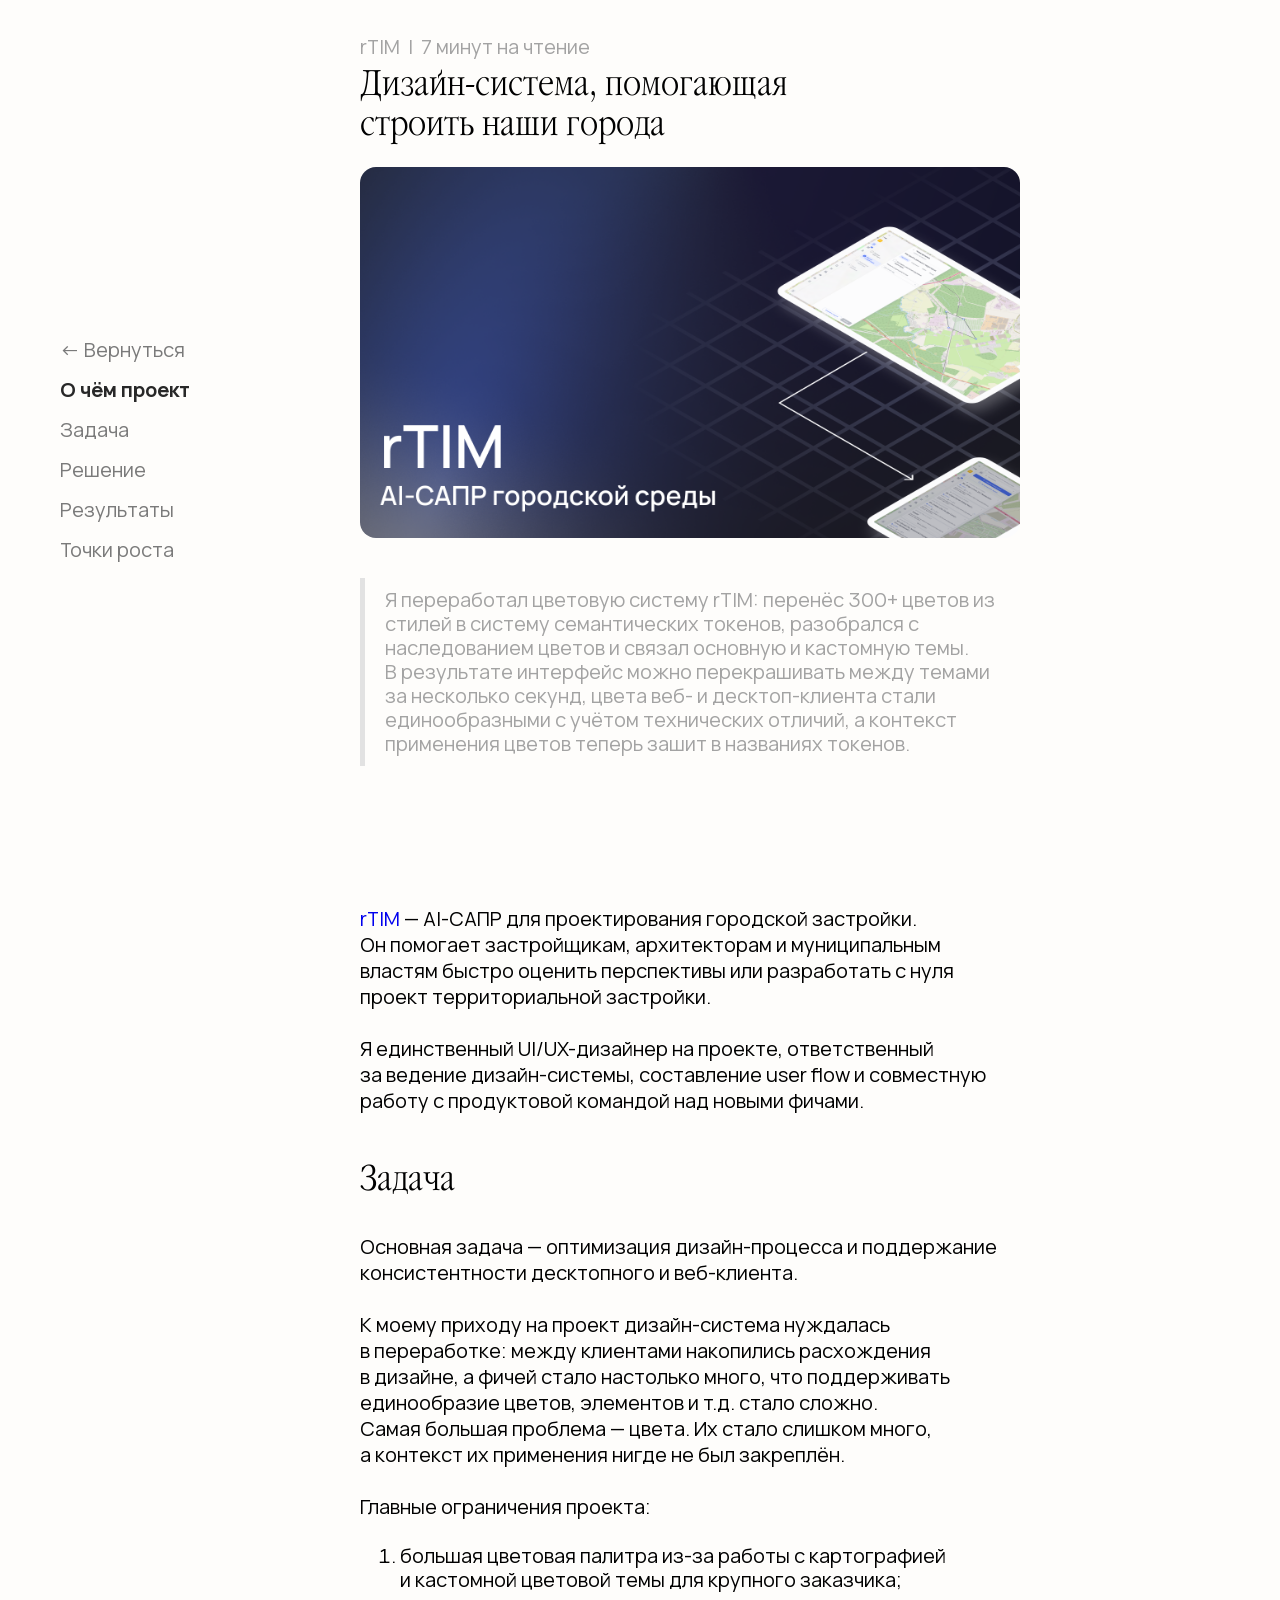
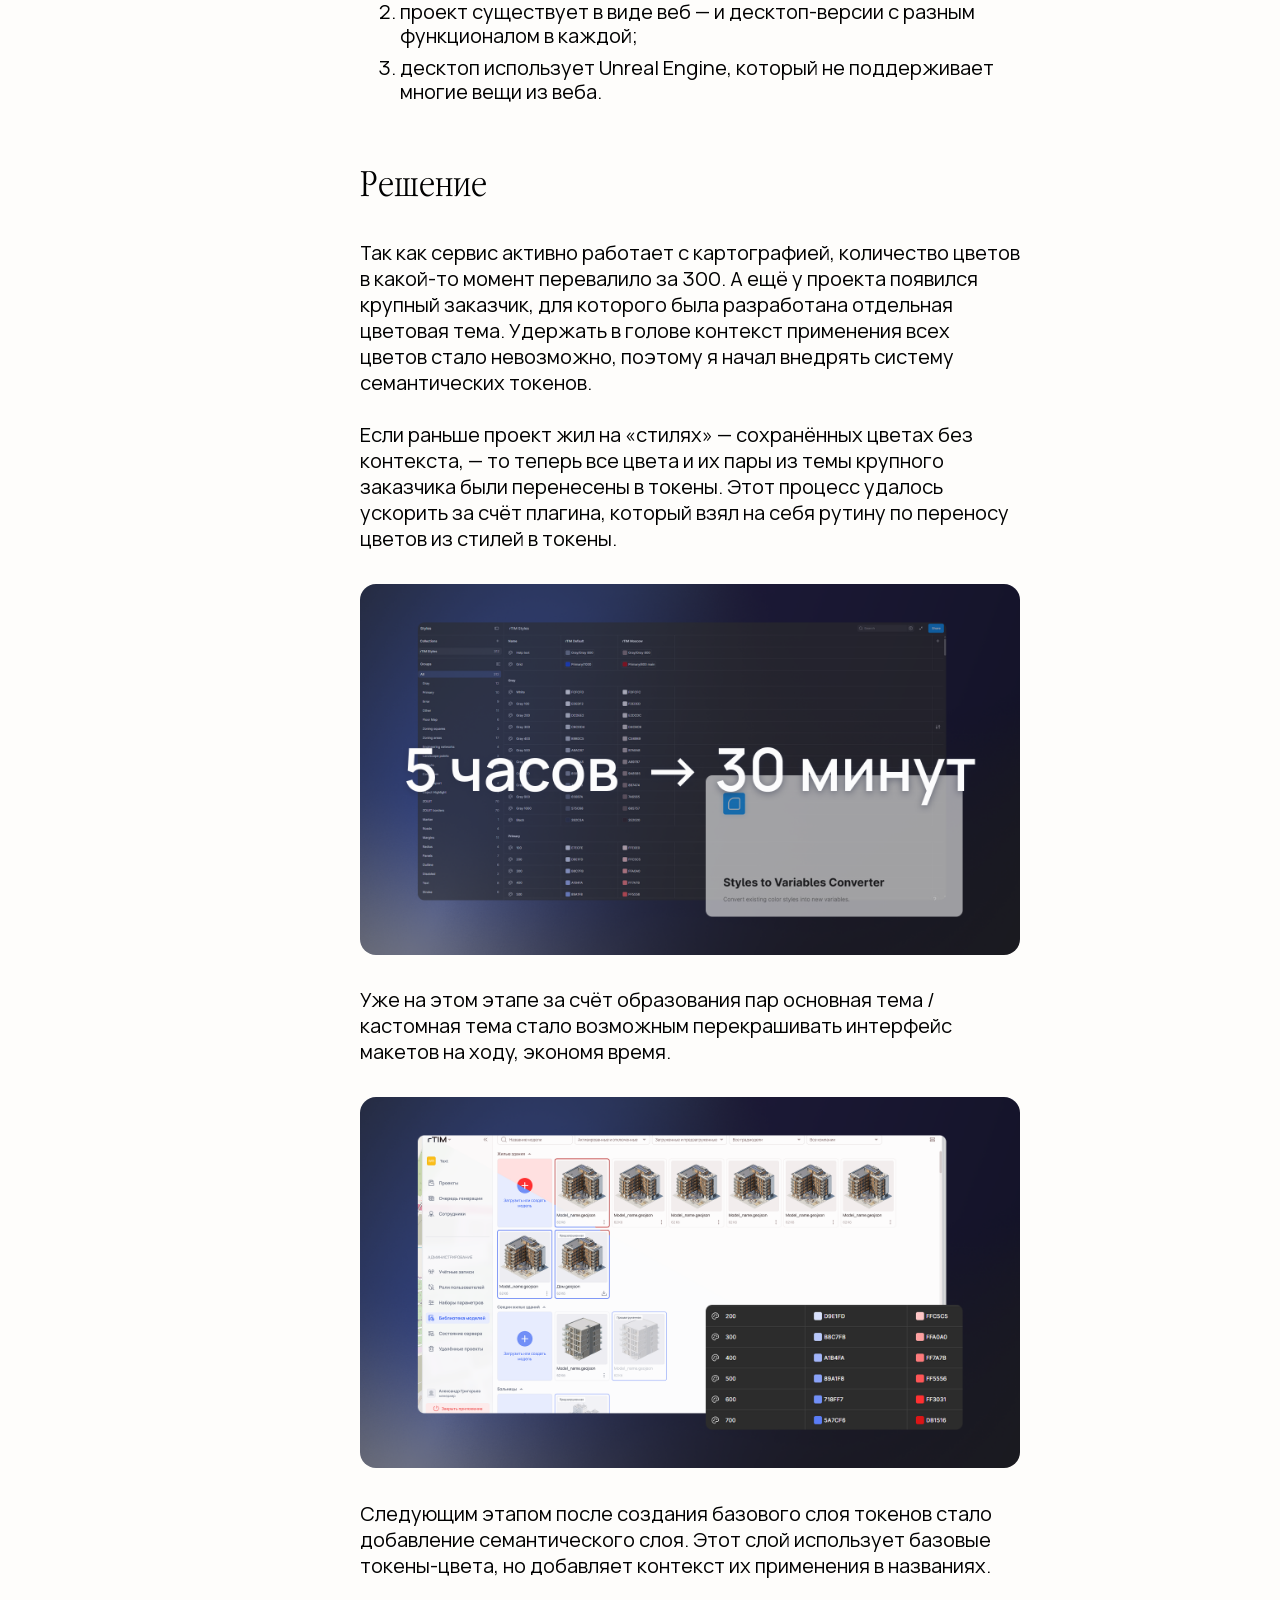
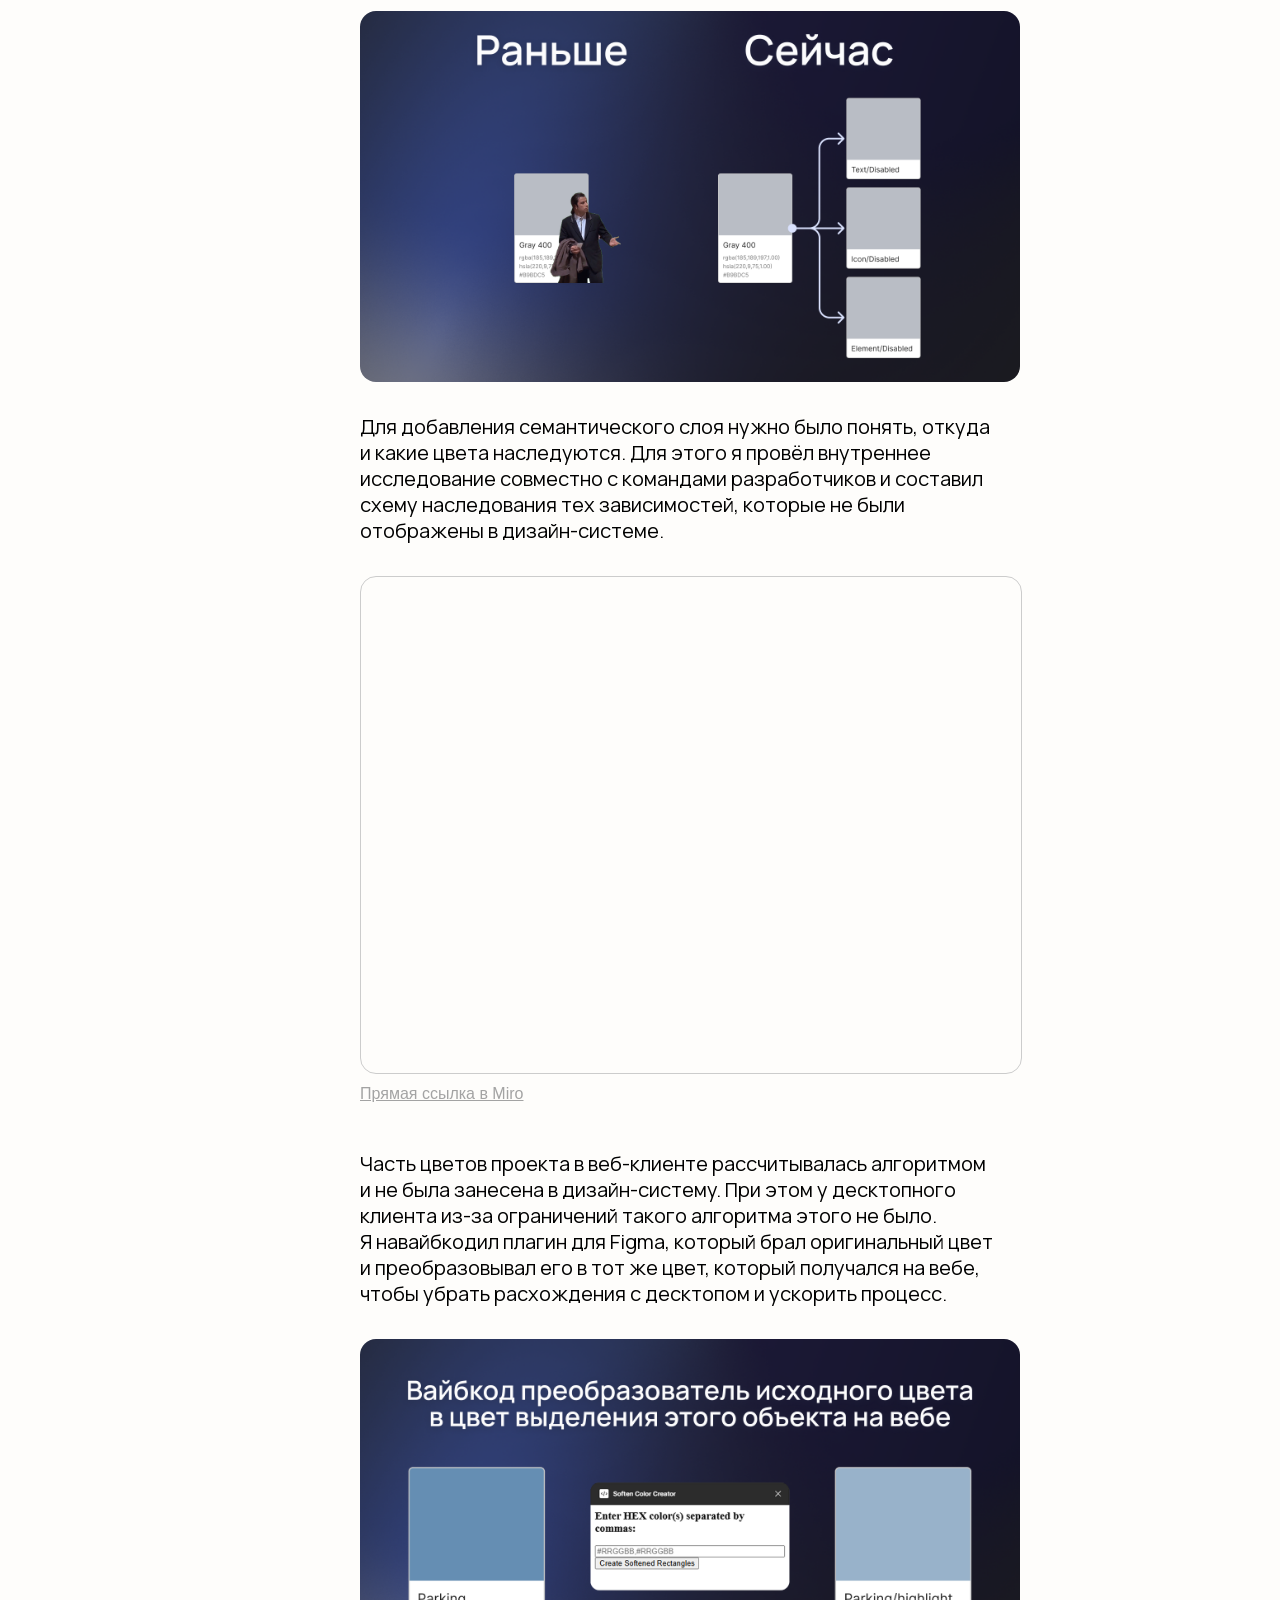
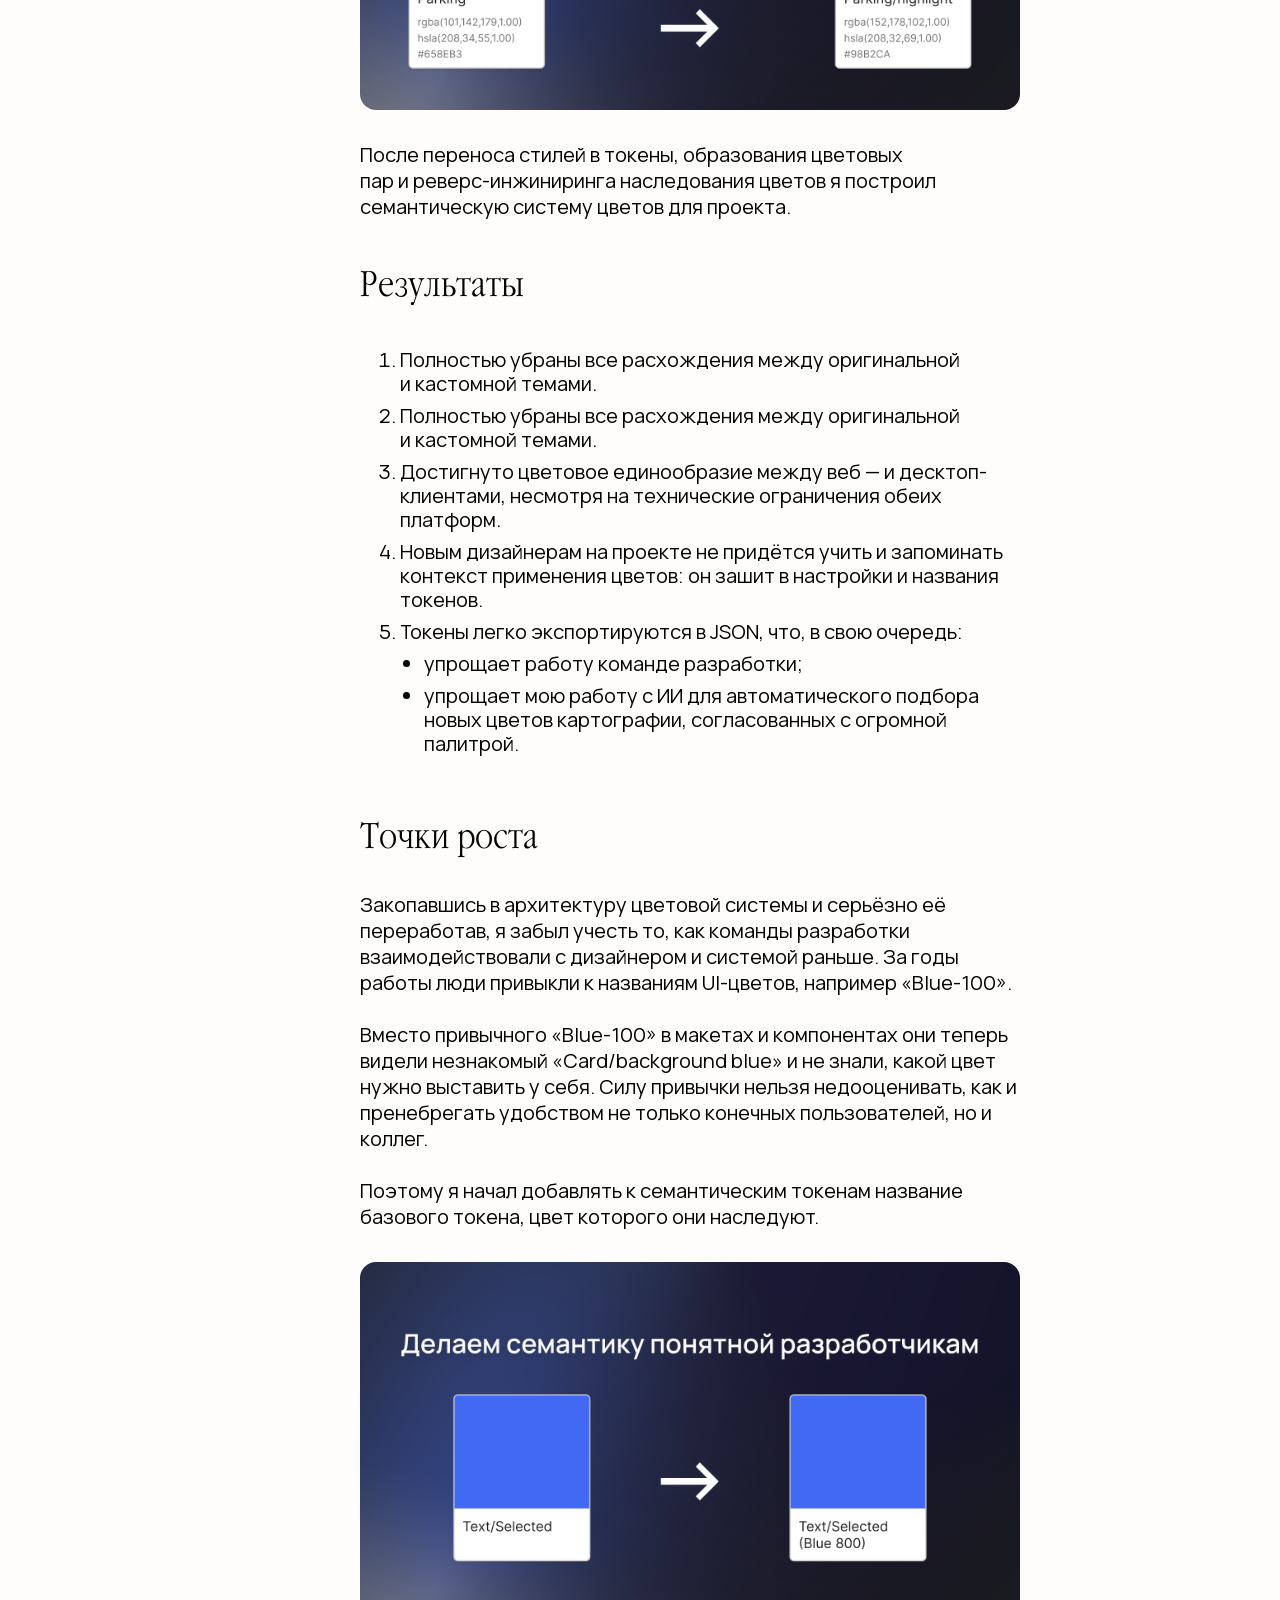
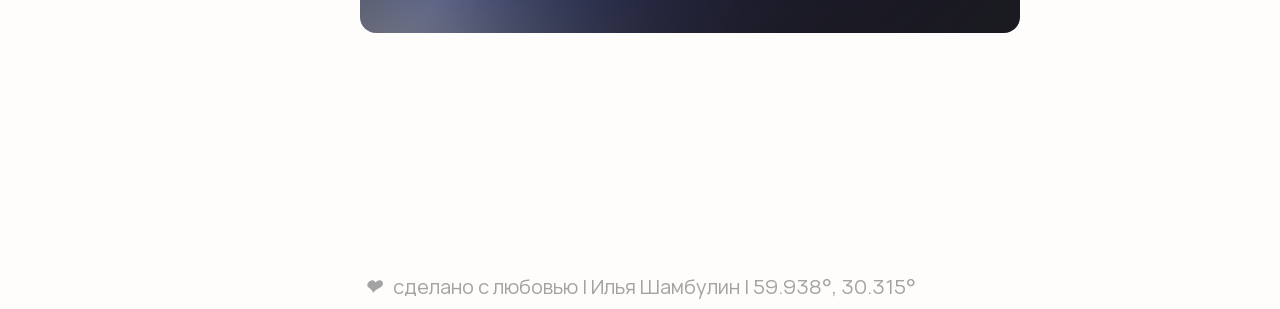
<file: rtim/index.html>
<!DOCTYPE html><html lang="ru-RU" data-ws-project="18eab014-7543-48b5-845f-8b65e1f3f7b2" data-ws-version="4285" data-ws-last-published="2026-08-16T21:43:28.795Z"><head><link rel="stylesheet" type="text/css" href="/assets/static/app_generated_index-6937cd5a.Ctr5WUJf.css"><meta charSet="UTF-8"/><meta name="viewport" content="width=device-width,initial-scale=1"/><link rel="icon" href="/assets/avatar_wD6Rh8InQc6aRE7RC56OQ.png"/><link rel="preload" href="/assets/classicrussian_bolditalic_9OGPqjnCWGj2nlQ7H7Hf0.ttf" as="font" crossorigin="anonymous"/><link rel="preload" href="/assets/classicrussian_zdp5-O2AtRqAIZSBXaFfG.ttf" as="font" crossorigin="anonymous"/><link rel="preload" href="/assets/VelaSans-GX_v_5DtQOWyEVeM3bXiqVU8.ttf" as="font" crossorigin="anonymous"/><link rel="preload" href="/assets/classicrussianplain_XXMua8U76VDK3aVS9K5cd.ttf" as="font" crossorigin="anonymous"/><link rel="preload" href="/assets/classicrussian_bold_OxcgvGtvwvAwzeBKwHShq.ttf" as="font" crossorigin="anonymous"/><link rel="preload" href="/assets/classicrussianbolditalic_Dx6Uvg1MAPd5I9fWqqbDJ.ttf" as="font" crossorigin="anonymous"/><link rel="preload" href="/assets/classicrussian_italic_DydJDyeVNhB8pcziGelwg.ttf" as="font" crossorigin="anonymous"/><link rel="preload" href="/assets/classicrussianitalic_Ve7pfI9u21nFBPocc-GYI.ttf" as="font" crossorigin="anonymous"/><link rel="preload" href="/assets/classicrussianbold_EVyQkBmEr1aB2T3vLyeCJ.ttf" as="font" crossorigin="anonymous"/><meta property="og:url" content="https://url/rtim"/><meta property="og:title" content="rTIM | Дизайн-система, помогающая строить наши города"/><meta property="og:type" content="website"/><title>rTIM | Дизайн-система, помогающая строить наши города</title></head><body class="article-mobile-offset w-element cbgfy19 c1ghyfie cktccy8 c15im3zh cidopjm c1t1ky9i cjgug1y c1hwq8cc c1hbfygp c1axp7bz c5ud6dt cau4eo5 cpa7nnf cjzowtc c10upm9x ck8szcj crjcrep cd3ep79 c1hd41b4 c1bss3jj c1npjhdx"><div class="w-element c5ud6dt ctrqbiw c1uj8myn c1bdxy3n c1ghyfie c11f31e3 c1hbfygp c1axp7bz c1hwq8cc c1t1ky9i c18hk7wt cs6kyoq cjgug1y c1aqv6us cvolzx7 c13tewi9 cw4l4gu c1w0f9rl c1ijy4jg crjcrep ck8szcj"><div class="w-element c1t1ky9i cjgug1y cjbidmg c1bf3gbv cnyeb32 c12pndbt crqzkns"><div id="works" class="w-element c1t1ky9i cjgug1y c1g7k7ti cdqfwys c1u5offw c124mwf6 c12gjv7g c1l2fdjr c165raxf"><div id="works" class="w-element cluq3ws c1t1ky9i c1r0i6f5 c11l58ng c1ghyfie cmdfsav c1a2eyth c12pndbt c1vrv1r1 cb8zjrt chp7ggd"><div class="w-element cluq3ws c1t1ky9i cjgug1y cbzgvrn c12ftveh c1ghyfie c12pndbt cb8zjrt chp7ggd"><div id="about" class="w-element c1t1ky9i cjgug1y c6p55kh c5uqp3h c1ykdc61 cluq3ws c14mz0w7 c7565xs c12pndbt "><div class="w-element c1t1ky9i cjgug1y c1bblol2 coo2v9f c1am9md2 cevpnyh cemext8"><div data-reveal="" class="w-element c1t1ky9i c1sesscl coo2v9f c1bblol2"><h3 class="w-element c5bqngv cfky18h c7ydmfi cje2fxc clako7o cee4xb8">rTIM</h3><h3 class="w-element c5bqngv cfky18h c7ydmfi cje2fxc clako7o cee4xb8">|</h3><h3 class="w-element c5bqngv cfky18h c7ydmfi cje2fxc clako7o cee4xb8">7 минут на чтение</h3></div><h2 data-reveal="" class="w-element chydk8c c1u5offw clako7o c1vrp7pb c5bqngv c1j8iybi c1qi3ah2 c13hwq9p c1e37voh c1n6thg7 c126mgj0 ctjol56 c1r42fpw c1ty5cll c12pndbt">Дизайн-система, помогающая строить <span class="w-element cw2v8py">наши города</span></h2></div><img id="" data-reveal="" class="w-image cqho5js c2f9ju c1rjy4ay c1fwvg4j" alt="" width="1600" height="900" sizes="100vw" srcSet="/assets/Thumbnail_poivaIRJYdq0QeyPIZttP.png 16w, /assets/Thumbnail_poivaIRJYdq0QeyPIZttP.png 32w, /assets/Thumbnail_poivaIRJYdq0QeyPIZttP.png 48w, /assets/Thumbnail_poivaIRJYdq0QeyPIZttP.png 64w, /assets/Thumbnail_poivaIRJYdq0QeyPIZttP.png 96w, /assets/Thumbnail_poivaIRJYdq0QeyPIZttP.png 128w, /assets/Thumbnail_poivaIRJYdq0QeyPIZttP.png 256w, /assets/Thumbnail_poivaIRJYdq0QeyPIZttP.png 384w, /assets/Thumbnail_poivaIRJYdq0QeyPIZttP.png 640w, /assets/Thumbnail_poivaIRJYdq0QeyPIZttP.png 750w, /assets/Thumbnail_poivaIRJYdq0QeyPIZttP.png 828w, /assets/Thumbnail_poivaIRJYdq0QeyPIZttP.png 1080w, /assets/Thumbnail_poivaIRJYdq0QeyPIZttP.png 1200w, /assets/Thumbnail_poivaIRJYdq0QeyPIZttP.png 1920w, /assets/Thumbnail_poivaIRJYdq0QeyPIZttP.png 2048w, /assets/Thumbnail_poivaIRJYdq0QeyPIZttP.png 3840w" src="/assets/Thumbnail_poivaIRJYdq0QeyPIZttP.png" decoding="async" loading="lazy"/><blockquote data-reveal="" class="w-element cdrvoes cssnunr c1rwpk9n ctrqbiw c1o6mibk c1uj8myn cfky18h c7ydmfi c2podux cee4xb8">Я переработал цветовую систему rTIM: перенёс 300+ цветов из стилей в систему семантических токенов, разобрался с наследованием цветов и связал основную и кастомную темы.<br/>В результате интерфейс можно перекрашивать между темами за несколько секунд, цвета веб- и десктоп-клиента стали единообразными с учётом технических отличий, а контекст применения цветов теперь зашит в названиях токенов. </blockquote></div><div id="about" class="w-element c1t1ky9i cjgug1y c12z4sws c1bk30av c1ykdc61 cluq3ws c14mz0w7 c7565xs c12pndbt"><div class="w-element c1t1ky9i cjgug1y c1bblol2 coo2v9f cevpnyh cemext8"><h2 data-reveal="" class="w-element chydk8c c1u5offw clako7o c1vrp7pb c5bqngv cluq3ws c1qi3ah2 c13hwq9p c1e37voh c1n6thg7 c126mgj0 ctjol56 c1r42fpw c1ty5cll c12pndbt">О чём проект</h2></div><p data-reveal="" class="w-element c5bqngv cfky18h c14yn3m5 cje2fxc clako7o cluq3ws c1yboeqv cee4xb8 c12pndbt"><a href="https://rtim.city/" class="w-element c1vcftj7">rTIM</a> — AI-САПР для проектирования городской застройки. Он помогает застройщикам, архитекторам и муниципальным властям быстро оценить перспективы или разработать с нуля проект территориальной застройки.  <br/><br/>Я единственный UI/UX-дизайнер на проекте, ответственный за ведение дизайн-системы, составление user flow и совместную работу с продуктовой командой над новыми фичами.</p></div><div id="target" class="w-element c1t1ky9i cjgug1y c12z4sws c1bk30av c1ykdc61 cluq3ws c14mz0w7 c7565xs c12pndbt"><div class="w-element c1t1ky9i cjgug1y c1bblol2 coo2v9f cevpnyh cemext8"><h2 data-reveal="" class="w-element chydk8c c1u5offw clako7o c1vrp7pb c5bqngv cluq3ws c1qi3ah2 c13hwq9p c1e37voh c1n6thg7 c126mgj0 ctjol56 c1r42fpw c1ty5cll c12pndbt">Задача</h2></div><div class="w-element c1t1ky9i cjgug1y c1bblol2 coo2v9f"><p data-reveal="" class="w-element c5bqngv cfky18h c14yn3m5 cje2fxc clako7o cluq3ws c1yboeqv cee4xb8 c12pndbt">Основная задача — оптимизация дизайн-процесса и поддержание консистентности десктопного и веб-клиента.<br/><br/>К моему приходу на проект дизайн-система нуждалась в переработке: между клиентами накопились расхождения в дизайне, а фичей стало настолько много, что поддерживать единообразие цветов, элементов и т.д. стало сложно.<br/>Самая большая проблема — цвета. Их стало слишком много, а контекст их применения нигде не был закреплён.<br/><br/>Главные ограничения проекта:</p><ul data-reveal="" class="w-element cxil2p4 c1t1ky9i cjgug1y c1bblol2 coo2v9f"><li class="w-element cfky18h cee4xb8">большая цветовая палитра из-за работы с картографией и кастомной цветовой темы для крупного заказчика;</li><li class="w-element cfky18h cee4xb8">проект существует в виде веб — и десктоп-версии с разным функционалом в каждой;</li><li class="w-element cfky18h cee4xb8">десктоп использует Unreal Engine, который не поддерживает многие вещи из веба.</li></ul></div></div><div id="solution" class="w-element c1t1ky9i cjgug1y c12z4sws c1bk30av c1ykdc61 cluq3ws c14mz0w7 c7565xs c12pndbt"><div class="w-element c1t1ky9i cjgug1y c1bblol2 coo2v9f cevpnyh cemext8"><h2 data-reveal="" class="w-element chydk8c c1u5offw clako7o c1vrp7pb c5bqngv cluq3ws c1qi3ah2 c13hwq9p c1e37voh c1n6thg7 c126mgj0 ctjol56 c1r42fpw c1ty5cll c12pndbt">Решение</h2></div><p data-reveal="" class="w-element c5bqngv cfky18h c14yn3m5 cje2fxc clako7o cluq3ws c1yboeqv cee4xb8 c12pndbt">Так как сервис активно работает с картографией, количество цветов в какой-то момент перевалило за 300. А ещё у проекта появился крупный заказчик, для которого была разработана отдельная цветовая тема. Удержать в голове контекст применения всех цветов стало невозможно, поэтому я начал внедрять систему семантических токенов.<br/><br/>Если раньше проект жил на «стилях» — сохранённых цветах без контекста, — то теперь все цвета и их пары из темы крупного заказчика были перенесены в токены. Этот процесс удалось ускорить за счёт плагина, который взял на себя рутину по переносу цветов из стилей в токены.</p><img data-reveal="" class="w-image cqho5js c2f9ju c1rjy4ay c1fwvg4j" alt="" width="1600" height="900" sizes="100vw" srcSet="/assets/time_6g_xBJ-6ntZxaHXCUeuDD.png 16w, /assets/time_6g_xBJ-6ntZxaHXCUeuDD.png 32w, /assets/time_6g_xBJ-6ntZxaHXCUeuDD.png 48w, /assets/time_6g_xBJ-6ntZxaHXCUeuDD.png 64w, /assets/time_6g_xBJ-6ntZxaHXCUeuDD.png 96w, /assets/time_6g_xBJ-6ntZxaHXCUeuDD.png 128w, /assets/time_6g_xBJ-6ntZxaHXCUeuDD.png 256w, /assets/time_6g_xBJ-6ntZxaHXCUeuDD.png 384w, /assets/time_6g_xBJ-6ntZxaHXCUeuDD.png 640w, /assets/time_6g_xBJ-6ntZxaHXCUeuDD.png 750w, /assets/time_6g_xBJ-6ntZxaHXCUeuDD.png 828w, /assets/time_6g_xBJ-6ntZxaHXCUeuDD.png 1080w, /assets/time_6g_xBJ-6ntZxaHXCUeuDD.png 1200w, /assets/time_6g_xBJ-6ntZxaHXCUeuDD.png 1920w, /assets/time_6g_xBJ-6ntZxaHXCUeuDD.png 2048w, /assets/time_6g_xBJ-6ntZxaHXCUeuDD.png 3840w" src="/assets/time_6g_xBJ-6ntZxaHXCUeuDD.png" decoding="async" loading="lazy"/><p data-reveal="" class="w-element c5bqngv cfky18h c14yn3m5 cje2fxc clako7o cluq3ws c1yboeqv cee4xb8 c12pndbt">Уже на этом этапе за счёт образования пар основная тема / кастомная тема стало возможным перекрашивать интерфейс макетов на ходу, экономя время.</p><img data-reveal="" class="w-image cqho5js c2f9ju c1rjy4ay c1fwvg4j" alt="" width="1600" height="900" sizes="100vw" srcSet="/assets/Theme_MeOvljwu-GxuH4PWZijCx.png 16w, /assets/Theme_MeOvljwu-GxuH4PWZijCx.png 32w, /assets/Theme_MeOvljwu-GxuH4PWZijCx.png 48w, /assets/Theme_MeOvljwu-GxuH4PWZijCx.png 64w, /assets/Theme_MeOvljwu-GxuH4PWZijCx.png 96w, /assets/Theme_MeOvljwu-GxuH4PWZijCx.png 128w, /assets/Theme_MeOvljwu-GxuH4PWZijCx.png 256w, /assets/Theme_MeOvljwu-GxuH4PWZijCx.png 384w, /assets/Theme_MeOvljwu-GxuH4PWZijCx.png 640w, /assets/Theme_MeOvljwu-GxuH4PWZijCx.png 750w, /assets/Theme_MeOvljwu-GxuH4PWZijCx.png 828w, /assets/Theme_MeOvljwu-GxuH4PWZijCx.png 1080w, /assets/Theme_MeOvljwu-GxuH4PWZijCx.png 1200w, /assets/Theme_MeOvljwu-GxuH4PWZijCx.png 1920w, /assets/Theme_MeOvljwu-GxuH4PWZijCx.png 2048w, /assets/Theme_MeOvljwu-GxuH4PWZijCx.png 3840w" src="/assets/Theme_MeOvljwu-GxuH4PWZijCx.png" decoding="async" loading="lazy"/><p data-reveal="" class="w-element c5bqngv cfky18h c14yn3m5 cje2fxc clako7o cluq3ws c1yboeqv cee4xb8 c12pndbt">Следующим этапом после создания базового слоя токенов стало добавление семантического слоя. Этот слой использует базовые токены-цвета, но добавляет контекст их применения в названиях.</p><img data-reveal="" class="w-image cqho5js c2f9ju c1rjy4ay c1fwvg4j" alt="" width="1600" height="900" sizes="100vw" srcSet="/assets/colors_1_4D88eIUDPZLf9LCJllKnM.png 16w, /assets/colors_1_4D88eIUDPZLf9LCJllKnM.png 32w, /assets/colors_1_4D88eIUDPZLf9LCJllKnM.png 48w, /assets/colors_1_4D88eIUDPZLf9LCJllKnM.png 64w, /assets/colors_1_4D88eIUDPZLf9LCJllKnM.png 96w, /assets/colors_1_4D88eIUDPZLf9LCJllKnM.png 128w, /assets/colors_1_4D88eIUDPZLf9LCJllKnM.png 256w, /assets/colors_1_4D88eIUDPZLf9LCJllKnM.png 384w, /assets/colors_1_4D88eIUDPZLf9LCJllKnM.png 640w, /assets/colors_1_4D88eIUDPZLf9LCJllKnM.png 750w, /assets/colors_1_4D88eIUDPZLf9LCJllKnM.png 828w, /assets/colors_1_4D88eIUDPZLf9LCJllKnM.png 1080w, /assets/colors_1_4D88eIUDPZLf9LCJllKnM.png 1200w, /assets/colors_1_4D88eIUDPZLf9LCJllKnM.png 1920w, /assets/colors_1_4D88eIUDPZLf9LCJllKnM.png 2048w, /assets/colors_1_4D88eIUDPZLf9LCJllKnM.png 3840w" src="/assets/colors_1_4D88eIUDPZLf9LCJllKnM.png" decoding="async" loading="lazy"/><p data-reveal="" class="w-element c5bqngv cfky18h c14yn3m5 cje2fxc clako7o cluq3ws c1yboeqv cee4xb8 c12pndbt">Для добавления семантического слоя нужно было понять, откуда и какие цвета наследуются. Для этого я провёл внутреннее исследование совместно с командами разработчиков и составил схему наследования тех зависимостей, которые не были отображены в дизайн-системе.</p><div data-reveal="" class="w-html-embed c1aq1nxs c70my80 c173o7ve c1rjy4ay c12pndbt"><div style="max-width: 660px; display: inline-block;">
  
  <!-- Скругленный iframe с доской Miro -->
  <div style="width: 100%; height: 496px; border-radius: 16px; overflow: hidden; border: 1px solid #ccc;">
    <iframe width="100%" height="100%" src="https://miro.com/app/live-embed/uXjVHxw5yAA=/?focusWidget=3458764680871513040&embedMode=view_only_without_ui&embedId=470253787452" frameborder="0" scrolling="no" allow="fullscreen; clipboard-read; clipboard-write" allowfullscreen></iframe>
  </div>

  <!-- Подпись со встроенной ссылкой -->
  <p style="font-size: 16px; color: #a3a3a3; margin-top: 10px; text-align: left; font-family: sans-serif;">
    <a href="https://miro.com/app/board/uXjVHxw5yAA=/?moveToWidget=3458764680871513040&cot=14" target="_blank" style="color: #a3a3a3; text-decoration: underline;">Прямая ссылка в Miro</a>
  </p>

</div></div><p data-reveal="" class="w-element c5bqngv cfky18h c14yn3m5 cje2fxc clako7o cluq3ws c1yboeqv cee4xb8">Часть цветов проекта в веб-клиенте рассчитывалась алгоритмом и не была занесена в дизайн-систему. При этом у десктопного клиента из-за ограничений такого алгоритма этого не было. Я навайбкодил плагин для Figma, который брал оригинальный цвет и преобразовывал его в тот же цвет, который получался на вебе, чтобы убрать расхождения с десктопом и ускорить процесс.</p><img data-reveal="" class="w-image cqho5js c2f9ju c1rjy4ay c1fwvg4j" alt="" width="1600" height="900" sizes="100vw" srcSet="/assets/vibeplugin_1_2EzPdmfZOM3BHlLS1fcdT.png 16w, /assets/vibeplugin_1_2EzPdmfZOM3BHlLS1fcdT.png 32w, /assets/vibeplugin_1_2EzPdmfZOM3BHlLS1fcdT.png 48w, /assets/vibeplugin_1_2EzPdmfZOM3BHlLS1fcdT.png 64w, /assets/vibeplugin_1_2EzPdmfZOM3BHlLS1fcdT.png 96w, /assets/vibeplugin_1_2EzPdmfZOM3BHlLS1fcdT.png 128w, /assets/vibeplugin_1_2EzPdmfZOM3BHlLS1fcdT.png 256w, /assets/vibeplugin_1_2EzPdmfZOM3BHlLS1fcdT.png 384w, /assets/vibeplugin_1_2EzPdmfZOM3BHlLS1fcdT.png 640w, /assets/vibeplugin_1_2EzPdmfZOM3BHlLS1fcdT.png 750w, /assets/vibeplugin_1_2EzPdmfZOM3BHlLS1fcdT.png 828w, /assets/vibeplugin_1_2EzPdmfZOM3BHlLS1fcdT.png 1080w, /assets/vibeplugin_1_2EzPdmfZOM3BHlLS1fcdT.png 1200w, /assets/vibeplugin_1_2EzPdmfZOM3BHlLS1fcdT.png 1920w, /assets/vibeplugin_1_2EzPdmfZOM3BHlLS1fcdT.png 2048w, /assets/vibeplugin_1_2EzPdmfZOM3BHlLS1fcdT.png 3840w" src="/assets/vibeplugin_1_2EzPdmfZOM3BHlLS1fcdT.png" decoding="async" loading="lazy"/><p data-reveal="" class="w-element c5bqngv cfky18h c14yn3m5 cje2fxc clako7o cluq3ws c1yboeqv cee4xb8 c12pndbt">После переноса стилей в токены, образования цветовых пар и реверс-инжиниринга наследования цветов я построил семантическую систему цветов для проекта.</p></div><div id="result" class="w-element c1t1ky9i cjgug1y coft08o c1bulgx4 c1ykdc61 cluq3ws c14mz0w7 c7565xs c12pndbt"><div class="w-element c1t1ky9i cjgug1y c1bblol2 coo2v9f cevpnyh cemext8"><h2 data-reveal="" class="w-element chydk8c c1u5offw clako7o c1vrp7pb c5bqngv cluq3ws c1qi3ah2 c13hwq9p c1e37voh c1n6thg7 c126mgj0 ctjol56 c1r42fpw c1ty5cll c12pndbt">Результаты</h2></div><ul data-reveal="" class="w-element cxil2p4 c1t1ky9i cjgug1y c1bblol2 coo2v9f"><li class="w-element cfky18h cee4xb8">Полностью убраны все расхождения между оригинальной и кастомной темами.</li><li class="w-element cfky18h cee4xb8">Полностью убраны все расхождения между оригинальной и кастомной темами.</li><li class="w-element cfky18h cee4xb8">Достигнуто цветовое единообразие между веб — и десктоп-клиентами, несмотря на технические ограничения обеих платформ.</li><li class="w-element cfky18h cee4xb8">Новым дизайнерам на проекте не придётся учить и запоминать контекст применения цветов: он зашит в настройки и названия токенов.</li><li class="w-element cfky18h cee4xb8">Токены легко экспортируются в JSON, что, в свою очередь:</li><li class="w-element cfky18h c1vvwr3b c95fmx9 cb2tmjm cee4xb8">упрощает работу команде разработки;</li><li class="w-element cfky18h c1vvwr3b cb2tmjm cee4xb8">упрощает мою работу с ИИ для автоматического подбора новых цветов картографии, согласованных с огромной палитрой.</li></ul></div><div id="grow" class="w-element c1t1ky9i cjgug1y c12z4sws c1bk30av c1ykdc61 cluq3ws c14mz0w7 c7565xs c12pndbt"><div class="w-element c1t1ky9i cjgug1y c1bblol2 coo2v9f cevpnyh cemext8"><h2 data-reveal="" class="w-element chydk8c c1u5offw clako7o c1vrp7pb c5bqngv cluq3ws c1qi3ah2 c13hwq9p c1e37voh c1n6thg7 c126mgj0 ctjol56 c1r42fpw c1ty5cll c12pndbt">Точки роста</h2></div><p data-reveal="" class="w-element c5bqngv cfky18h c14yn3m5 cje2fxc clako7o cluq3ws c1yboeqv cee4xb8 c12pndbt">Закопавшись в архитектуру цветовой системы и серьёзно её переработав, я забыл учесть то, как команды разработки взаимодействовали с дизайнером и системой раньше. За годы работы люди привыкли к названиям UI-цветов, например «Blue-100».<br/><br/>Вместо привычного «Blue-100» в макетах и компонентах они теперь видели незнакомый «Card/background blue» и не знали, какой цвет нужно выставить у себя. Силу привычки нельзя недооценивать, как и пренебрегать удобством не только конечных пользователей, но и коллег.<br/><br/>Поэтому я начал добавлять к семантическим токенам название базового токена, цвет которого они наследуют.</p><img data-reveal="" class="w-image cqho5js c2f9ju c1rjy4ay c1fwvg4j" alt="" width="1600" height="900" sizes="100vw" srcSet="/assets/colors-new-name_tdf_4rU6yppYxgvfc9D33.png 16w, /assets/colors-new-name_tdf_4rU6yppYxgvfc9D33.png 32w, /assets/colors-new-name_tdf_4rU6yppYxgvfc9D33.png 48w, /assets/colors-new-name_tdf_4rU6yppYxgvfc9D33.png 64w, /assets/colors-new-name_tdf_4rU6yppYxgvfc9D33.png 96w, /assets/colors-new-name_tdf_4rU6yppYxgvfc9D33.png 128w, /assets/colors-new-name_tdf_4rU6yppYxgvfc9D33.png 256w, /assets/colors-new-name_tdf_4rU6yppYxgvfc9D33.png 384w, /assets/colors-new-name_tdf_4rU6yppYxgvfc9D33.png 640w, /assets/colors-new-name_tdf_4rU6yppYxgvfc9D33.png 750w, /assets/colors-new-name_tdf_4rU6yppYxgvfc9D33.png 828w, /assets/colors-new-name_tdf_4rU6yppYxgvfc9D33.png 1080w, /assets/colors-new-name_tdf_4rU6yppYxgvfc9D33.png 1200w, /assets/colors-new-name_tdf_4rU6yppYxgvfc9D33.png 1920w, /assets/colors-new-name_tdf_4rU6yppYxgvfc9D33.png 2048w, /assets/colors-new-name_tdf_4rU6yppYxgvfc9D33.png 3840w" src="/assets/colors-new-name_tdf_4rU6yppYxgvfc9D33.png" decoding="async" loading="lazy"/></div></div></div></div></div><div class="w-element c1vs0y4n c1jtgw1l c1a3xdoe c1t1ky9i cjgug1y c1bblol2 coo2v9f ctdclm5 c17ed0gl c9uu1mj crccz8s c1ghyfie menu-sidebar
"><a class="w-element c13to7nf cfky18h c5bqngv c7ydmfi cnpmm9y menu-link" href="/">← Вернуться</a><a class="w-element c13to7nf cfky18h c5bqngv c7ydmfi cnpmm9y menu-link" href="#about">О чём проект</a><a class="w-element c13to7nf cfky18h c5bqngv c7ydmfi cnpmm9y menu-link" href="#target">Задача</a><a class="w-element c13to7nf cfky18h c5bqngv c7ydmfi cnpmm9y menu-link
" href="#solution">Решение</a><a class="w-element c13to7nf cfky18h c5bqngv c7ydmfi cnpmm9y menu-link
" href="#result">Результаты</a><a class="w-element c13to7nf cfky18h c5bqngv c7ydmfi cnpmm9y menu-link
" href="#grow">Точки роста</a><div class="w-html-embed c1mxnpsi"><style>
  /* =========================================================
     БАЗОВОЕ ПОВЕДЕНИЕ
     ========================================================= */

  html {
    scroll-behavior: auto;
  }

  /* =========================================================
     SIDEBAR MENU — DESKTOP
     ========================================================= */

  .menu-sidebar {
    position: fixed !important;
    top: 50% !important;
    left: calc(50% - 600px + 20px) !important;

    height: auto !important;
    min-height: 0 !important;
    width: auto !important;

    transform: translateY(-50%) !important;

    margin: 0 !important;
    padding: 0 !important;

    display: flex !important;
    flex-direction: column !important;

    gap: 16px !important;

    z-index: 9999 !important;

    align-items: flex-start !important;
    justify-content: center !important;

    transition:
      transform 0.3s ease,
      opacity 0.3s ease;
  }

  /* =========================================================
     LINKS
     ========================================================= */

  .menu-link,
  .menu-link:visited,
  .menu-link:hover,
  .menu-link:focus {
    text-decoration: none !important;
    color: #7A7A7A;

    transition: color 0.2s ease;
  }

  .menu-link:hover {
    color: #505050 !important;
  }

  .menu-link.active {
    color: #282828 !important;
    font-weight: bold !important;
  }

  /* =========================================================
     ANCHOR OFFSET
     ========================================================= */

  section {
    scroll-margin-top: 80px;
  }

  /* =========================================================
     BURGER
     ========================================================= */

  .dynamic-burger-btn {
    display: none !important;

    position: fixed !important;

    top: 12px !important;
    left: 8px !important;

    z-index: 2147483647 !important;

    width: 40px !important;
    height: 40px !important;

    background: #ffffff !important;

    border: 1px solid #a3a3a3 !important;
    border-radius: 8px !important;

    cursor: pointer !important;

    padding: 8px !important;

    box-shadow:
      0 2px 8px rgba(0, 0, 0, 0.08) !important;

    flex-direction: column !important;
    justify-content: space-around !important;
    align-items: center !important;

    box-sizing: border-box !important;
  }

  .dynamic-burger-btn span {
    display: block !important;

    width: 100% !important;
    height: 2px !important;

    background-color: #282828 !important;

    border-radius: 2px !important;

    transition: all 0.3s ease !important;
  }

  /* =========================================================
     BURGER → CROSS
     ========================================================= */

  .dynamic-burger-btn.active span:nth-child(1) {
    transform:
      translateY(7px)
      rotate(45deg) !important;
  }

  .dynamic-burger-btn.active span:nth-child(2) {
    opacity: 0 !important;
  }

  .dynamic-burger-btn.active span:nth-child(3) {
    transform:
      translateY(-7px)
      rotate(-45deg) !important;
  }

  /* =========================================================
     RESPONSIVE
     ========================================================= */

  @media (max-width: 1240px) {

    .menu-sidebar {
      left: 20px !important;
    }

  }

  /* =========================================================
     MOBILE
     ========================================================= */

  @media (max-width: 800px) {

    .dynamic-burger-btn {
      display: flex !important;
    }

    .menu-sidebar {

      top: 0 !important;
      left: 0 !important;
      right: 0 !important;
      bottom: 0 !important;

      width: 100vw !important;
      height: 100vh !important;

      background-color: #fefdfb !important;

      padding:
        80px
        8px
        40px
        8px !important;

      box-sizing: border-box !important;

      align-items: center !important;
      justify-content: center !important;

      text-align: center !important;

      gap: 28px !important;

      z-index: 2147483646 !important;

      opacity: 0 !important;
      visibility: hidden !important;
      pointer-events: none !important;

      transform: scale(0.98) !important;

      transition:
        opacity 0.25s ease,
        transform 0.25s ease,
        visibility 0.25s ease !important;
    }

    .menu-sidebar.open {

      opacity: 1 !important;

      visibility: visible !important;

      pointer-events: auto !important;

      transform: scale(1) !important;
    }

    .menu-link {
      font-size: 22px !important;
      text-align: center !important;
    }

  }
</style>


<script>
document.addEventListener('DOMContentLoaded', () => {

  /* =========================================================
     SCROLL MANAGEMENT
     ========================================================= */

  if ('scrollRestoration' in history) {
    history.scrollRestoration = 'manual';
  }


  /* =========================================================
     PATH
     ========================================================= */

  const normalizePath = (path) => {

    const normalized =
      path.replace(/\/+$/, '');

    return normalized || '/';
  };


  const currentPath =
    normalizePath(
      window.location.pathname
    );


  const HOME_PATH = '/';

  const isHomePage =
    currentPath === HOME_PATH;


  /* =========================================================
     HOME SCROLL STORAGE KEY
     ========================================================= */

  const HOME_SCROLL_KEY =
    'homeScrollPosition';


  /* =========================================================
     SAVE HOME POSITION
     
     Сохраняем ПОСТОЯННО во время скролла.
     ========================================================= */

  let saveScrollTimer = null;

  const saveHomeScrollPosition = () => {

    if (!isHomePage) {
      return;
    }

    clearTimeout(saveScrollTimer);

    saveScrollTimer = setTimeout(() => {

      sessionStorage.setItem(
        HOME_SCROLL_KEY,
        String(window.scrollY)
      );

    }, 80);
  };


  /* =========================================================
     LISTENER SCROLL
     ========================================================= */

  if (isHomePage) {

    window.addEventListener(
      'scroll',
      saveHomeScrollPosition,
      {
        passive: true
      }
    );

  }


  /* =========================================================
     INITIAL SCROLL
     ========================================================= */

  const restorePageScroll = () => {

    /*
     * Если URL содержит hash:
     *
     * /#works
     *
     * ничего не делаем.
     *
     * Браузер сам должен перейти
     * к нужному элементу.
     */

    if (window.location.hash) {
      return;
    }


    /* =====================================================
       HOME
       ===================================================== */

    if (isHomePage) {

      const savedPosition =
        sessionStorage.getItem(
          HOME_SCROLL_KEY
        );


      /*
       * Есть сохранённая позиция
       */

      if (savedPosition !== null) {

        const position =
          parseInt(
            savedPosition,
            10
          );


        /*
         * Два requestAnimationFrame:
         *
         * 1. ждём первый layout
         * 2. ждём окончательный layout
         */

        requestAnimationFrame(() => {

          requestAnimationFrame(() => {

            window.scrollTo({

              top: position,

              left: 0,

              behavior: 'instant'

            });

          });

        });

      }

      /*
       * Если сохранённой позиции нет,
       * ничего не делаем.
       *
       * Браузер уже находится в начале страницы.
       */

      return;
    }


    /* =====================================================
       OTHER PAGES
       ===================================================== */

    window.scrollTo({

      top: 0,

      left: 0,

      behavior: 'instant'

    });

  };


  restorePageScroll();


  /* =========================================================
     SAVE BEFORE LEAVING
     
     Дополнительная страховка.
     Основное сохранение происходит через scroll listener.
     ========================================================= */

  window.addEventListener(
    'beforeunload',
    () => {

      saveHomeScrollPosition();

    }
  );


  /* =========================================================
     BURGER
     ========================================================= */

  let burgerBtn =
    document.querySelector(
      '.dynamic-burger-btn'
    );


  if (!burgerBtn) {

    burgerBtn =
      document.createElement('div');

    burgerBtn.className =
      'dynamic-burger-btn';

    burgerBtn.setAttribute(
      'role',
      'button'
    );

    burgerBtn.setAttribute(
      'aria-label',
      'Открыть меню'
    );

    burgerBtn.innerHTML =
      '<span></span><span></span><span></span>';

    document.body.appendChild(
      burgerBtn
    );

  }


  /* =========================================================
     SECTIONS
     
     =========================================================

     ДЛЯ СТРАНИЦЫ С:

     #about
     #target
     #solution
     #result
     #grow

     оставляем этот вариант.

     НА ГЛАВНОЙ заменить на:

     intro
     works
     values
     contact
     ========================================================= */

  const sections = [

    document.getElementById(
      'about'
    ),

    document.getElementById(
      'target'
    ),

    document.getElementById(
      'solution'
    ),

    document.getElementById(
      'result'
    ),

    document.getElementById(
      'grow'
    )

  ].filter(Boolean);


  /* =========================================================
     MENU ELEMENTS
     ========================================================= */

  const links =
    document.querySelectorAll(
      '.menu-link'
    );


  const sidebar =
    document.querySelector(
      '.menu-sidebar'
    );


  /* =========================================================
     MANUAL SCROLL STATE
     ========================================================= */

  let isManualScrolling = false;

  let scrollEndFallbackTimer =
    null;


  /* =========================================================
     TOGGLE MENU
     ========================================================= */

  const toggleMenu = (show) => {

    if (!sidebar) {
      return;
    }


    const isOpening =
      show !== undefined
        ? show
        : !sidebar.classList.contains(
            'open'
          );


    sidebar.classList.toggle(
      'open',
      isOpening
    );


    burgerBtn.classList.toggle(
      'active',
      isOpening
    );

  };


  /* =========================================================
     BURGER CLICK
     ========================================================= */

  burgerBtn.addEventListener(
    'click',
    (e) => {

      e.preventDefault();

      e.stopPropagation();

      toggleMenu();

    }
  );


  /* =========================================================
     ACTIVE LINK
     ========================================================= */

  const setActiveLink =
    (targetId) => {

      links.forEach(
        (link) => {

          const href =
            link.getAttribute(
              'href'
            );


          if (
            href ===
            `#${targetId}`
          ) {

            link.classList.add(
              'active'
            );

          } else {

            link.classList.remove(
              'active'
            );

          }

        }
      );

    };


  /* =========================================================
     RESET MANUAL SCROLL
     ========================================================= */

  const resetManualScroll =
    () => {

      isManualScrolling =
        false;


      clearTimeout(
        scrollEndFallbackTimer
      );


      window.removeEventListener(
        'scrollend',
        resetManualScroll
      );

    };


  /* =========================================================
     INTERSECTION OBSERVER
     ========================================================= */

  const observer =
    new IntersectionObserver(

      (entries) => {

        if (
          isManualScrolling
        ) {
          return;
        }


        entries.forEach(
          (entry) => {

            if (
              entry.isIntersecting
            ) {

              setActiveLink(
                entry.target.id
              );

            }

          }
        );

      },

      {
        rootMargin:
          '-45% 0px -45% 0px',

        threshold: 0

      }

    );


  sections.forEach(
    (section) => {

      observer.observe(
        section
      );

    }
  );


  /* =========================================================
     MENU LINKS
     ========================================================= */

  links.forEach(
    (link) => {

      link.addEventListener(
        'click',
        (e) => {

          const href =
            link.getAttribute(
              'href'
            );


          if (!href) {
            return;
          }


          /* =================================================
             CURRENT PAGE ANCHOR

             #about
             #target
             #solution
             #result
             #grow
             ================================================= */

          if (
            href.startsWith('#')
          ) {

            e.preventDefault();

            e.stopPropagation();


            const targetId =
              href.substring(1);


            const targetSection =
              document.getElementById(
                targetId
              );


            toggleMenu(false);


            if (!targetSection) {
              return;
            }


            isManualScrolling =
              true;


            setActiveLink(
              targetId
            );


            window.removeEventListener(
              'scrollend',
              resetManualScroll
            );


            clearTimeout(
              scrollEndFallbackTimer
            );


            /* =============================================
               CALCULATE POSITION
               ============================================= */

            const elementPosition =
              targetSection
                .getBoundingClientRect()
                .top +
              window.pageYOffset;


            const offsetPosition =
              elementPosition - 80;


            /* =============================================
               SMOOTH SCROLL
               ============================================= */

            window.scrollTo({

              top:
                offsetPosition,

              left: 0,

              behavior:
                'smooth'

            });


            /* =============================================
               SCROLL END
               ============================================= */

            window.addEventListener(

              'scrollend',

              resetManualScroll,

              {
                once: true
              }

            );


            /* =============================================
               FALLBACK
               ============================================= */

            scrollEndFallbackTimer =
              setTimeout(

                () => {

                  resetManualScroll();

                },

                1000

              );


            return;
          }


          /* =================================================
             OTHER PAGE

             Например:

             /
             /about/
             /services/

             Не делаем preventDefault.

             Браузер выполняет обычную
             навигацию.
             ================================================= */

          toggleMenu(false);

        }
      );

    }
  );

});
</script></div></div><div class="w-html-embed"><style>
  /* Базовые стили для элементов с классом .reveal или атрибутом [data-reveal] */
  .reveal,
  [data-reveal] {
    opacity: 0;
    transform: translateY(28px);
    filter: blur(4px);
    transition: 
      opacity 1.2s cubic-bezier(0.16, 1, 0.3, 1),
      transform 0.7s cubic-bezier(0.16, 1, 0.3, 1),
      filter 1.2s cubic-bezier(0.16, 1, 0.3, 1);
    transition-delay: var(--delay, 0s);
    will-change: opacity, transform, filter;
  }

  /* Состояние после появления */
  .reveal.is-visible,
  [data-reveal].is-visible {
    opacity: 1;
    transform: translateY(0);
    filter: blur(0);
  }

  /* Отключение анимации при системных настройках уменьшения движения */
  @media (prefers-reduced-motion: reduce) {
    .reveal,
    [data-reveal] {
      transition: none !important;
      opacity: 1 !important;
      transform: none !important;
      filter: none !important;
    }
  }
</style>

<script>
  (function () {
    const initScrollReveal = () => {
      // 1. Автоматический расчет задержки (--delay) для элементов внутри контейнеров-групп
      const groups = document.querySelectorAll('.reveal-group, [data-reveal-group]');
      groups.forEach((group) => {
        const items = group.querySelectorAll('.reveal, [data-reveal]');
        items.forEach((item, index) => {
          if (!item.style.getPropertyValue('--delay')) {
            item.style.setProperty('--delay', `${index * 0.08}s`);
          }
        });
      });

      // 2. Инициализация Observer
      const observerOptions = {
        root: null,
        rootMargin: '0px 0px -50px 0px',
        threshold: 0.1
      };

      const observer = new IntersectionObserver((entries, obs) => {
        entries.forEach((entry) => {
          if (entry.isIntersecting) {
            entry.target.classList.add('is-visible');
            obs.unobserve(entry.target);
          }
        });
      }, observerOptions);

      // 3. Подключение ко всем анимируемым объектам
      const revealElements = document.querySelectorAll('.reveal, [data-reveal]');
      revealElements.forEach((el) => observer.observe(el));
    };

    // Безопасный запуск после загрузки DOM
    if (document.readyState === 'loading') {
      document.addEventListener('DOMContentLoaded', initScrollReveal);
    } else {
      initScrollReveal();
    }
  })();
</script></div><div class="w-html-embed"><script>
document.addEventListener("DOMContentLoaded", () => {
  // Каждому символу/букве сопоставлен свой код Морзе
  const sequence = [
    { char: "Б", morse: "-..." },
    { char: "у", morse: ".." },
    { char: "д", morse: "-.." },
    { char: "е", morse: "." },
    { char: "м", morse: "--" },
    { char: " ", morse: " " },
    { char: "н", morse: "-." },
    { char: "а", morse: ".-" },
    { char: " ", morse: " " },
    { char: "с", morse: "..." },
    { char: "в", morse: ".--" },
    { char: "я", morse: ".-.-" },
    { char: "з", morse: "--.." },
    { char: "и", morse: ".." }
  ];

  const charSpeed  = 50;  // Скорость печати отдельных знаков Морзе (мс)
  const pauseSpeed = 150; // Пауза между буквами (мс)

  const elements = document.querySelectorAll(".typewriter-morse");

  const observer = new IntersectionObserver((entries) => {
    entries.forEach(entry => {
      if (entry.isIntersecting) {
        startTyping(entry.target);
        observer.unobserve(entry.target);
      }
    });
  }, { threshold: 0.3 });

  elements.forEach(el => observer.observe(el));

  function startTyping(el) {
    // Морзе — серым (#a3a3a3), основной текст — чёрным (#000000)
    el.innerHTML = '<div style="letter-spacing: 2px; font-size: 0.75em; color: #a3a3a3; min-height: 1.2em;"></div><div style="color: #000000; min-height: 1.2em;"></div>';
    
    const morseLine = el.children[0];
    const mainLine  = el.children[1];

    let charIndex = 0;
    let currentMorseText = "";
    let currentMainText = "";

    function typeNextChar() {
      if (charIndex >= sequence.length) return;

      const item = sequence[charIndex];
      const morseCode = item.morse;
      let symbolIndex = 0;

      // Если это пробел, добавляем его сразу
      if (item.char === " ") {
        currentMorseText += "  ";
        currentMainText += " ";
        morseLine.textContent = currentMorseText;
        mainLine.textContent = currentMainText;
        charIndex++;
        setTimeout(typeNextChar, pauseSpeed);
        return;
      }

      // Посимвольно (точка/тире) печатаем код Морзе текущей буквы
      const symbolTimer = setInterval(() => {
        symbolIndex++;
        
        morseLine.textContent = currentMorseText + morseCode.slice(0, symbolIndex);

        // Когда код Морзе для текущей буквы полностью напечатан:
        if (symbolIndex >= morseCode.length) {
          clearInterval(symbolTimer);
          
          currentMorseText += morseCode + " ";
          currentMainText += item.char;
          
          morseLine.textContent = currentMorseText;
          mainLine.textContent = currentMainText;

          charIndex++;
          // Пауза перед следующей буквой
          setTimeout(typeNextChar, pauseSpeed);
        }
      }, charSpeed);
    }

    typeNextChar();
  }
});
</script></div></div><div class="w-element c1t1ky9i cjgug1y czl8c44 c6p55kh c5uqp3h c9y978x c1h3h4ca c1bdxy3n c10lyvrj c5ud6dt c8hpzfi "><h2 class="w-element cfky18h c1u5offw clako7o cbgfy19 c5bqngv c1am9md2 c15tuz05 c13hwq9p c1e37voh c1n6thg7 c126mgj0 ctjol56 c1r42fpw c7ydmfi c2iulaz cee4xb8 cpb1gy2"><b class="w-element"><i class="w-element">❤</i></b>   сделано с любовью | Илья Шамбулин <span class="w-element cw2v8py">| 59.938°, 30.315°</span></h2></div><script id="vike_pageContext" type="application/json">{"_urlRewrite":null,"pageId":"/pages/rtim","routeParams":{},"data":{"url":"https://url/rtim","system":{"params":{},"search":{},"origin":"https://url","pathname":"/rtim"},"resources":{},"pageMeta":{"title":"rTIM | Дизайн-система, помогающая строить наши города","description":"!undefined","excludePageFromSearch":"!undefined","language":"ru-RU","socialImageAssetName":"!undefined","socialImageUrl":"!undefined","status":"!undefined","redirect":"!undefined","content":"!undefined","custom":[]}}}</script><script id="vike_globalContext" type="application/json">{}</script><script src="/assets/entries/entry-server-routing.BDyLIxu_.js" type="module" async></script><link rel="modulepreload" href="/assets/entries/pages_rtim.R5RDQ1iK.js" as="script" type="text/javascript"><link rel="modulepreload" href="/assets/chunks/chunk-RpKLA3kt.js" as="script" type="text/javascript"></body></html>
</file>
<file: assets/static/app_generated_index-6937cd5a.Ctr5WUJf.css>
@font-face{font-family:Classic Russian;font-style:italic;font-weight:700;font-display:swap;src:url(/assets/classicrussian_bolditalic_9OGPqjnCWGj2nlQ7H7Hf0.ttf) format("truetype")}@font-face{font-family:Classic Russian;font-style:normal;font-weight:400;font-display:swap;src:url(/assets/classicrussian_zdp5-O2AtRqAIZSBXaFfG.ttf) format("truetype")}@font-face{font-family:Vela Sans GX ExtLt;font-style:normal;font-weight:200 800;font-display:swap;src:url(/assets/VelaSans-GX_v_5DtQOWyEVeM3bXiqVU8.ttf) format("truetype")}@font-face{font-family:Classic Russian;font-style:normal;font-weight:900;font-display:swap;src:url(/assets/classicrussianplain_XXMua8U76VDK3aVS9K5cd.ttf) format("truetype")}@font-face{font-family:Classic Russian;font-style:normal;font-weight:700;font-display:swap;src:url(/assets/classicrussian_bold_OxcgvGtvwvAwzeBKwHShq.ttf) format("truetype")}@font-face{font-family:Vela Sans;font-style:normal;font-weight:300;font-display:swap;src:url(/assets/VelaSans-Light_0sa8UXgQ8-6hzxlTDA9-d.ttf) format("truetype")}@font-face{font-family:Vela Sans;font-style:normal;font-weight:400;font-display:swap;src:url(/assets/VelaSans-Regular_l1R7RQq8PDNvC935XG6EB.ttf) format("truetype")}@font-face{font-family:Classic Russian;font-style:italic;font-weight:900;font-display:swap;src:url(/assets/classicrussian_italic_DydJDyeVNhB8pcziGelwg.ttf) format("truetype")}@layer presets{:root{display:grid;min-height:100%;grid-template-rows:auto;grid-template-columns:1fr;font-family:Arial,Roboto,sans-serif;font-size:16px;line-height:1.2;white-space:pre-wrap;white-space-collapse:preserve}a.w-element{box-sizing:border-box}b.w-element{font-weight:700;box-sizing:border-box}body.w-element{box-sizing:border-box;-webkit-font-smoothing:antialiased;-moz-osx-font-smoothing:grayscale;margin:0}div.w-element,h1.w-element,h2.w-element,h3.w-element,i.w-element,li.w-element,p.w-element,span.w-element,ul.w-element{box-sizing:border-box}img.w-image{box-sizing:border-box;max-width:100%;display:block;height:auto}div.w-html-embed{display:contents;white-space:normal;white-space-collapse:collapse}}@media all{.c1t1ky9i{display:flex}.c1h3h4ca{justify-content:center}.c9y978x{align-items:center}.cidopjm{background-color:#fefdfb}.c2ncmx6{margin-top:1.5rem}.c5bqngv{font-weight:400}.ce8gyfq{font-size:10rem}.cft6jj4{line-height:2rem}.cg6yv2f{letter-spacing:.05em}.c1vrp7pb{font-family:Classic Russian,sans-serif}.c9jgq14{text-align:center}.cl0gief{margin-bottom:.4em}.c1rx3bpd{display:inline-flex}.c9brajf{row-gap:6px}.cwdxvpy{column-gap:6px}.c1oehp8u{position:fixed}.chvve1{z-index:1000}.c4a0n4f{padding-top:6px}.c1kshuh3{padding-right:10px}.c12kg45u{padding-bottom:6px}.c1t6pmyb{padding-left:10px}.c1l2u70x{right:16px}.c1gful52{bottom:16px}.c1ypdj89{color:#fbfcfd}.cxc2vj5{font-family:system-ui,sans-serif}.c1kde3sm{font-size:12px}.c5pcb2a{font-weight:500}.c1qi3ah2{line-height:1}.c15lj2s{border-top-left-radius:9px}.c16s2p75{border-top-right-radius:9px}.cg3w6zq{border-bottom-right-radius:9px}.c1jf5n5c{border-bottom-left-radius:9px}.c1vcftj7{text-decoration-line:none}.c1f22bbe{-webkit-background-clip:padding-box,border-box;background-clip:padding-box,border-box}.c14kl8d1{background-origin:padding-box,border-box}.c1crvjgv{background-image:linear-gradient(135deg,#4a4efa,#bd2fdb 66%,#ec59ce),linear-gradient(135deg,#92fddc,#7d7ffb 31.94%,#ed72fe 64.24%,#fdd791)}.c1q4jjw2{border:1px solid transparent}.c1l3s5yg{white-space:nowrap}.cpiyym7{display:block}.cyevpe8{width:16px}.cnudor3{height:16px}.crwg77{flex-shrink:0}.cbgfy19{font-family:Vela Sans GX ExtLt,sans-serif}.c1ghyfie{height:fit-content}.cktccy8{justify-self:center}.c15im3zh{min-width:1200px}.cjgug1y{flex-direction:column}.c1hwq8cc{max-width:1200px}.c1hbfygp{margin-left:auto}.c1axp7bz{margin-right:auto}.c5ud6dt{width:100%}.cau4eo5{overflow-x:hidden}.c1vs0y4n{position:sticky}.c1jtgw1l{top:50%}.c1a3xdoe{z-index:100}.c1bblol2{row-gap:8px}.coo2v9f{column-gap:8px}.ctdclm5{margin-left:0}.c17ed0gl{left:auto}.c9uu1mj{width:fit-content}.crccz8s{bottom:50%}.c13to7nf{display:inline-block}.cfky18h{font-size:20px}.c7ydmfi{color:#a3a3a3}.cnpmm9y{z-index:999}:root{font-family:Arial,Roboto,sans-serif;min-width:1200px;scroll-behavior:smooth}.c12jobch{grid-template-columns:1fr 1fr}.cn43n1h{grid-template-rows:auto auto}.c1ss0qyd{grid-auto-columns:1fr}.c1bf3gbv{column-gap:0px}.cbzgvrn{row-gap:48px}.c18tpnkd{align-items:start}.cs6kyoq{justify-content:start}.c1y3tvcb{min-height:0px}.c1lmqsq8{margin-top:0%}.c11f31e3{position:relative}.cseikrj{left:0}.cq6vf2n{top:0}.cknnh12{margin-right:0}.cbgt5od{width:860px}.c12z4sws{row-gap:32px}.chqwizw{font-family:Vela Sans,sans-serif}.cttdk6k{font-weight:700}.c1sesscl{flex-direction:row}.cf9kvnj{column-gap:16px}.c93layf{row-gap:0px}.cv9ty0f{flex-grow:0}.cefdn9z{flex-shrink:1}.c9e82x3{padding-top:0}.c13hwq9p{letter-spacing:0px}.c1yboeqv{line-height:1.3}.cje2fxc{margin-top:0}.clako7o{margin-bottom:0}.cieqqcu{font-size:56px}.c1u5offw{margin-top:0}.c1am9md2{width:auto}.cpllduj{line-height:1.1}.c1i78djw{letter-spacing:-1px}.c1bk30av{column-gap:32px}.c1dbhjn4{font-size:24px}.c15tuz05{line-height:1.4}.cic10qx{background-color:#0000}.c1i0y4jr{color:#fff}.c1o1oanr{letter-spacing:1px}.c1uj8myn{padding-left:20px}.ctrqbiw{padding-right:20px}.ciwe2ci{padding-top:8px}.c1yovmgn{padding-bottom:8px}.c1ffxkx7{border-top-left-radius:1000px}.c75s3ps{border-top-right-radius:1000px}.ciuyspz{border-bottom-left-radius:1000px}.cw7re8b{border-bottom-right-radius:1000px}.crkq6wa{text-shadow:none}.clbpz92{outline-style:none}.c3ntk31{outline-offset:0px}.c4ea4e6{outline-width:2px}.c1uspl8d{border:2px solid rgb(0 0 0 / 1)}.cbo0a7t{width:24px}.c58loiw{height:24px}.cjmqefl{letter-spacing:normal}.c1xb78yf{color:#000}.cdlt2zp{row-gap:16px}.c95fmx9{padding-left:0}.c1wz28sq{flex-wrap:nowrap}.clh4sgj{background-color:#2bbf5d}.c5qf0q2{border-top-color:transparent}.crvcavn{border-right-color:transparent}.ch88x4d{border-bottom-color:transparent}.c3bqno0{border-left-color:transparent}.cbyw8y2{z-index:3}.c1hfv5o0{align-self:center}.cemq7jg{z-index:2}.ch04zb6{border-top-color:#2bbf5d}.c1bealef{border-right-color:#2bbf5d}.cclut8i{border-bottom-color:#2bbf5d}.cu8pon3{border-left-color:#2bbf5d}.c18m3nax{position:inherit}.c30mykz{z-index:1}.czmkkbm{position:absolute}.c1mxnpsi{display:none}.c1ssdpzc{color:#2bbf5d}.c1dt4toh{height:100vh}.c14sb83n{justify-content:end}.c15s627d{padding-left:0}.ckl92cv{padding-right:0}.cyvmqhh{align-self:auto}.cgdvsya{min-height:100vh}.c142cmyk{padding-left:320px}.c1bdxy3n{min-width:auto}.c1f6vrps{height:100%}.c18hk7wt{align-items:end}.c1aqv6us{row-gap:80px}.cvolzx7{column-gap:80px}.ctyqyhg{width:80px}.c8lis7b{height:80px}.c91d8ro{font-size:36px}.c15lq6mx{font-style:italic}.c1jcpumz{letter-spacing:2px}.c1slq8to{line-height:1.2}.ceu01l8{padding-left:8px}.cjs4ars{padding-bottom:0}.c10edm0p{margin-bottom:12px}.c1ioryru{text-transform:none}.cwnd9p8{font-size:60px}.c16z13ob{margin-bottom:0}.c1r0i6f5{column-gap:40px}.c11l58ng{row-gap:40px}.cxw5uam{height:360px}.c1j8iybi{width:460px}.cwh5kk{row-gap:46px}.cyhpsl7{column-gap:46px}.cd2o2vi{width:400px}.crnsq79{border-top-left-radius:8px}.c7ivkkn{border-top-right-radius:8px}.c1xmjw03{border-bottom-left-radius:8px}.cto2swc{border-bottom-right-radius:8px}.chydk8c{font-size:40px}.c1e37voh{border-top-left-radius:0}.c1n6thg7{border-top-right-radius:0}.c126mgj0{border-bottom-left-radius:0}.ctjol56{border-bottom-right-radius:0}.c1r42fpw{font-style:normal}.c14yn3m5{color:#000}.c6p55kh{row-gap:20px}.c5uqp3h{column-gap:20px}.c1ykdc61{font-size:16px}.c1qrm8ng{background-color:#f2f2f2}.cl68b6d{padding-left:12px}.c4eebdq{padding-right:12px}.c11o1rsj{padding-top:4px}.c1dtxm8y{padding-bottom:4px}.c1ibe1yk{pointer-events:none}.c1n18ztd{border:2px none rgb(0 0 0 / 1)}.c16kw8ic{font-size:18px}.c1vxr82e{padding-left:16px}.c1nw50m{padding-right:16px}.c1xx4jjy{border-top-left-radius:20px}.c1plx3me{border-top-right-radius:20px}.c3gpemq{border-bottom-left-radius:20px}.c1nzigw9{border-bottom-right-radius:20px}.cejj1yn{aspect-ratio:auto}.ccsx6tw{min-height:auto}.cm3aiw2{overflow-x:visible}.c1e341c9{overflow-y:visible}.c76l1yu{order:0}.cmdfsav{scroll-margin-top:40px}.c1g7k7ti{row-gap:120px}.cdqfwys{column-gap:120px}.c124mwf6{padding-top:0}.cxl7cjc{font-weight:300}.cw3msh{font-size:34px}.c1knwxb8{row-gap:70px}.c1ca2x0x{column-gap:70px}.cutvrtt{width:360px}.cqho5js{border-top-left-radius:16px}.c2f9ju{border-top-right-radius:16px}.c1rjy4ay{border-bottom-left-radius:16px}.c1fwvg4j{border-bottom-right-radius:16px}.cdtgyqe{row-gap:4px}.c6t2nsr{padding-left:170px}.cjbidmg{row-gap:400px}.c118z8uz{width:220px}.c130qndo{left:319px}.c1i9caxv{bottom:-43px}.clkz3ry{display:grid}.c1rympy0{grid-template-rows:1fr}.c1bulgx4{column-gap:24px}.coft08o{row-gap:24px}.c12qkanr{justify-items:start}.cq35n2q{align-content:start}.cn84w8l{grid-auto-flow:row}.c1753p6u{grid-column-start:span 1}.cpfk4kc{grid-column-end:span 1}.c1iy9oo1{grid-row-start:span 1}.c1d8lgv3{grid-row-end:span 1}.c2442mf{justify-self:auto}.czl8c44{margin-top:140px}.czr15qi{height:65svh}.cgxs7b2{width:600px}.cvqwz5o{color:#00000085}.c10lyvrj{height:auto}.c8h4jae{width:100svw}.c8hpzfi{margin-bottom:8px}.c77vzf0{margin-left:462px}.cq36l5o{margin-bottom:52px}.cpa7nnf{row-gap:100px}.cjzowtc{column-gap:100px}.cnyeb32{margin-top:3%}.c12gjv7g{margin-right:200px}.cluq3ws{width:660px}.c12ftveh{column-gap:48px}.cdrvoes{margin-left:0}.cssnunr{margin-right:0}.c1rwpk9n{padding-top:10px}.c1o6mibk{padding-bottom:10px}.c2podux{border-left:5px solid rgb(226 226 226 / 1)}.c1aq1nxs{border-top-left-radius:unset}.c70my80{border-top-right-radius:unset}.c173o7ve{border-bottom-right-radius:unset}.cxil2p4{list-style-type:decimal}.c1vvwr3b{list-style-type:disc}.cb2tmjm{margin-left:24px}.chr79zd{margin-top:0rem}.cbvsfpo{font-size:3rem}.c1gc68z0{letter-spacing:0em}.ct964rx{background-color:#000}.cxyz7hn{border:2px solid rgb(255 255 255 / 1)}.c13ngj71{margin-top:8px}}@media all and (max-width: 765px){.ck0z8ru{min-width:360px}.ck8szcj{width:100%}.crjcrep{max-width:390px}.cd3ep79{overflow-x:hidden}.c1hd41b4{justify-self:center}.cprehtp{padding-left:0}.cw4l4gu{padding-right:0}.c4yd2mv{margin-left:0}.c1hsj0g3{margin-right:0}.c1nslhr{row-gap:300px}.cl32z19{column-gap:300px}:root{min-width:390px}.c12pndbt{width:360px}.cb8zjrt{row-gap:24px}.c14mz0w7{row-gap:16px}.ckvhfsb{column-gap:8px}.cee4xb8{font-size:16px}.c11isikc{font-size:32px}.c1gsrl4f{flex-direction:row}.ci6t33{align-items:center}.c1ijy4jg{justify-content:start}.c1aqeu73{row-gap:0px}.chp7ggd{column-gap:24px}.c1edtw69{flex-wrap:nowrap}.c1othdyf{flex-grow:0}.c1tr8yp7{flex-shrink:0}.c1ltr0l6{display:flex}.c1a4g5eq{padding-right:24px}.cb7tjgb{padding-left:24px}.c11bfe8v{padding-top:8px}.c16o0cst{padding-bottom:8px}.c1hoan7r{width:fit-content}.c1kzg60b{width:24px}.c7hi520{height:24px}.cw2v8py{white-space:nowrap}.c13tewi9{padding-left:0}.c7565xs{column-gap:16px}.c1w0f9rl{align-items:start}.c1fe9137{transform-origin:0% 0% 0px}.c1tlxvpe{flex-shrink:1}.c19rn999{perspective-origin:50% 50%}.c1vg1ldp{width:60px}.crzsn58{height:60px}.cvd9i87{font-size:34px}.c1vom59{line-height:1}.c1kyx2ph{width:auto}.c15gucfv{font-family:Classic Russian,sans-serif}.cxq86i1{font-size:22px}.c385xy3{letter-spacing:0px}.c1a2eyth{flex-direction:column-reverse}.c1vrv1r1{height:fit-content}.cevpnyh{row-gap:4px}.cemext8{column-gap:4px}.c1ty5cll{font-size:28px}.c1l2fdjr{row-gap:120px}.c165raxf{column-gap:120px}.cm9ljkc{font-size:24px}.c8c86py{padding-left:96px}.crqzkns{row-gap:200px}.c7mhib2{left:161px}.c1qiu0zo{width:160px}.c72uy8b{bottom:-45px}.c1xd9zji{margin-left:10px}.ctn2de2{flex-direction:column}.c14ytmqd{column-gap:0px}.c2iulaz{width:90svw}.cpb1gy2{text-align:center}.ctoijep{margin-bottom:80px}.c1lpisp4{width:190px}.c10upm9x{min-width:390px}.c1bss3jj{padding-left:8px}.c1npjhdx{padding-right:8px}}


/* =========================================================
   PORTFOLIO MOBILE PATCH — 2026-08
   Fluid mobile layout + requested positioning fixes
   ========================================================= */
@media all and (max-width: 800px) {
  html,
  body.w-element {
    min-width: 0 !important;
    width: 100% !important;
    max-width: 100% !important;
  }

  body.w-element {
    overflow-x: hidden !important;
  }

  /* Remove desktop-sized constraints from the mobile canvas. */
  .c15im3zh {
    min-width: 0 !important;
  }

  :root {
    min-width: 0 !important;
  }

  /* Webstudio's mobile 360px content width remains the design base,
     but the outer canvas is allowed to fit the real viewport. */
  #mobile-outer,
  #mobile-wrapper {
    min-width: 0 !important;
    max-width: 100% !important;
  }

  /* Main page: intro = 60% viewport height. */
  #intro.c1dt4toh {
    height: 60svh !important;
    min-height: 0 !important;
  }

  /* Main page: contact = 24% viewport height on mobile. */
  #contact.czr15qi,
  .czr15qi:has(> #contact) {
    height: 24svh !important;
    min-height: 0 !important;
  }

  /* Dieter: fixed mobile composition requested for the 360px design base. */
  #values {
    left: 161px !important;
    width: 160px !important;
    bottom: -45px !important;
    margin-left: 10px !important;
  }

  /* Article text: keep paragraphs that missed the mobile 360px width
     in the same constrained column as the other text blocks. */
  p.cluq3ws {
    width: min(360px, calc(100vw - 24px)) !important;
    max-width: 100% !important;
    box-sizing: border-box !important;
  }

  /* Prevent media/embed blocks from forcing horizontal overflow. */
  iframe,
  video,
  img {
    max-width: 100% !important;
  }

  iframe {
    max-width: 100% !important;
  }
}

/* Article pages: keep the burger (12px top + 40px high) clear of the title. */
@media all and (max-width: 800px) {
  body.article-mobile-offset {
    padding-top: 60px !important;
    box-sizing: border-box !important;
  }
}

/* Prevent the mobile canvas/wrapper from becoming a nested vertical scroller.
   overflow-x:hidden makes overflow-y:visible compute to auto; clip avoids that. */
@media all and (max-width: 800px) {
  #mobile-outer,
  #mobile-wrapper {
    overflow-x: clip !important;
    overflow-y: visible !important;
  }
}
</file>
